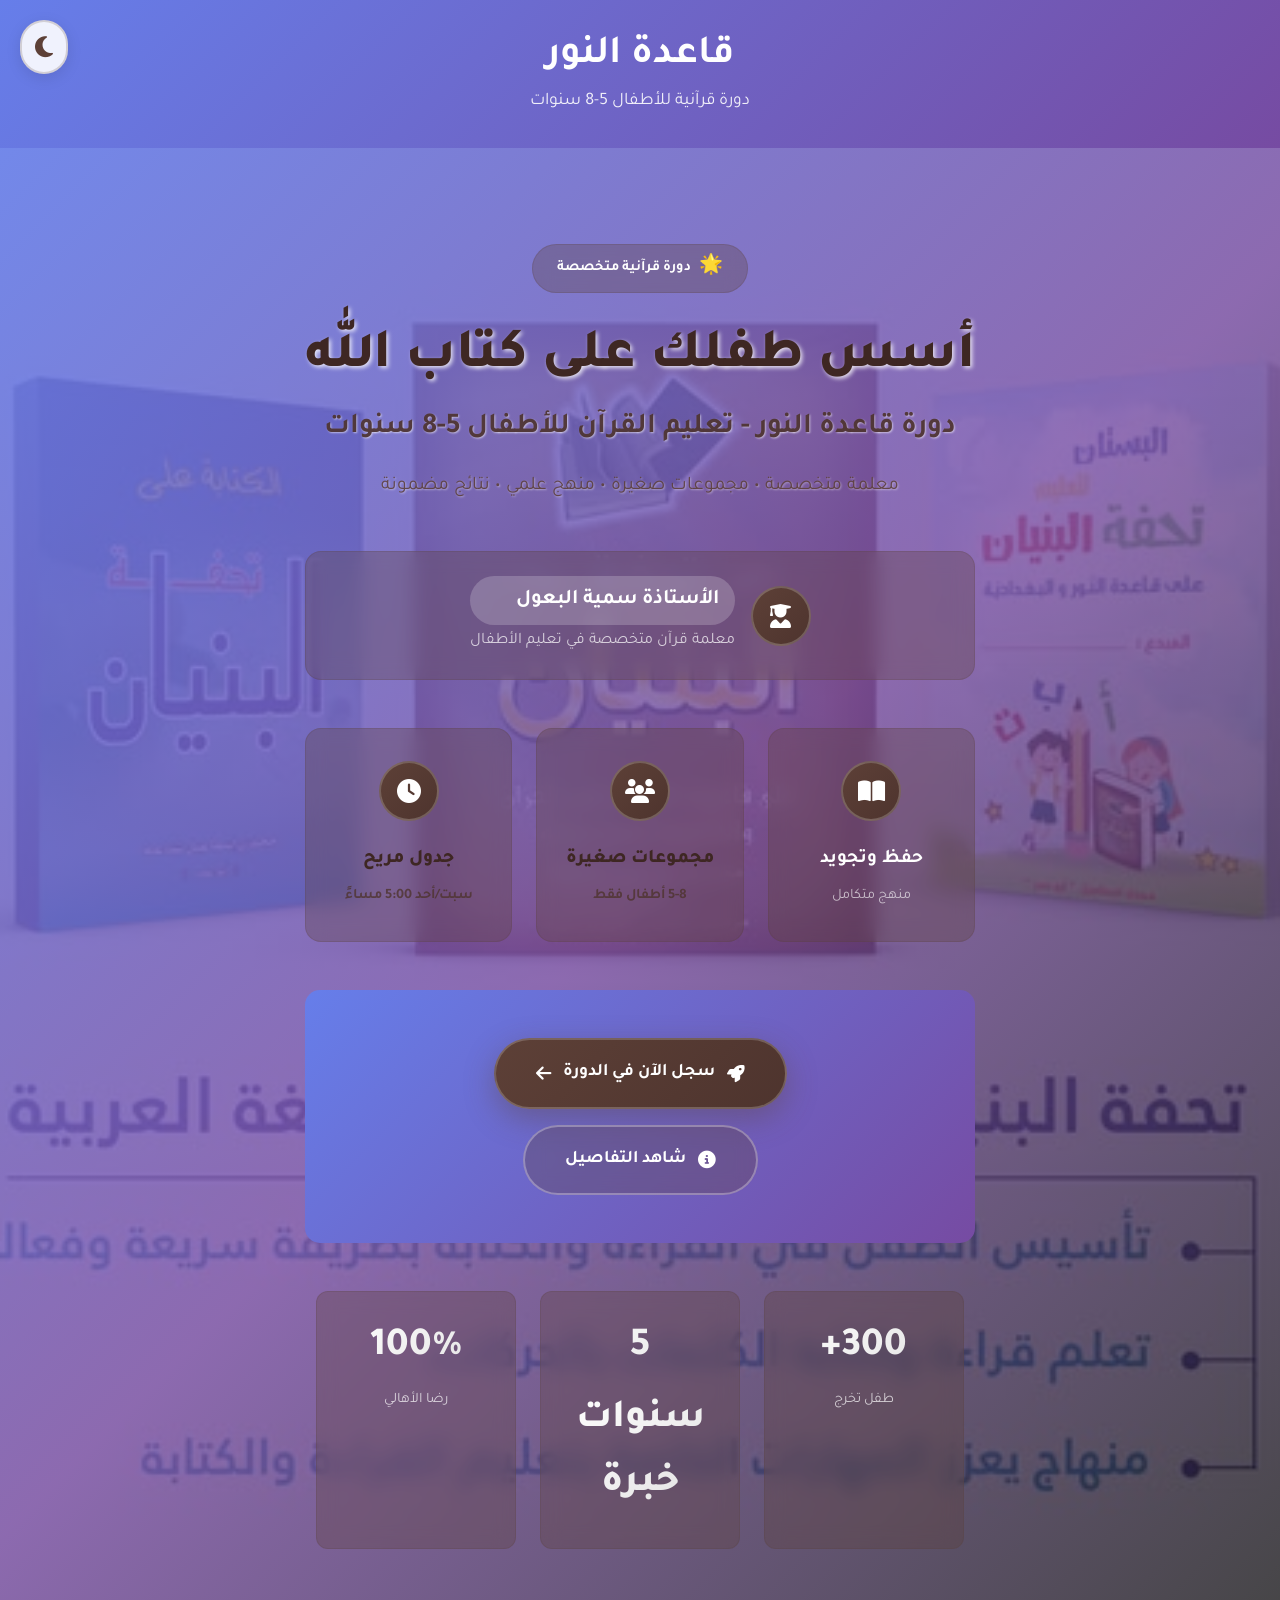
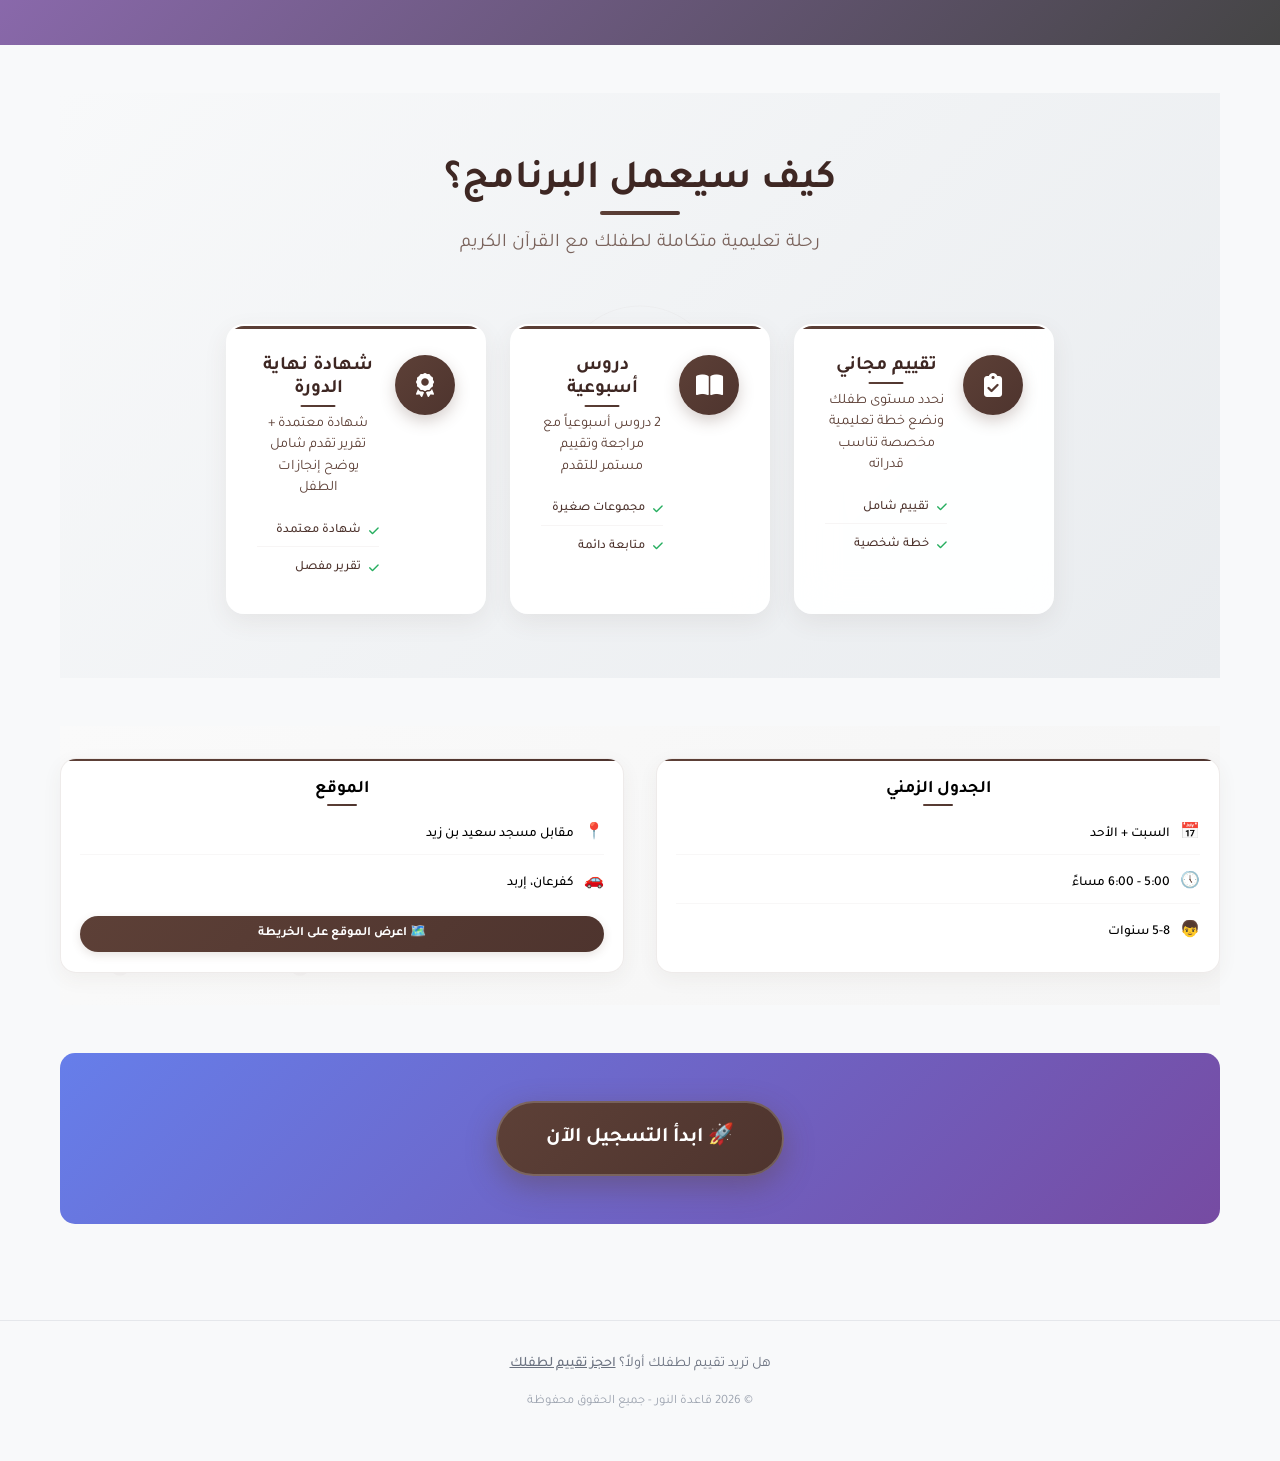
<file: index.html>
<!DOCTYPE html>
<html lang="ar" dir="rtl">
<head>
    <meta charset="UTF-8">
    <meta name="viewport" content="width=device-width, initial-scale=1.0">
    <title>قاعدة النور - تسجيل في الدورة</title>
    <link href="https://fonts.googleapis.com/css2?family=Tajawal:wght@300;400;500;700;800&display=swap" rel="stylesheet">
    <link rel="stylesheet" href="https://cdnjs.cloudflare.com/ajax/libs/font-awesome/6.4.0/css/all.min.css">
    <link rel="stylesheet" href="style.css">
    
    <style>
        /* Professional Hero Styles */
        .hero {
            position: relative;
            min-height: 100vh;
            display: flex;
            align-items: center;
            overflow: hidden;
        }
        
        .hero-background {
            position: absolute;
            top: 0;
            left: 0;
            width: 100%;
            height: 100%;
            z-index: 1;
        }
        
        .hero-image {
            width: 100%;
            height: 100%;
            object-fit: cover;
            object-position: center;
        }
        
        .hero-overlay {
            position: absolute;
            top: 0;
            left: 0;
            width: 100%;
            height: 100%;
            background: linear-gradient(135deg, 
                rgba(102, 126, 234, 0.9) 0%, 
                rgba(118, 75, 162, 0.8) 50%,
                rgba(0, 0, 0, 0.7) 100%
            );
        }
        
        .hero-content {
            position: relative;
            z-index: 2;
            color: #5D4037;
            text-align: center;
            max-width: 800px;
            margin: 0 auto;
            padding: 2rem;
        }
        
        .hero-badge {
            display: inline-flex;
            align-items: center;
            gap: 0.5rem;
            background: rgba(93, 64, 55, 0.3);
            backdrop-filter: blur(10px);
            padding: 0.5rem 1.5rem;
            border-radius: 50px;
            font-size: 0.9rem;
            font-weight: 600;
            margin-bottom: 2rem;
            border: 1px solid rgba(93, 64, 55, 0.2);
            color: white;
        }
        
        .hero-badge .badge-icon {
            font-size: 1.2rem;
        }
        
        .hero h1 {
            font-size: 3.5rem;
            font-weight: 800;
            margin-bottom: 1rem;
            line-height: 1.2;
            text-shadow: 2px 2px 4px rgba(255, 255, 255, 0.8);
            color: #3E2723;
        }
        
        .hero h2 {
            font-size: 1.8rem;
            font-weight: 600;
            margin-bottom: 1.5rem;
            opacity: 0.9;
            line-height: 1.4;
            color: #4E342E;
            text-shadow: 1px 1px 2px rgba(255, 255, 255, 0.6);
        }
        
        .hero-description {
            font-size: 1.2rem;
            margin-bottom: 3rem;
            opacity: 0.85;
            line-height: 1.6;
            color: #5D4037;
            text-shadow: 1px 1px 2px rgba(255, 255, 255, 0.5);
        }
        
        .teacher-info {
            display: flex;
            align-items: center;
            justify-content: center;
            gap: 1rem;
            margin-bottom: 3rem;
            background: rgba(93, 64, 55, 0.3);
            backdrop-filter: blur(10px);
            padding: 1.5rem;
            border-radius: 16px;
            border: 1px solid rgba(93, 64, 55, 0.2);
            color: white;
        }
        
        .teacher-avatar {
            width: 60px;
            height: 60px;
            background: linear-gradient(135deg, #5D4037 0%, #4E342E 100%);
            border-radius: 50%;
            display: flex;
            align-items: center;
            justify-content: center;
            font-size: 1.5rem;
            color: white;
            border: 2px solid rgba(255, 255, 255, 0.2);
        }
        
        .teacher-details {
            text-align: right;
        }
        
        .teacher-name {
            display: block;
            font-size: 1.3rem;
            font-weight: 700;
            margin-bottom: 0.25rem;
            color: white;
        }
        
        .teacher-title {
            font-size: 1rem;
            opacity: 0.9;
            color: rgba(255, 255, 255, 0.8);
        }
        
        .key-features {
            display: flex;
            justify-content: center;
            gap: 1.5rem;
            margin-bottom: 3rem;
            flex-wrap: wrap;
        }
        
        .feature {
            display: flex;
            flex-direction: column;
            align-items: center;
            text-align: center;
            background: rgba(93, 64, 55, 0.3);
            backdrop-filter: blur(10px);
            padding: 2rem 1.5rem;
            border-radius: 16px;
            border: 1px solid rgba(93, 64, 55, 0.2);
            transition: all 0.3s ease;
            color: white;
            flex: 1;
            min-width: 200px;
            max-width: 250px;
        }
        
        .feature:hover {
            transform: translateY(-5px);
            background: rgba(93, 64, 55, 0.4);
        }
        
        .feature-icon {
            width: 60px;
            height: 60px;
            background: linear-gradient(135deg, #5D4037 0%, #4E342E 100%);
            border-radius: 50%;
            display: flex;
            align-items: center;
            justify-content: center;
            font-size: 1.5rem;
            color: white;
            margin-bottom: 1rem;
            border: 2px solid rgba(255, 255, 255, 0.2);
        }
        
        .feature-title {
            display: block;
            font-size: 1.2rem;
            font-weight: 700;
            margin-bottom: 0.5rem;
            color: white;
        }
        
        .feature-desc {
            font-size: 0.9rem;
            opacity: 0.8;
            color: rgba(255, 255, 255, 0.8);
        }
        
        /* Special styling for location and time cards in light mode */
        body:not(.dark-mode) .feature:nth-child(2) .feature-title,
        body:not(.dark-mode) .feature:nth-child(3) .feature-title {
            color: #3E2723;
            font-weight: 800;
        }
        
        body:not(.dark-mode) .feature:nth-child(2) .feature-desc,
        body:not(.dark-mode) .feature:nth-child(3) .feature-desc {
            color: #4E342E;
            font-weight: 600;
        }
        
        .cta-section {
            margin-bottom: 3rem;
        }
        
        .cta-button {
            display: inline-flex;
            align-items: center;
            gap: 0.75rem;
            padding: 1.2rem 2.5rem;
            border-radius: 50px;
            text-decoration: none;
            font-weight: 700;
            font-size: 1.1rem;
            transition: all 0.3s ease;
            border: 2px solid transparent;
        }
        
        .cta-button.primary {
            background: linear-gradient(135deg, #5D4037 0%, #4E342E 100%);
            color: white;
            box-shadow: 0 10px 30px rgba(93, 64, 55, 0.4);
            border: 2px solid rgba(255, 255, 255, 0.2);
        }
        
        .cta-button.primary:hover {
            transform: translateY(-3px);
            box-shadow: 0 15px 40px rgba(93, 64, 55, 0.5);
            background: linear-gradient(135deg, #4E342E 0%, #3E2723 100%);
        }
        
        .cta-button.secondary {
            background: rgba(93, 64, 55, 0.3);
            color: white;
            border-color: rgba(255, 255, 255, 0.3);
            backdrop-filter: blur(10px);
        }
        
        .cta-button.secondary:hover {
            background: rgba(93, 64, 55, 0.4);
            transform: translateY(-2px);
        }
        
        .secondary-cta {
            margin-top: 1rem;
        }
        
        .hero-stats {
            display: flex;
            justify-content: center;
            gap: 1.5rem;
            margin-top: 3rem;
            flex-wrap: wrap;
        }
        
        .stat {
            text-align: center;
            background: rgba(93, 64, 55, 0.3);
            backdrop-filter: blur(10px);
            padding: 1.5rem;
            border-radius: 12px;
            border: 1px solid rgba(93, 64, 55, 0.2);
            color: white;
            flex: 1;
            min-width: 150px;
            max-width: 200px;
        }
        
        .stat-number {
            display: block;
            font-size: 2.5rem;
            font-weight: 800;
            margin-bottom: 0.5rem;
            background: linear-gradient(135deg, #ffffff 0%, #e0e0e0 100%);
            -webkit-background-clip: text;
            -webkit-text-fill-color: transparent;
            background-clip: text;
        }
        
        .stat-label {
            font-size: 0.9rem;
            opacity: 0.9;
            color: rgba(255, 255, 255, 0.8);
        }
        
        /* Theme Toggle Button */
        .theme-toggle {
            position: fixed;
            top: 20px;
            left: 20px;
            z-index: 1000;
            background: rgba(255, 255, 255, 0.9);
            backdrop-filter: blur(10px);
            border: 2px solid rgba(93, 64, 55, 0.2);
            border-radius: 50px;
            padding: 0.8rem;
            cursor: pointer;
            transition: all 0.3s ease;
            box-shadow: 0 4px 15px rgba(0, 0, 0, 0.1);
        }
        
        .theme-toggle:hover {
            transform: scale(1.1);
            box-shadow: 0 6px 20px rgba(0, 0, 0, 0.15);
        }
        
        .theme-toggle i {
            font-size: 1.5rem;
            color: #5D4037;
            transition: all 0.3s ease;
        }
        
        /* Dark Mode Styles */
        body.dark-mode {
            background: #1a1a1a;
            color: #e0e0e0;
        }
        
        body.dark-mode .hero {
            background: linear-gradient(135deg, 
                rgba(26, 26, 26, 0.95) 0%, 
                rgba(45, 45, 45, 0.9) 50%,
                rgba(0, 0, 0, 0.95) 100%
            );
        }
        
        body.dark-mode .hero-content {
            color: #e0e0e0;
        }
        
        body.dark-mode .hero-badge {
            background: rgba(224, 224, 224, 0.15);
            border-color: rgba(224, 224, 224, 0.2);
            color: #e0e0e0;
        }
        
        body.dark-mode .hero h1 {
            color: #ffffff;
            text-shadow: 2px 2px 4px rgba(0, 0, 0, 0.8);
        }
        
        body.dark-mode .hero h2 {
            color: #e0e0e0;
            text-shadow: 1px 1px 2px rgba(0, 0, 0, 0.6);
        }
        
        body.dark-mode .hero-description {
            color: #bdbdbd;
            text-shadow: 1px 1px 2px rgba(0, 0, 0, 0.5);
        }
        
        body.dark-mode .teacher-info {
            background: rgba(224, 224, 224, 0.1);
            border-color: rgba(224, 224, 224, 0.15);
            color: #e0e0e0;
        }
        
        body.dark-mode .teacher-name {
            color: #ffffff;
        }
        
        body.dark-mode .teacher-title {
            color: #bdbdbd;
        }
        
        body.dark-mode .feature {
            background: rgba(224, 224, 224, 0.1);
            border-color: rgba(224, 224, 224, 0.15);
            color: #e0e0e0;
        }
        
        body.dark-mode .feature:hover {
            background: rgba(224, 224, 224, 0.15);
        }
        
        body.dark-mode .feature-title {
            color: #ffffff;
        }
        
        body.dark-mode .feature-desc {
            color: #bdbdbd;
        }
        
        body.dark-mode .stat {
            background: rgba(224, 224, 224, 0.1);
            border-color: rgba(224, 224, 224, 0.15);
            color: #e0e0e0;
        }
        
        body.dark-mode .stat-label {
            color: #bdbdbd;
        }
        
        body.dark-mode .cta-button.secondary {
            background: rgba(224, 224, 224, 0.15);
            color: #e0e0e0;
            border-color: rgba(224, 224, 224, 0.3);
        }
        
        body.dark-mode .cta-button.secondary:hover {
            background: rgba(224, 224, 224, 0.2);
        }
        
        body.dark-mode .theme-toggle {
            background: rgba(45, 45, 45, 0.9);
            border-color: rgba(224, 224, 224, 0.2);
        }
        
        body.dark-mode .theme-toggle i {
            color: #ffd54f;
        }
        
        /* Professional How It Works Section */
        .how-it-works {
            padding: 4rem 0;
            background: linear-gradient(135deg, #f8f9fa 0%, #e9ecef 100%);
            position: relative;
            overflow: hidden;
        }
        
        .how-it-works::before {
            content: '';
            position: absolute;
            top: 0;
            left: 0;
            right: 0;
            bottom: 0;
            background: url('data:image/svg+xml,<svg xmlns="http://www.w3.org/2000/svg" viewBox="0 0 100 100"><circle cx="50" cy="50" r="40" fill="none" stroke="%235D4037" stroke-width="0.5" opacity="0.1"/><circle cx="50" cy="50" r="30" fill="none" stroke="%235D4037" stroke-width="0.5" opacity="0.1"/><circle cx="50" cy="50" r="20" fill="none" stroke="%235D4037" stroke-width="0.5" opacity="0.1"/></svg>') no-repeat center;
            background-size: 200px;
            opacity: 0.3;
        }
        
        .section-header {
            text-align: center;
            margin-bottom: 4rem;
            position: relative;
            z-index: 2;
        }
        
        .section-header h2 {
            font-size: 2.5rem;
            font-weight: 700;
            color: #3E2723;
            margin-bottom: 1rem;
            position: relative;
        }
        
        .section-header h2::after {
            content: '';
            position: absolute;
            bottom: -10px;
            left: 50%;
            transform: translateX(-50%);
            width: 80px;
            height: 4px;
            background: linear-gradient(135deg, #5D4037 0%, #4E342E 100%);
            border-radius: 2px;
        }
        
        .section-header p {
            font-size: 1.2rem;
            color: #5D4037;
            opacity: 0.8;
            margin-top: 1.5rem;
        }
        
        .steps {
            display: flex;
            justify-content: center;
            gap: 1.5rem;
            position: relative;
            z-index: 2;
            flex-wrap: wrap;
        }
        
        .step {
            background: rgba(255, 255, 255, 0.95);
            backdrop-filter: blur(20px);
            border-radius: 18px;
            padding: 1.8rem;
            box-shadow: 0 8px 25px rgba(93, 64, 55, 0.08);
            transition: all 0.4s ease;
            position: relative;
            overflow: hidden;
            border: 2px solid transparent;
            flex: 0 0 260px;
        }
        
        .step::before {
            content: '';
            position: absolute;
            top: 0;
            left: 0;
            right: 0;
            height: 3px;
            background: linear-gradient(135deg, #5D4037 0%, #4E342E 100%);
        }
        
        .step:hover {
            transform: translateY(-8px);
            box-shadow: 0 15px 35px rgba(93, 64, 55, 0.15);
            border-color: rgba(93, 64, 55, 0.2);
        }
        
        .step-number {
            width: 60px;
            height: 60px;
            background: linear-gradient(135deg, #5D4037 0%, #4E342E 100%);
            border-radius: 50%;
            display: flex;
            align-items: center;
            justify-content: center;
            margin: 0 auto 1.5rem;
            font-size: 1.5rem;
            color: white;
            position: relative;
            box-shadow: 0 6px 15px rgba(93, 64, 55, 0.25);
        }
        
        .step-number i {
            animation: pulse 2s ease-in-out infinite;
        }
        
        @keyframes pulse {
            0%, 100% { transform: scale(1); }
            50% { transform: scale(1.1); }
        }
        
        .step-content h3 {
            font-size: 1.2rem;
            font-weight: 700;
            color: #3E2723;
            margin-bottom: 0.8rem;
            text-align: center;
            position: relative;
        }
        
        .step-content h3::after {
            content: '';
            position: absolute;
            bottom: -6px;
            left: 50%;
            transform: translateX(-50%);
            width: 35px;
            height: 2px;
            background: linear-gradient(135deg, #5D4037 0%, #4E342E 100%);
            border-radius: 1px;
        }
        
        .step-content p {
            font-size: 0.9rem;
            color: #5D4037;
            line-height: 1.5;
            margin-bottom: 1rem;
            text-align: center;
        }
        
        .step-features {
            display: flex;
            flex-direction: column;
            gap: 0.4rem;
        }
        
        .step-feature {
            display: flex;
            align-items: center;
            gap: 0.5rem;
            font-size: 0.8rem;
            color: #4E342E;
            font-weight: 500;
            padding: 0.3rem 0;
            border-bottom: 1px solid rgba(93, 64, 55, 0.05);
            transition: all 0.3s ease;
        }
        
        .step-feature:last-child {
            border-bottom: none;
        }
        
        .step-feature:hover {
            padding-right: 0.3rem;
            background: rgba(93, 64, 55, 0.02);
            border-radius: 6px;
        }
        
        .step-feature i {
            color: #27ae60;
            font-size: 0.7rem;
        }
        
        /* Dark mode for how-it-works */
        body.dark-mode .how-it-works {
            background: linear-gradient(135deg, #2d2d2d 0%, #1a1a1a 100%);
        }
        
        body.dark-mode .section-header h2 {
            color: #ffffff;
        }
        
        body.dark-mode .section-header p {
            color: #bdbdbd;
        }
        
        body.dark-mode .step {
            background: rgba(45, 45, 45, 0.9);
            border-color: rgba(224, 224, 224, 0.1);
        }
        
        body.dark-mode .step:hover {
            border-color: rgba(224, 224, 224, 0.2);
        }
        
        body.dark-mode .step-content h3 {
            color: #ffffff;
        }
        
        body.dark-mode .step-content p {
            color: #e0e0e0;
        }
        
        body.dark-mode .step-feature {
            color: #bdbdbd;
            border-bottom-color: rgba(224, 224, 224, 0.05);
        }
        
        body.dark-mode .step-feature:hover {
            background: rgba(224, 224, 224, 0.02);
        }
        
        /* Schedule and Location Section Styling */
        .schedule-location {
            padding: 2rem 0;
            background: linear-gradient(135deg, #fafafa 0%, #f5f5f5 100%);
            position: relative;
        }
        
        .schedule-location::before {
            content: '';
            position: absolute;
            top: 0;
            left: 0;
            right: 0;
            bottom: 0;
            background: url('data:image/svg+xml,<svg xmlns="http://www.w3.org/2000/svg" viewBox="0 0 100 100"><circle cx="20" cy="20" r="3" fill="%235D4037" opacity="0.05"/><circle cx="80" cy="20" r="3" fill="%235D4037" opacity="0.05"/><circle cx="20" cy="80" r="3" fill="%235D4037" opacity="0.05"/><circle cx="80" cy="80" r="3" fill="%235D4037" opacity="0.05"/></svg>') no-repeat;
            background-size: 300px;
            opacity: 0.5;
        }
        
        .schedule-location .container {
            display: flex;
            justify-content: center;
            gap: 1rem;
            position: relative;
            z-index: 2;
            flex-wrap: wrap;
        }
        
        .schedule, .location {
            background: rgba(255, 255, 255, 0.95);
            backdrop-filter: blur(20px);
            padding: 1.2rem;
            border-radius: 16px;
            border: 1px solid rgba(93, 64, 55, 0.1);
            transition: all 0.4s ease;
            box-shadow: 0 6px 20px rgba(93, 64, 55, 0.06);
            flex: 0 0 220px;
            position: relative;
            overflow: hidden;
        }
        
        .schedule::before, .location::before {
            content: '';
            position: absolute;
            top: 0;
            left: 0;
            right: 0;
            height: 2px;
            background: linear-gradient(135deg, #5D4037 0%, #4E342E 100%);
        }
        
        .schedule:hover, .location:hover {
            transform: translateY(-6px);
            box-shadow: 0 12px 25px rgba(93, 64, 55, 0.12);
            border-color: rgba(93, 64, 55, 0.15);
        }
        
        .schedule h3, .location h3 {
            font-size: 1.1rem;
            font-weight: 700;
            color: #000000;
            margin-bottom: 1rem;
            text-align: center;
            position: relative;
        }
        
        .schedule h3::after, .location h3::after {
            content: '';
            position: absolute;
            bottom: -6px;
            left: 50%;
            transform: translateX(-50%);
            width: 30px;
            height: 2px;
            background: linear-gradient(135deg, #5D4037 0%, #4E342E 100%);
            border-radius: 1px;
        }
        
        .time-info div, .location-info div {
            display: flex;
            align-items: center;
            gap: 0.6rem;
            margin-bottom: 0.6rem;
            font-size: 0.85rem;
            color: #000000;
            font-weight: 500;
            padding: 0.4rem 0;
            border-bottom: 1px solid rgba(93, 64, 55, 0.04);
            transition: all 0.3s ease;
        }
        
        .time-info div:last-child, .location-info div:last-child {
            border-bottom: none;
            margin-bottom: 0;
        }
        
        .time-info div:hover, .location-info div:hover {
            padding-right: 0.4rem;
            background: rgba(93, 64, 55, 0.02);
            border-radius: 6px;
        }
        
        .icon {
            font-size: 1rem;
            width: 20px;
            text-align: center;
        }
        
        .map-link {
            display: inline-flex;
            align-items: center;
            justify-content: center;
            gap: 0.4rem;
            padding: 0.5rem 1rem;
            background: linear-gradient(135deg, #5D4037 0%, #4E342E 100%);
            color: white;
            text-decoration: none;
            border-radius: 20px;
            font-weight: 600;
            font-size: 0.8rem;
            transition: all 0.3s ease;
            margin-top: 0.8rem;
            width: 100%;
            box-shadow: 0 3px 10px rgba(93, 64, 55, 0.15);
        }
        
        .map-link:hover {
            transform: translateY(-2px);
            box-shadow: 0 6px 15px rgba(93, 64, 55, 0.25);
            background: linear-gradient(135deg, #4E342E 0%, #3E2723 100%);
        }
        
        /* Dark mode for schedule-location */
        body.dark-mode .schedule-location {
            background: linear-gradient(135deg, #2d2d2d 0%, #1a1a1a 100%);
        }
        
        body.dark-mode .schedule, 
        body.dark-mode .location {
            background: rgba(45, 45, 45, 0.9);
            border-color: rgba(224, 224, 224, 0.1);
        }
        
        body.dark-mode .schedule h3, 
        body.dark-mode .location h3 {
            color: #ffffff;
        }
        
        body.dark-mode .time-info div, 
        body.dark-mode .location-info div {
            color: #e0e0e0;
            border-bottom-color: rgba(224, 224, 224, 0.05);
        }
        
        body.dark-mode .time-info div:hover, 
        body.dark-mode .location-info div:hover {
            background: rgba(224, 224, 224, 0.02);
        }
        
        body.dark-mode .map-link {
            background: linear-gradient(135deg, #6D4C41 0%, #5D4037 100%);
        }
        
        body.dark-mode .map-link:hover {
            background: linear-gradient(135deg, #5D4037 0%, #4E342E 100%);
        }
        
        /* Responsive Design */
        @media (max-width: 768px) {
            .hero h1 {
                font-size: 2.5rem;
            }
            
            .hero h2 {
                font-size: 1.4rem;
            }
            
            .hero-description {
                font-size: 1rem;
            }
            
            .teacher-info {
                flex-direction: column;
                text-align: center;
            }
            
            .teacher-details {
                text-align: center;
            }
            
            .key-features {
                grid-template-columns: 1fr;
                gap: 1rem;
            }
            
            .hero-stats {
                grid-template-columns: 1fr;
                gap: 1rem;
            }
            
            .cta-button {
                padding: 1rem 2rem;
                font-size: 1rem;
            }
        }
    </style>
</head>
<body>
    <!-- Theme Toggle Button -->
    <button class="theme-toggle" onclick="toggleTheme()" aria-label="Toggle dark/light mode">
        <i class="fas fa-moon" id="theme-icon"></i>
    </button>
    
    <!-- Header بسيط -->
    <header class="page-header">
        <div class="container">
            <h1>قاعدة النور</h1>
            <p class="subtitle">دورة قرآنية للأطفال 5-8 سنوات</p>
        </div>
    </header>

    <!-- Hero احترافي مع صورة الكتاب -->
    <section class="hero">
        <div class="hero-background">
            <img src="book.jpg" alt="كتاب قرآن" class="hero-image">
            <div class="hero-overlay"></div>
        </div>
        <div class="container">
            <div class="hero-content">
                <div class="hero-badge">
                    <span class="badge-icon">🌟</span>
                    <span>دورة قرآنية متخصصة</span>
                </div>
                <h1>أسس طفلك على كتاب الله</h1>
                <h2>دورة قاعدة النور - تعليم القرآن للأطفال 5-8 سنوات</h2>
                
                <p class="hero-description">
                    معلمة متخصصة • مجموعات صغيرة • منهج علمي • نتائج مضمونة
                </p>

                <!-- المعلمة -->
                <div class="teacher-info">
                    <div class="teacher-avatar">
                        <i class="fas fa-user-graduate"></i>
                    </div>
                    <div class="teacher-details">
                        <span class="teacher-name">الأستاذة سمية البعول</span>
                        <span class="teacher-title">معلمة قرآن متخصصة في تعليم الأطفال</span>
                    </div>
                </div>

                <!-- المميزات الرئيسية -->
                <div class="key-features">
                    <div class="feature">
                        <div class="feature-icon">
                            <i class="fas fa-book-open"></i>
                        </div>
                        <div class="feature-content">
                            <span class="feature-title">حفظ وتجويد</span>
                            <span class="feature-desc">منهج متكامل</span>
                        </div>
                    </div>
                    <div class="feature">
                        <div class="feature-icon">
                            <i class="fas fa-users"></i>
                        </div>
                        <div class="feature-content">
                            <span class="feature-title">مجموعات صغيرة</span>
                            <span class="feature-desc">5-8 أطفال فقط</span>
                        </div>
                    </div>
                    <div class="feature">
                        <div class="feature-icon">
                            <i class="fas fa-clock"></i>
                        </div>
                        <div class="feature-content">
                            <span class="feature-title">جدول مريح</span>
                            <span class="feature-desc">سبت/أحد 5:00 مساءً</span>
                        </div>
                    </div>
                </div>

                <!-- CTA الرئيسي -->
                <div class="cta-section">
                    <a href="form.html" class="cta-button primary" onclick="trackEvent('cta_click', {action: 'register_now'})">
                        <i class="fas fa-rocket"></i>
                        <span>سجل الآن في الدورة</span>
                        <i class="fas fa-arrow-left"></i>
                    </a>
                    <div class="secondary-cta">
                        <a href="#details" class="cta-button secondary" onclick="trackEvent('cta_click', {action: 'view_details'})">
                            <i class="fas fa-info-circle"></i>
                            <span>شاهد التفاصيل</span>
                        </a>
                    </div>
                </div>
                
                <!-- إحصائيات سريعة -->
                <div class="hero-stats">
                    <div class="stat">
                        <span class="stat-number">300+</span>
                        <span class="stat-label">طفل تخرج</span>
                    </div>
                    <div class="stat">
                        <span class="stat-number">5</span>
                        <span class="stat-number">سنوات خبرة</span>
                    </div>
                    <div class="stat">
                        <span class="stat-number">100%</span>
                        <span class="stat-label">رضا الأهالي</span>
                    </div>
                </div>
            </div>
        </div>
    </section>

    <!-- تفاصيل مختصرة -->
    <main class="main-content" id="details">
        <div class="container">
            <!-- كيف يعمل -->
            <section class="how-it-works">
                <div class="section-header">
                    <h2>كيف سيعمل البرنامج؟</h2>
                    <p>رحلة تعليمية متكاملة لطفلك مع القرآن الكريم</p>
                </div>
                <div class="steps">
                    <div class="step">
                        <div class="step-number">
                            <i class="fas fa-clipboard-check"></i>
                        </div>
                        <div class="step-content">
                            <h3>تقييم مجاني</h3>
                            <p>نحدد مستوى طفلك ونضع خطة تعليمية مخصصة تناسب قدراته</p>
                            <div class="step-features">
                                <span class="step-feature"><i class="fas fa-check"></i> تقييم شامل</span>
                                <span class="step-feature"><i class="fas fa-check"></i> خطة شخصية</span>
                            </div>
                        </div>
                    </div>
                    
                    <div class="step">
                        <div class="step-number">
                            <i class="fas fa-book-open"></i>
                        </div>
                        <div class="step-content">
                            <h3>دروس أسبوعية</h3>
                            <p>2 دروس أسبوعياً مع مراجعة وتقييم مستمر للتقدم</p>
                            <div class="step-features">
                                <span class="step-feature"><i class="fas fa-check"></i> مجموعات صغيرة</span>
                                <span class="step-feature"><i class="fas fa-check"></i> متابعة دائمة</span>
                            </div>
                        </div>
                    </div>
                    
                    <div class="step">
                        <div class="step-number">
                            <i class="fas fa-award"></i>
                        </div>
                        <div class="step-content">
                            <h3>شهادة نهاية الدورة</h3>
                            <p>شهادة معتمدة + تقرير تقدم شامل يوضح إنجازات الطفل</p>
                            <div class="step-features">
                                <span class="step-feature"><i class="fas fa-check"></i> شهادة معتمدة</span>
                                <span class="step-feature"><i class="fas fa-check"></i> تقرير مفصل</span>
                            </div>
                        </div>
                    </div>
                </div>
            </section>

            <!-- جدول ومكان -->
            <section class="schedule-location">
                <div class="schedule">
                    <h3>الجدول الزمني</h3>
                    <div class="time-info">
                        <div><span class="icon">📅</span> السبت + الأحد</div>
                        <div><span class="icon">🕔</span> 5:00 - 6:00 مساءً</div>
                        <div><span class="icon">👦</span> 5-8 سنوات</div>
                    </div>
                </div>
                <div class="location">
                    <h3>الموقع</h3>
                    <div class="location-info">
                        <div><span class="icon">📍</span> مقابل مسجد سعيد بن زيد</div>
                        <div><span class="icon">🚗</span> كفرعان، إربد</div>
                    </div>
                    <a href="https://maps.google.com/?q=كفرعان،إربد" target="_blank" class="map-link">
                        🗺️ اعرض الموقع على الخريطة
                    </a>
                </div>
            </section>

            <!-- CTA نهائي -->
            <section class="cta-section">
                <div class="container">
                    <a href="form.html" class="cta-button primary" style="font-size: 1.3rem; padding: 1.2rem 3rem;">
                        🚀 ابدأ التسجيل الآن
                    </a>
                </div>
            </section>
        </div>
    </main>

    <!-- Footer مع التقييم الفرعي -->
    <footer style="background: #f8f9fa; padding: 2rem 0; text-align: center; border-top: 1px solid #e5e7eb;">
        <div class="container">
            <p style="color: #6b7280; font-size: 0.9rem; margin-bottom: 1rem;">
                هل تريد تقييم لطفلك أولاً؟ 
                <a href="javascript:window.open('https://wa.me/962791951134?text=مرحبا، أريد حجز تقييم مجاني لطفلي', '_blank')" 
                   style="color: #6b7280; text-decoration: underline; font-weight: 500;" 
                   onclick="trackEvent('secondary_cta', {action: 'book_assessment'})">
                   احجز تقييم لطفلك
                </a>
            </p>
            <p style="color: #9ca3af; font-size: 0.8rem;">© 2026 قاعدة النور - جميع الحقوق محفوظة</p>
        </div>
    </footer>

    <script src="script.js"></script>
    
    <!-- Theme Toggle JavaScript -->
    <script>
        // Theme Toggle Functionality
        function toggleTheme() {
            const body = document.body;
            const themeIcon = document.getElementById('theme-icon');
            
            body.classList.toggle('dark-mode');
            
            if (body.classList.contains('dark-mode')) {
                themeIcon.classList.remove('fa-moon');
                themeIcon.classList.add('fa-sun');
                localStorage.setItem('theme', 'dark');
            } else {
                themeIcon.classList.remove('fa-sun');
                themeIcon.classList.add('fa-moon');
                localStorage.setItem('theme', 'light');
            }
        }
        
        // Load saved theme on page load
        document.addEventListener('DOMContentLoaded', function() {
            const savedTheme = localStorage.getItem('theme');
            const themeIcon = document.getElementById('theme-icon');
            
            if (savedTheme === 'dark') {
                document.body.classList.add('dark-mode');
                themeIcon.classList.remove('fa-moon');
                themeIcon.classList.add('fa-sun');
            }
        });
    </script>
</body>
</html>
</file>
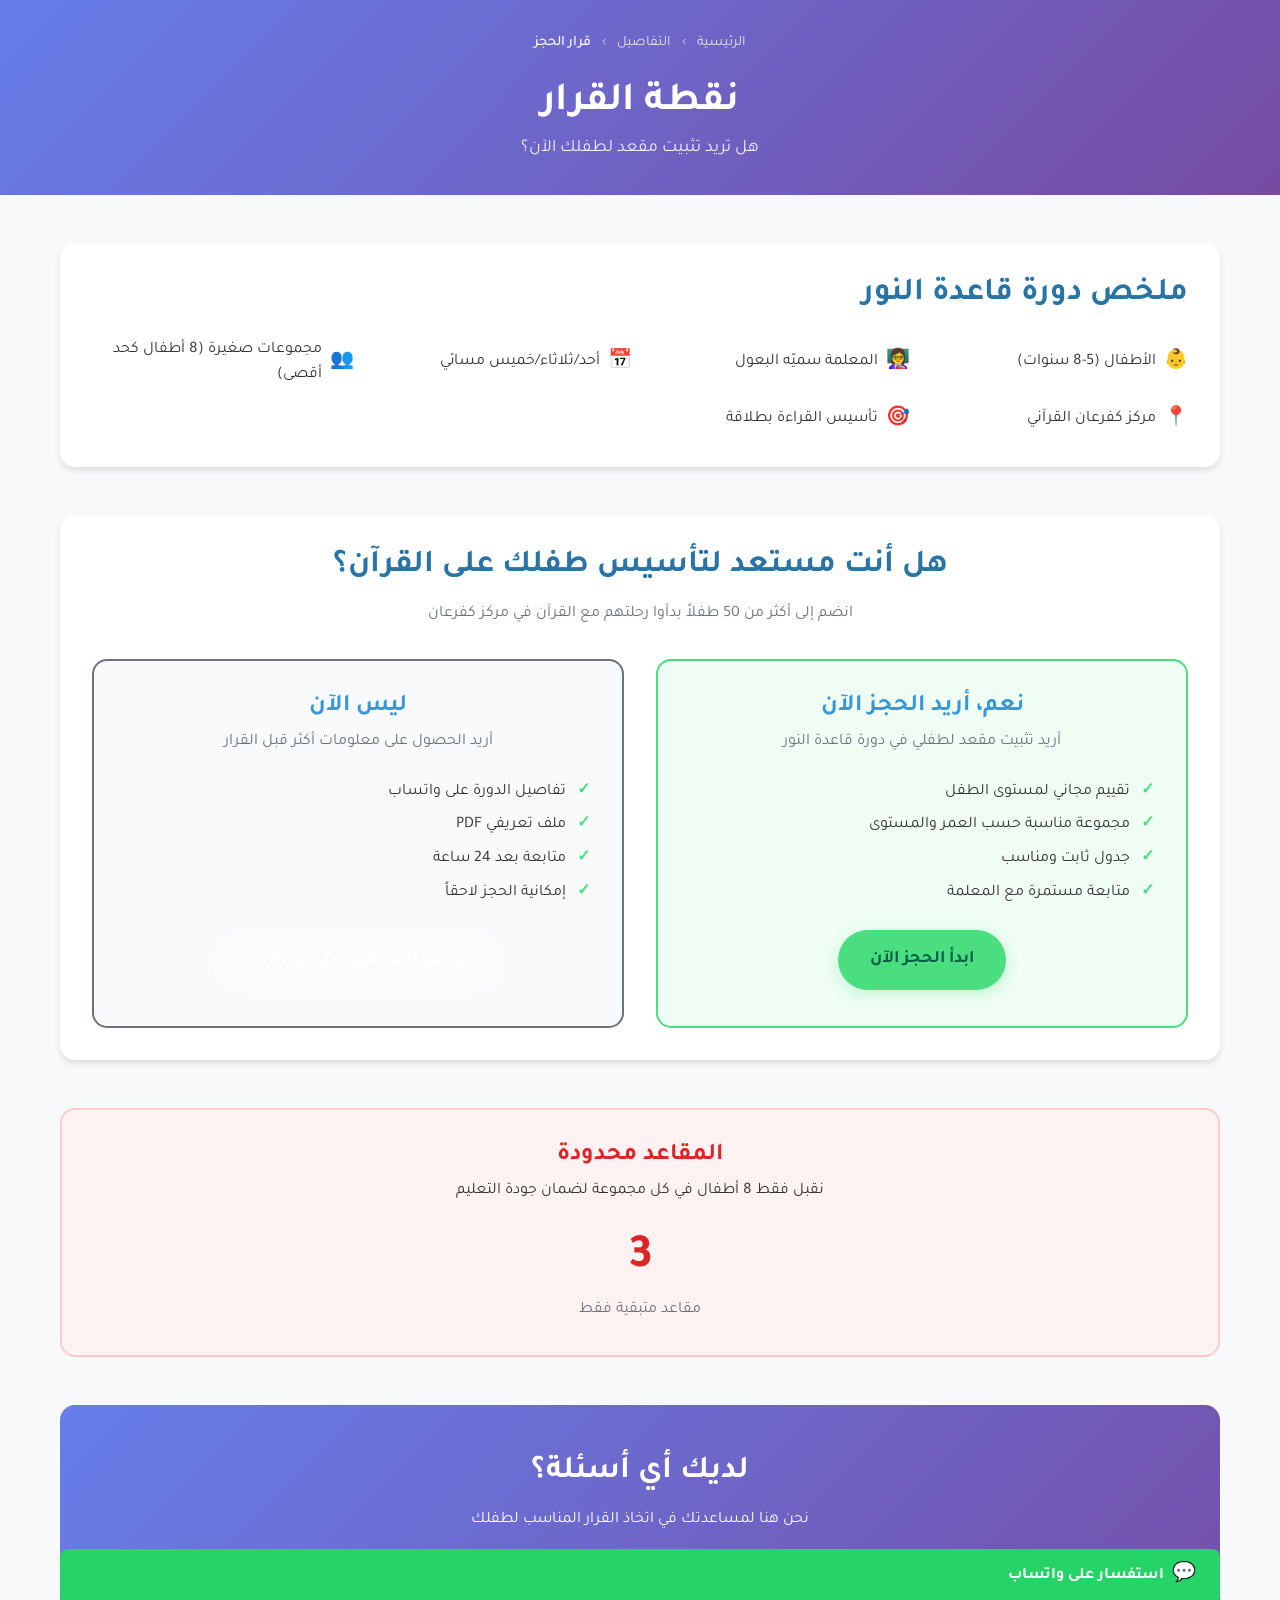
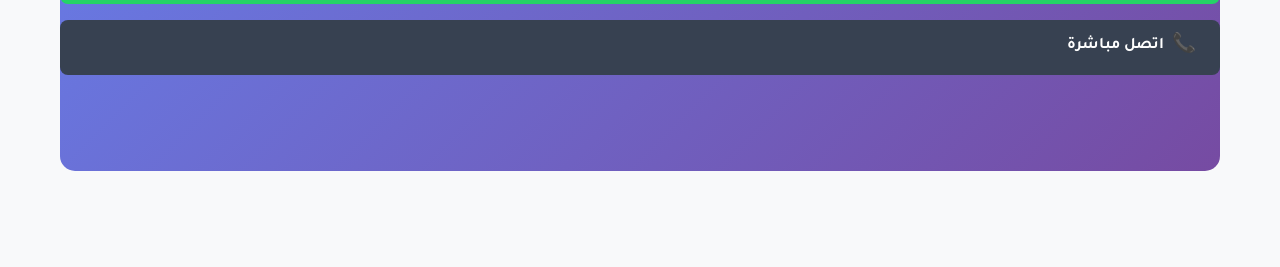
<file: bottom.html>
<!DOCTYPE html>
<html lang="ar" dir="rtl">
<head>
    <meta charset="UTF-8">
    <meta name="viewport" content="width=device-width, initial-scale=1.0">
    <title>قرار الحجز - دورة قاعدة النور</title>
    <meta name="description" content="نقطة القرار النهائية لحجز مقعد في دورة قاعدة النور لتأسيس الأطفال على القرآن">
    <link rel="stylesheet" href="style.css">
    <link href="https://fonts.googleapis.com/css2?family=Tajawal:wght@400;500;700&display=swap" rel="stylesheet">
</head>
<body>
    <header class="page-header">
        <div class="container">
            <nav class="breadcrumb">
                <a href="index.html">الرئيسية</a>
                <span class="separator">›</span>
                <a href="middleFirst.html">التفاصيل</a>
                <span class="separator">›</span>
                <span class="current">قرار الحجز</span>
            </nav>
            <h1>نقطة القرار</h1>
            <p class="subtitle">هل تريد تثبيت مقعد لطفلك الآن؟</p>
        </div>
    </header>
    
    <main class="main-content">
        <div class="container">
            <section class="decision-summary">
                <div class="summary-card">
                    <h2>ملخص دورة قاعدة النور</h2>
                    <div class="summary-items">
                        <div class="summary-item">
                            <span class="icon">👶</span>
                            <span>الأطفال (5-8 سنوات)</span>
                        </div>
                        <div class="summary-item">
                            <span class="icon">👩‍🏫</span>
                            <span>المعلمة سميّه البعول</span>
                        </div>
                        <div class="summary-item">
                            <span class="icon">📅</span>
                            <span>أحد/ثلاثاء/خميس مسائي</span>
                        </div>
                        <div class="summary-item">
                            <span class="icon">👥</span>
                            <span>مجموعات صغيرة (8 أطفال كحد أقصى)</span>
                        </div>
                        <div class="summary-item">
                            <span class="icon">📍</span>
                            <span>مركز كفرعان القرآني</span>
                        </div>
                        <div class="summary-item">
                            <span class="icon">🎯</span>
                            <span>تأسيس القراءة بطلاقة</span>
                        </div>
                    </div>
                </div>
            </section>
            
            <section class="decision-question">
                <div class="question-card">
                    <h2>هل أنت مستعد لتأسيس طفلك على القرآن؟</h2>
                    <p class="question-subtitle">انضم إلى أكثر من 50 طفلاً بدأوا رحلتهم مع القرآن في مركز كفرعان</p>
                    
                    <div class="decision-options">
                        <div class="option-card primary">
                            <div class="option-header">
                                <h3>نعم، أريد الحجز الآن</h3>
                                <p>أريد تثبيت مقعد لطفلي في دورة قاعدة النور</p>
                            </div>
                            <div class="option-benefits">
                                <ul>
                                    <li>تقييم مجاني لمستوى الطفل</li>
                                    <li>مجموعة مناسبة حسب العمر والمستوى</li>
                                    <li>جدول ثابت ومناسب</li>
                                    <li>متابعة مستمرة مع المعلمة</li>
                                </ul>
                            </div>
                            <a href="form.html" class="cta-button primary" onclick="trackEvent('decision_yes')">
                                ابدأ الحجز الآن
                            </a>
                        </div>
                        
                        <div class="option-card secondary">
                            <div class="option-header">
                                <h3>ليس الآن</h3>
                                <p>أريد الحصول على معلومات أكثر قبل القرار</p>
                            </div>
                            <div class="option-benefits">
                                <ul>
                                    <li>تفاصيل الدورة على واتساب</li>
                                    <li>ملف تعريفي PDF</li>
                                    <li>متابعة بعد 24 ساعة</li>
                                    <li>إمكانية الحجز لاحقاً</li>
                                </ul>
                            </div>
                            <a href="postFunnel.html" class="cta-button secondary" onclick="trackEvent('decision_no')">
                                أرسلوا التفاصيل على واتساب
                            </a>
                        </div>
                    </div>
                </div>
            </section>
            
            <section class="urgency-section">
                <div class="urgency-card">
                    <div class="urgency-content">
                        <h3>المقاعد محدودة</h3>
                        <p>نقبل فقط 8 أطفال في كل مجموعة لضمان جودة التعليم</p>
                        <div class="spots-remaining">
                            <span class="spots-number">3</span>
                            <span class="spots-text">مقاعد متبقية فقط</span>
                        </div>
                    </div>
                </div>
            </section>
            
            <section class="final-cta">
                <div class="cta-content">
                    <h2>لديك أي أسئلة؟</h2>
                    <p>نحن هنا لمساعدتك في اتخاذ القرار المناسب لطفلك</p>
                    <div class="contact-options">
                        <a href="https://wa.me/962791951134?text=أريد الاستفسار عن دورة قاعدة النور قبل الحجز" 
                           class="contact-button whatsapp" 
                           onclick="trackEvent('whatsapp_click')">
                            <span class="icon">💬</span>
                            <span>استفسار على واتساب</span>
                        </a>
                        <a href="tel:+962791951134" 
                           class="contact-button phone" 
                           onclick="trackEvent('phone_click')">
                            <span class="icon">📞</span>
                            <span>اتصل مباشرة</span>
                        </a>
                    </div>
                </div>
            </section>
        </div>
    </main>
    
    <script>
        // Analytics tracking
        function trackEvent(eventName) {
            if (typeof gtag !== 'undefined') {
                gtag('event', eventName);
            }
            console.log('Event tracked:', eventName);
        }
        
        // Track page view
        document.addEventListener('DOMContentLoaded', function() {
            trackEvent('page_view');
            
            // Simulate spots remaining countdown
            const spotsElement = document.querySelector('.spots-number');
            let spots = 3;
            
            // Optional: Add urgency with countdown
            setInterval(() => {
                if (spots > 1 && Math.random() > 0.7) {
                    spots--;
                    spotsElement.textContent = spots;
                }
            }, 30000); // Update every 30 seconds
        });
    </script>
</body>
</html>
</file>
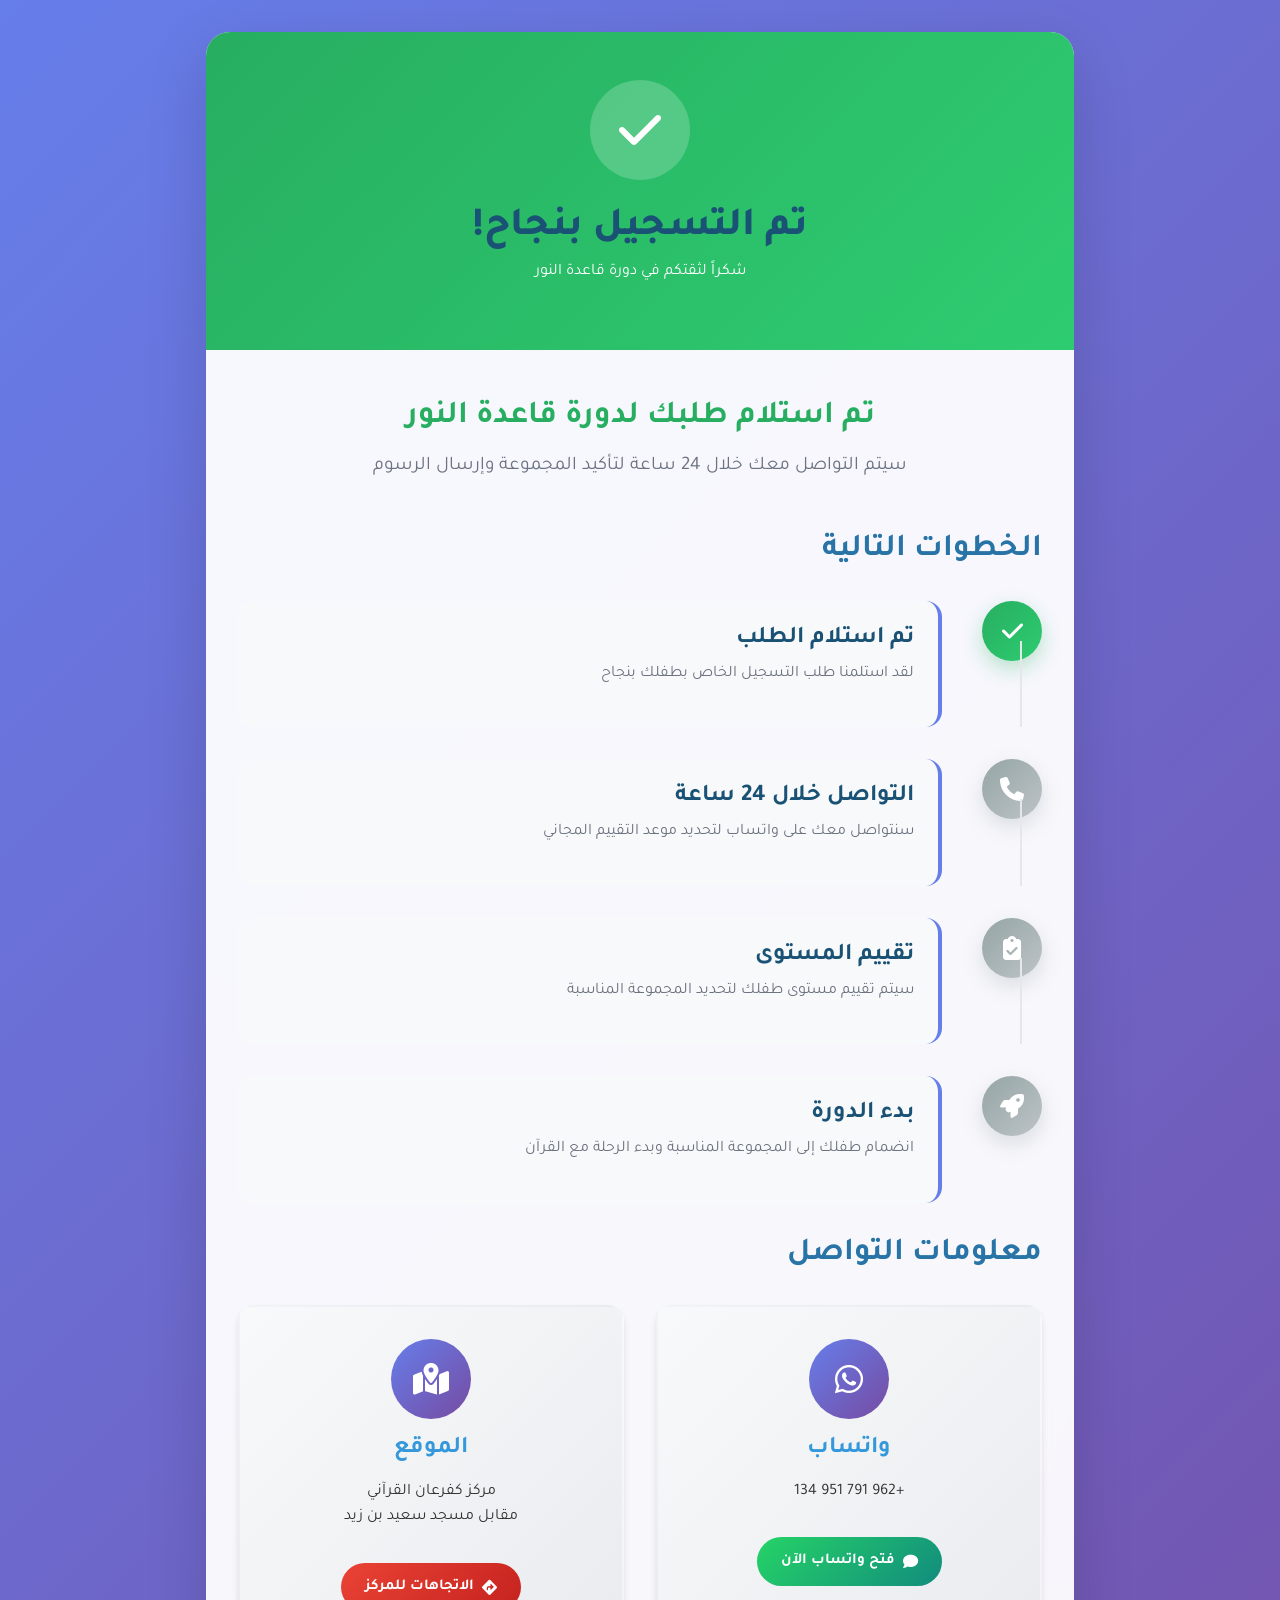
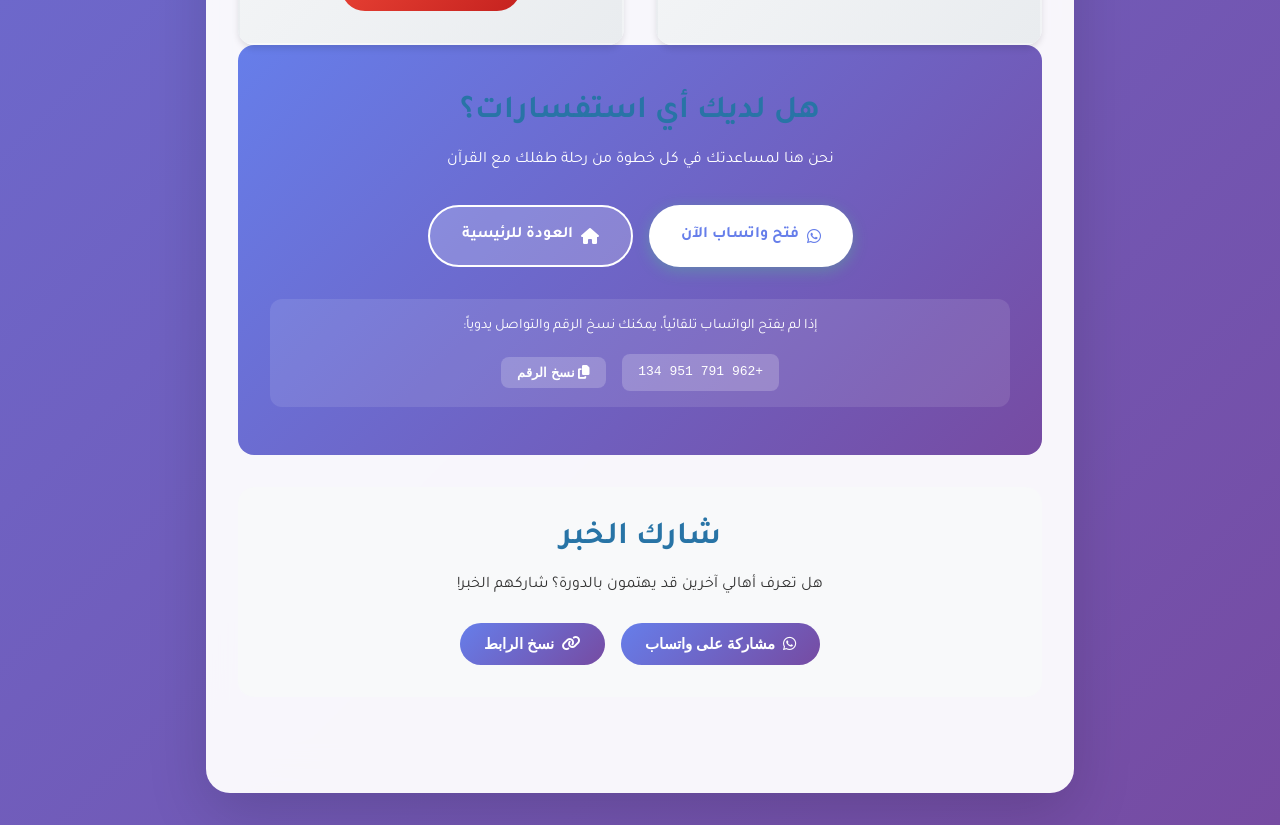
<file: confirmation.html>
<!DOCTYPE html>
<html lang="ar" dir="rtl">
<head>
    <meta charset="UTF-8">
    <meta name="viewport" content="width=device-width, initial-scale=1.0">
    <title>تأكيد التسجيل - دورة قاعدة النور</title>
    <meta name="description" content="تم استلام طلبك بنجاح في دورة قاعدة النور">
    <link rel="stylesheet" href="style.css">
    <link href="https://fonts.googleapis.com/css2?family=Tajawal:wght@300;400;500;600;700;800&display=swap" rel="stylesheet">
    <link rel="stylesheet" href="https://cdnjs.cloudflare.com/ajax/libs/font-awesome/6.4.0/css/all.min.css">
    <script src="script.js"></script>
    
    <style>
        .confirmation-page {
            background: linear-gradient(135deg, #667eea 0%, #764ba2 100%);
            min-height: 100vh;
            position: relative;
            overflow-x: hidden;
            overflow-y: auto;
        }
        
        .confirmation-container {
            max-width: 900px;
            margin: 0 auto;
            padding: 2rem 1rem;
            position: relative;
            z-index: 1;
            min-height: 100vh;
            display: flex;
            align-items: center;
            justify-content: center;
        }
        
        .confirmation-card {
            background: rgba(255, 255, 255, 0.95);
            backdrop-filter: blur(20px);
            border-radius: 24px;
            box-shadow: 0 20px 60px rgba(0, 0, 0, 0.15);
            overflow: hidden;
            animation: slideUp 0.8s ease-out;
            width: 100%;
        }
        
        @keyframes slideUp {
            from { opacity: 0; transform: translateY(30px); }
            to { opacity: 1; transform: translateY(0); }
        }
        
        .success-header {
            background: linear-gradient(135deg, #27ae60 0%, #2ecc71 100%);
            color: white;
            padding: 3rem 2rem;
            text-align: center;
            position: relative;
            overflow: hidden;
        }
        
        .success-icon {
            width: 100px;
            height: 100px;
            background: rgba(255, 255, 255, 0.2);
            border-radius: 50%;
            display: flex;
            align-items: center;
            justify-content: center;
            margin: 0 auto 1.5rem;
            font-size: 3rem;
            animation: pulse 2s ease-in-out infinite;
        }
        
        @keyframes pulse {
            0%, 100% { transform: scale(1); }
            50% { transform: scale(1.05); }
        }
        
        .success-header h1 {
            font-size: 2.5rem;
            font-weight: 800;
            margin-bottom: 0.5rem;
        }
        
        .confirmation-body {
            padding: 3rem 2rem;
        }
        
        .success-message {
            text-align: center;
            margin-bottom: 3rem;
        }
        
        .success-message h2 {
            color: #27ae60;
            font-size: 2rem;
            font-weight: 700;
            margin-bottom: 1rem;
        }
        
        .timeline-item {
            display: flex;
            align-items: flex-start;
            margin-bottom: 2rem;
            animation: slideInRight 0.6s ease-out forwards;
            opacity: 0;
        }
        
        .timeline-item:nth-child(1) { animation-delay: 0.2s; }
        .timeline-item:nth-child(2) { animation-delay: 0.4s; }
        .timeline-item:nth-child(3) { animation-delay: 0.6s; }
        .timeline-item:nth-child(4) { animation-delay: 0.8s; }
        
        @keyframes slideInRight {
            from { opacity: 0; transform: translateX(30px); }
            to { opacity: 1; transform: translateX(0); }
        }
        
        .timeline-marker {
            width: 60px;
            height: 60px;
            border-radius: 50%;
            display: flex;
            align-items: center;
            justify-content: center;
            font-size: 1.5rem;
            margin-left: 1.5rem;
            flex-shrink: 0;
        }
        
        .timeline-marker.completed {
            background: linear-gradient(135deg, #27ae60 0%, #2ecc71 100%);
            color: white;
            box-shadow: 0 8px 20px rgba(39, 174, 96, 0.3);
        }
        
        .timeline-marker.pending {
            background: linear-gradient(135deg, #95a5a6 0%, #bdc3c7 100%);
            color: white;
            box-shadow: 0 8px 20px rgba(149, 165, 166, 0.3);
        }
        
        .timeline-content {
            flex: 1;
            background: #f8f9fa;
            padding: 1.5rem;
            border-radius: 16px;
            border-right: 4px solid #667eea;
            transition: all 0.3s ease;
        }
        
        .timeline-content:hover {
            transform: translateY(-2px);
            box-shadow: 0 8px 20px rgba(0, 0, 0, 0.1);
        }
        
        .contact-cards {
            display: grid;
            grid-template-columns: repeat(auto-fit, minmax(250px, 1fr));
            gap: 2rem;
        }
        
        .contact-card {
            background: linear-gradient(135deg, #f8f9fa 0%, #e9ecef 100%);
            padding: 2rem;
            border-radius: 16px;
            text-align: center;
            transition: all 0.3s ease;
            border: 2px solid transparent;
        }
        
        .contact-card:hover {
            transform: translateY(-5px);
            border-color: #667eea;
            box-shadow: 0 15px 30px rgba(102, 126, 234, 0.2);
        }
        
        .contact-icon {
            width: 80px;
            height: 80px;
            background: linear-gradient(135deg, #667eea 0%, #764ba2 100%);
            border-radius: 50%;
            display: flex;
            align-items: center;
            justify-content: center;
            margin: 0 auto 1rem;
            font-size: 2rem;
            color: white;
        }
        
        .contact-button {
            display: inline-flex;
            align-items: center;
            gap: 0.5rem;
            padding: 0.75rem 1.5rem;
            border-radius: 50px;
            text-decoration: none;
            font-weight: 600;
            transition: all 0.3s ease;
            font-size: 0.95rem;
        }
        
        .contact-button.whatsapp {
            background: linear-gradient(135deg, #25d366 0%, #128c7e 100%);
            color: white;
        }
        
        .contact-button.maps {
            background: linear-gradient(135deg, #ea4335 0%, #c5221f 100%);
            color: white;
        }
        
        .final-cta {
            background: linear-gradient(135deg, #667eea 0%, #764ba2 100%);
            color: white;
            padding: 3rem 2rem;
            border-radius: 16px;
            text-align: center;
            margin-bottom: 2rem;
        }
        
        .cta-buttons {
            display: flex;
            gap: 1rem;
            justify-content: center;
            flex-wrap: wrap;
        }
        
        .cta-button {
            display: inline-flex;
            align-items: center;
            gap: 0.5rem;
            padding: 1rem 2rem;
            border-radius: 50px;
            text-decoration: none;
            font-weight: 600;
            transition: all 0.3s ease;
            font-size: 1rem;
        }
        
        .cta-button.primary {
            background: white;
            color: #667eea;
        }
        
        .cta-button.secondary {
            background: rgba(255, 255, 255, 0.2);
            color: white;
            border: 2px solid white;
        }
        
        .share-section {
            text-align: center;
            padding: 2rem;
            background: #f8f9fa;
            border-radius: 16px;
        }
        
        .share-button {
            display: inline-flex;
            align-items: center;
            gap: 0.5rem;
            padding: 0.75rem 1.5rem;
            border: none;
            border-radius: 50px;
            background: linear-gradient(135deg, #667eea 0%, #764ba2 100%);
            color: white;
            font-weight: 600;
            cursor: pointer;
            transition: all 0.3s ease;
            font-size: 0.95rem;
        }
        
        @media (max-width: 768px) {
            .confirmation-container {
                padding: 1rem;
                min-height: auto;
                align-items: flex-start;
                padding-top: 2rem;
                padding-bottom: 2rem;
            }
            
            .timeline-item {
                flex-direction: column;
                text-align: center;
            }
            
            .timeline-marker {
                margin: 0 auto 1rem;
            }
            
            .cta-buttons {
                flex-direction: column;
                align-items: center;
            }
        }
    </style>
</head>
<body class="confirmation-page">
    <div class="confirmation-container">
        <div class="confirmation-card">
            <header class="success-header">
                <div class="success-icon">
                    <i class="fas fa-check"></i>
                </div>
                <h1>تم التسجيل بنجاح!</h1>
                <p class="subtitle">شكراً لثقتكم في دورة قاعدة النور</p>
            </header>
            
            <main class="confirmation-body">
                <section class="success-message">
                    <h2>تم استلام طلبك لدورة قاعدة النور</h2>
                    <p class="success-description">
                        سيتم التواصل معك خلال 24 ساعة لتأكيد المجموعة وإرسال الرسوم
                    </p>
                </section>
                
                <section class="timeline-section">
                    <h2>الخطوات التالية</h2>
                    <div class="steps-timeline">
                        <div class="timeline-item">
                            <div class="timeline-marker completed">
                                <i class="fas fa-check"></i>
                            </div>
                            <div class="timeline-content">
                                <h3>تم استلام الطلب</h3>
                                <p>لقد استلمنا طلب التسجيل الخاص بطفلك بنجاح</p>
                            </div>
                        </div>
                        
                        <div class="timeline-item">
                            <div class="timeline-marker pending">
                                <i class="fas fa-phone"></i>
                            </div>
                            <div class="timeline-content">
                                <h3>التواصل خلال 24 ساعة</h3>
                                <p>سنتواصل معك على واتساب لتحديد موعد التقييم المجاني</p>
                            </div>
                        </div>
                        
                        <div class="timeline-item">
                            <div class="timeline-marker pending">
                                <i class="fas fa-clipboard-check"></i>
                            </div>
                            <div class="timeline-content">
                                <h3>تقييم المستوى</h3>
                                <p>سيتم تقييم مستوى طفلك لتحديد المجموعة المناسبة</p>
                            </div>
                        </div>
                        
                        <div class="timeline-item">
                            <div class="timeline-marker pending">
                                <i class="fas fa-rocket"></i>
                            </div>
                            <div class="timeline-content">
                                <h3>بدء الدورة</h3>
                                <p>انضمام طفلك إلى المجموعة المناسبة وبدء الرحلة مع القرآن</p>
                            </div>
                        </div>
                    </div>
                </section>
                
                <section class="contact-section">
                    <h2>معلومات التواصل</h2>
                    <div class="contact-cards">
                        <div class="contact-card">
                            <div class="contact-icon">
                                <i class="fab fa-whatsapp"></i>
                            </div>
                            <h3>واتساب</h3>
                            <p>+962 791 951 134</p>
                            <a href="https://wa.me/962791951134?text=لقد قمت بالتسجيل في دورة قاعدة النور وأريد الاستفسار عن التفاصيل" 
                               class="contact-button whatsapp" 
                               onclick="trackEvent('whatsapp_click')">
                                <i class="fas fa-comment"></i>
                                فتح واتساب الآن
                            </a>
                        </div>
                        
                        <div class="contact-card">
                            <div class="contact-icon">
                                <i class="fas fa-map-marked-alt"></i>
                            </div>
                            <h3>الموقع</h3>
                            <p>مركز كفرعان القرآني<br>مقابل مسجد سعيد بن زيد</p>
                            <a href="https://maps.google.com/?q=مركز+كفرعان+القرآني" 
                               target="_blank" 
                               class="contact-button maps" 
                               onclick="trackEvent('maps_click')">
                                <i class="fas fa-directions"></i>
                                الاتجاهات للمركز
                            </a>
                        </div>
                    </div>
                </section>
                
                <section class="final-cta">
                    <h2>هل لديك أي استفسارات؟</h2>
                    <p>نحن هنا لمساعدتك في كل خطوة من رحلة طفلك مع القرآن</p>
                    <div class="cta-buttons">
                        <a href="https://wa.me/962791951134?text=لقد قمت بالتسجيل في دورة قاعدة النور وأريد الاستفسار عن التفاصيل" 
                           class="cta-button primary" 
                           onclick="trackEvent('whatsapp_click')">
                            <i class="fab fa-whatsapp"></i>
                            <span>فتح واتساب الآن</span>
                        </a>
                        <a href="index.html" class="cta-button secondary">
                            <i class="fas fa-home"></i>
                            <span>العودة للرئيسية</span>
                        </a>
                    </div>
                    
                    <!-- Manual WhatsApp fallback -->
                    <div style="margin-top: 2rem; padding: 1rem; background: rgba(255,255,255,0.1); border-radius: 12px;">
                        <p style="margin-bottom: 1rem; font-size: 0.9rem;">إذا لم يفتح الواتساب تلقائياً، يمكنك نسخ الرقم والتواصل يدوياً:</p>
                        <div style="display: flex; align-items: center; justify-content: center; gap: 1rem; flex-wrap: wrap;">
                            <span style="background: rgba(255,255,255,0.2); padding: 0.5rem 1rem; border-radius: 8px; font-family: monospace;">+962 791 951 134</span>
                            <button onclick="copyPhoneNumber()" style="background: rgba(255,255,255,0.2); border: none; color: white; padding: 0.5rem 1rem; border-radius: 8px; cursor: pointer; font-weight: 600;">
                                <i class="fas fa-copy"></i> نسخ الرقم
                            </button>
                        </div>
                    </div>
                </section>
                
                <section class="share-section">
                    <h2>شارك الخبر</h2>
                    <p>هل تعرف أهالي آخرين قد يهتمون بالدورة؟ شاركهم الخبر!</p>
                    <div class="share-buttons">
                        <button class="share-button" onclick="shareOnWhatsApp()">
                            <i class="fab fa-whatsapp"></i>
                            <span>مشاركة على واتساب</span>
                        </button>
                        <button class="share-button" onclick="copyLink()">
                            <i class="fas fa-link"></i>
                            <span>نسخ الرابط</span>
                        </button>
                    </div>
                </section>
            </main>
        </div>
    </div>
    
    <script>
        document.addEventListener('DOMContentLoaded', function() {
            trackEvent('page_view', {
                page_title: document.title,
                page_location: window.location.href
            });
            trackEvent('conversion');
        });
        
        function shareOnWhatsApp() {
            const url = window.location.origin;
            const message = `أوصي بشدة بدورة قاعدة النور في مركز كفرعان القرآني لتأسيس الأطفال على القرآن. سجلت طفلي الآن! 📚✨ ${url}`;
            window.open(`https://wa.me/?text=${encodeURIComponent(message)}`, '_blank');
            trackEvent('share_whatsapp');
        }
        
        function copyLink() {
            const url = window.location.origin;
            navigator.clipboard.writeText(url).then(() => {
                alert('تم نسخ الرابط بنجاح!');
                trackEvent('copy_link');
            }).catch(() => {
                const textArea = document.createElement('textarea');
                textArea.value = url;
                document.body.appendChild(textArea);
                textArea.select();
                document.execCommand('copy');
                document.body.removeChild(textArea);
                alert('تم نسخ الرابط بنجاح!');
                trackEvent('copy_link');
            });
        }
        
        function copyPhoneNumber() {
            const phoneNumber = '+962 791 951 134';
            navigator.clipboard.writeText(phoneNumber).then(() => {
                showNotification('تم نسخ رقم الواتساب بنجاح!', 'success');
                trackEvent('copy_phone_number');
            }).catch(() => {
                const textArea = document.createElement('textarea');
                textArea.value = phoneNumber;
                document.body.appendChild(textArea);
                textArea.select();
                document.execCommand('copy');
                document.body.removeChild(textArea);
                showNotification('تم نسخ رقم الواتساب بنجاح!', 'success');
                trackEvent('copy_phone_number');
            });
        }
        
        function showNotification(message, type = 'info') {
            const notification = document.createElement('div');
            notification.innerHTML = `<i class="fas fa-${type === 'success' ? 'check-circle' : 'info-circle'}"></i> ${message}`;
            notification.style.cssText = `
                position: fixed;
                top: 20px;
                left: 50%;
                transform: translateX(-50%);
                background: ${type === 'success' ? 'linear-gradient(135deg, #27ae60 0%, #2ecc71 100%)' : 'linear-gradient(135deg, #667eea 0%, #764ba2 100%)'};
                color: white;
                padding: 1rem 2rem;
                border-radius: 50px;
                box-shadow: 0 10px 30px rgba(0, 0, 0, 0.2);
                z-index: 1000;
                display: flex;
                align-items: center;
                gap: 0.5rem;
                font-weight: 600;
                animation: slideDown 0.3s ease-out;
            `;
            
            document.body.appendChild(notification);
            
            setTimeout(() => {
                notification.style.animation = 'slideUp 0.3s ease-out';
                setTimeout(() => {
                    notification.remove();
                }, 300);
            }, 3000);
        }
    </script>
</body>
</html>
</file>
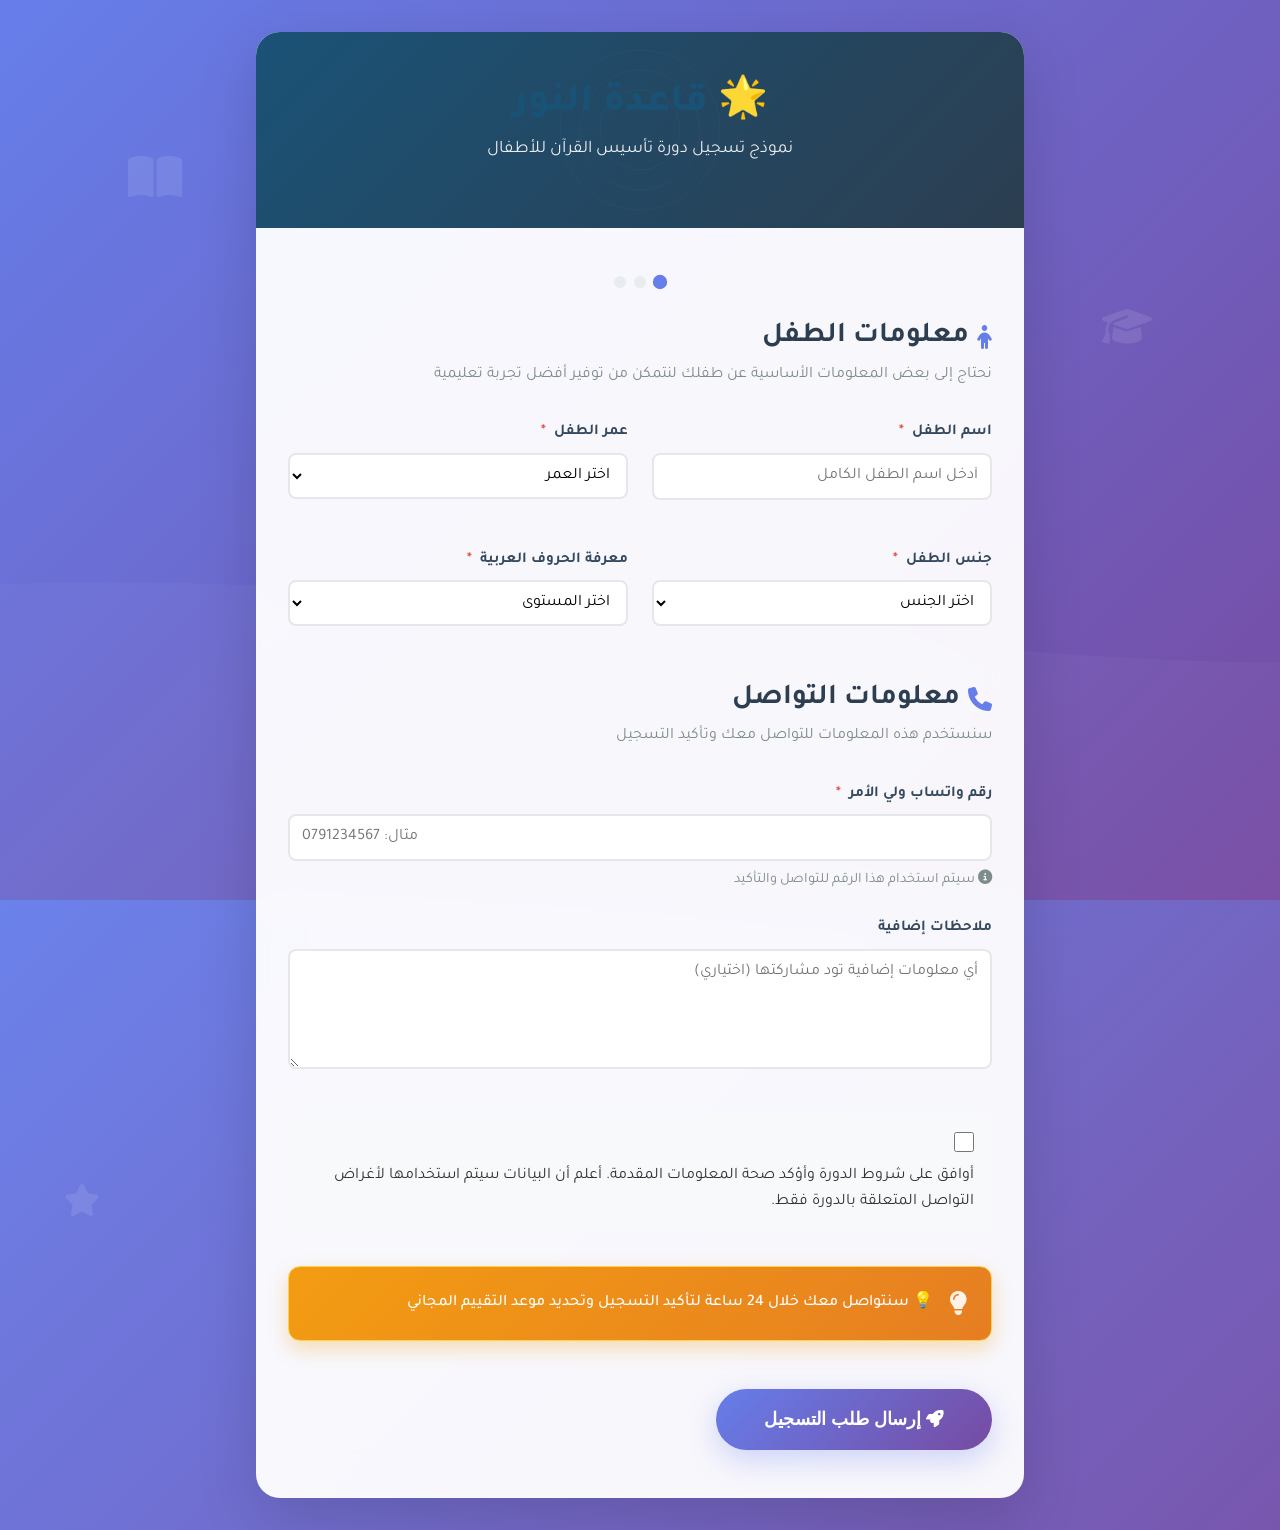
<file: form.html>
<!DOCTYPE html>
<html lang="ar" dir="rtl">
<head>
    <meta charset="UTF-8">
    <meta name="viewport" content="width=device-width, initial-scale=1.0">
    <title>نموذج التسجيل - دورة قاعدة النور</title>
    <meta name="description" content="سجل طفلك في دورة قاعدة النور لتأسيس القراءة بطلاقة">
    <link rel="stylesheet" href="style.css">
    <link href="https://fonts.googleapis.com/css2?family=Tajawal:wght@300;400;500;600;700;800&display=swap" rel="stylesheet">
    <link rel="stylesheet" href="https://cdnjs.cloudflare.com/ajax/libs/font-awesome/6.4.0/css/all.min.css">
    <script src="script.js"></script>
    <script src="enhanced-form-handler.js"></script>
    
    <style>
        /* Professional Form Styles */
        .professional-form {
            background: linear-gradient(135deg, #667eea 0%, #764ba2 100%);
            min-height: 100vh;
            position: relative;
            overflow-x: hidden;
            overflow-y: auto;
        }
        
        .professional-form::before {
            content: '';
            position: absolute;
            top: 0;
            left: 0;
            right: 0;
            bottom: 0;
            background: url('data:image/svg+xml,<svg xmlns="http://www.w3.org/2000/svg" viewBox="0 0 1440 320"><path fill="%23ffffff" fill-opacity="0.1" d="M0,96L48,112C96,128,192,160,288,160C384,160,480,128,576,122.7C672,117,768,139,864,138.7C960,139,1056,117,1152,106.7C1248,96,1344,96,1392,96L1440,96L1440,320L1392,320C1344,320,1248,320,1152,320C1056,320,960,320,864,320C768,320,672,320,576,320C480,320,384,320,288,320C192,320,96,320,48,320L0,320Z"></path></svg>') no-repeat bottom;
            background-size: cover;
            opacity: 0.3;
        }
        
        .form-container {
            max-width: 800px;
            margin: 0 auto;
            padding: 2rem 1rem;
            position: relative;
            z-index: 1;
            min-height: 100vh;
            display: flex;
            align-items: center;
            justify-content: center;
        }
        
        .form-card {
            background: rgba(255, 255, 255, 0.95);
            backdrop-filter: blur(20px);
            border-radius: 24px;
            box-shadow: 0 20px 60px rgba(0, 0, 0, 0.15);
            overflow: hidden;
            animation: slideUp 0.6s ease-out;
        }
        
        @keyframes slideUp {
            from {
                opacity: 0;
                transform: translateY(30px);
            }
            to {
                opacity: 1;
                transform: translateY(0);
            }
        }
        
        .form-header {
            background: linear-gradient(135deg, #1a5276 0%, #2c3e50 100%);
            color: white;
            padding: 3rem 2rem;
            text-align: center;
            position: relative;
        }
        
        .form-header::before {
            content: '';
            position: absolute;
            top: 0;
            left: 0;
            right: 0;
            bottom: 0;
            background: url('data:image/svg+xml,<svg xmlns="http://www.w3.org/2000/svg" viewBox="0 0 100 100"><circle cx="50" cy="50" r="40" fill="none" stroke="white" stroke-width="0.5" opacity="0.3"/><circle cx="50" cy="50" r="30" fill="none" stroke="white" stroke-width="0.5" opacity="0.3"/><circle cx="50" cy="50" r="20" fill="none" stroke="white" stroke-width="0.5" opacity="0.3"/></svg>') no-repeat center;
            background-size: 200px;
            opacity: 0.1;
        }
        
        .form-header h1 {
            font-size: 2.5rem;
            font-weight: 800;
            margin-bottom: 0.5rem;
            position: relative;
            z-index: 1;
        }
        
        .form-header .subtitle {
            font-size: 1.1rem;
            opacity: 0.9;
            font-weight: 400;
            position: relative;
            z-index: 1;
        }
        
        .form-body {
            padding: 3rem 2rem;
        }
        
        .form-section {
            margin-bottom: 2rem;
        }
        
        .form-section h2 {
            color: #2c3e50;
            font-size: 1.8rem;
            font-weight: 700;
            margin-bottom: 0.5rem;
            display: flex;
            align-items: center;
            gap: 0.5rem;
        }
        
        .form-section h2 i {
            color: #667eea;
            font-size: 1.5rem;
        }
        
        .form-section p {
            color: #7f8c8d;
            font-size: 1rem;
            margin-bottom: 2rem;
        }
        
        .form-row {
            display: grid;
            grid-template-columns: repeat(auto-fit, minmax(250px, 1fr));
            gap: 1.5rem;
            margin-bottom: 1.5rem;
        }
        
        .form-group {
            position: relative;
        }
        
        .form-group label {
            display: block;
            color: #34495e;
            font-weight: 600;
            margin-bottom: 0.5rem;
            font-size: 0.95rem;
        }
        
        .form-group label .required {
            color: #e74c3c;
            margin-right: 0.25rem;
        }
        
        .form-control {
            width: 100%;
            padding: 1rem 1.25rem;
            border: 2px solid #e9ecef;
            border-radius: 12px;
            font-size: 1rem;
            font-family: 'Tajawal', sans-serif;
            transition: all 0.3s ease;
            background: white;
        }
        
        .form-control:focus {
            outline: none;
            border-color: #667eea;
            box-shadow: 0 0 0 3px rgba(102, 126, 234, 0.1);
            transform: translateY(-2px);
        }
        
        .form-control:hover {
            border-color: #bdc3c7;
        }
        
        .form-group textarea.form-control {
            resize: vertical;
            min-height: 120px;
        }
        
        .checkbox-group {
            display: flex;
            align-items: flex-start;
            gap: 0.75rem;
            padding: 1rem;
            background: #f8f9fa;
            border-radius: 12px;
            border: 2px solid transparent;
            transition: all 0.3s ease;
            cursor: pointer;
        }
        
        .checkbox-group:hover {
            border-color: #667eea;
            background: #f0f3ff;
        }
        
        .checkbox-group input[type="checkbox"] {
            width: 20px;
            height: 20px;
            margin-top: 2px;
            cursor: pointer;
        }
        
        .checkbox-group label {
            margin: 0;
            cursor: pointer;
            flex: 1;
        }
        
        .form-note {
            background: linear-gradient(135deg, #f39c12 0%, #e67e22 100%);
            color: white;
            padding: 1.5rem;
            border-radius: 12px;
            margin: 2rem 0;
            display: flex;
            align-items: center;
            gap: 1rem;
            box-shadow: 0 8px 20px rgba(243, 156, 18, 0.3);
        }
        
        .form-note i {
            font-size: 1.5rem;
            opacity: 0.9;
        }
        
        .form-note p {
            margin: 0;
            font-weight: 500;
        }
        
        .form-actions {
            margin-top: 3rem;
            text-align: center;
        }
        
        .btn-submit {
            background: linear-gradient(135deg, #667eea 0%, #764ba2 100%);
            color: white;
            border: none;
            padding: 1.25rem 3rem;
            font-size: 1.1rem;
            font-weight: 600;
            border-radius: 50px;
            cursor: pointer;
            transition: all 0.3s ease;
            box-shadow: 0 10px 30px rgba(102, 126, 234, 0.3);
            position: relative;
            overflow: hidden;
        }
        
        .btn-submit::before {
            content: '';
            position: absolute;
            top: 0;
            left: -100%;
            width: 100%;
            height: 100%;
            background: linear-gradient(90deg, transparent, rgba(255, 255, 255, 0.2), transparent);
            transition: left 0.5s ease;
        }
        
        .btn-submit:hover::before {
            left: 100%;
        }
        
        .btn-submit:hover {
            transform: translateY(-3px);
            box-shadow: 0 15px 40px rgba(102, 126, 234, 0.4);
        }
        
        .btn-submit:active {
            transform: translateY(-1px);
        }
        
        .btn-submit.loading {
            opacity: 0.7;
            cursor: not-allowed;
        }
        
        .btn-submit.loading .btn-text {
            opacity: 0;
        }
        
        .btn-submit .spinner {
            position: absolute;
            top: 50%;
            left: 50%;
            transform: translate(-50%, -50%);
            width: 20px;
            height: 20px;
            border: 2px solid rgba(255, 255, 255, 0.3);
            border-top: 2px solid white;
            border-radius: 50%;
            animation: spin 1s linear infinite;
            opacity: 0;
        }
        
        .btn-submit.loading .spinner {
            opacity: 1;
        }
        
        @keyframes spin {
            0% { transform: translate(-50%, -50%) rotate(0deg); }
            100% { transform: translate(-50%, -50%) rotate(360deg); }
        }
        
        .progress-indicator {
            display: flex;
            justify-content: center;
            margin-bottom: 2rem;
            gap: 0.5rem;
        }
        
        .progress-dot {
            width: 12px;
            height: 12px;
            border-radius: 50%;
            background: #e9ecef;
            transition: all 0.3s ease;
        }
        
        .progress-dot.active {
            background: #667eea;
            transform: scale(1.2);
        }
        
        .progress-dot.completed {
            background: #27ae60;
        }
        
        /* Responsive Design */
        @media (max-width: 768px) {
            .professional-form {
                overflow-y: auto;
                overflow-x: hidden;
            }
            
            .form-container {
                padding: 1rem;
                min-height: auto;
                align-items: flex-start;
                padding-top: 2rem;
                padding-bottom: 2rem;
            }
            
            .form-header {
                padding: 2rem 1.5rem;
            }
            
            .form-header h1 {
                font-size: 2rem;
            }
            
            .form-body {
                padding: 2rem 1.5rem;
            }
            
            .form-row {
                grid-template-columns: 1fr;
                gap: 1rem;
            }
            
            .btn-submit {
                width: 100%;
                padding: 1rem 2rem;
            }
        }
        
        /* Ensure scrolling works on all devices */
        html, body {
            height: 100%;
            overflow-x: hidden;
        }
        
        .professional-form {
            height: auto;
            min-height: 100vh;
        }
        
        /* Floating elements animation */
        .floating-element {
            position: absolute;
            opacity: 0.1;
            animation: float 6s ease-in-out infinite;
        }
        
        .floating-element:nth-child(1) {
            top: 10%;
            left: 10%;
            animation-delay: 0s;
        }
        
        .floating-element:nth-child(2) {
            top: 20%;
            right: 10%;
            animation-delay: 2s;
        }
        
        .floating-element:nth-child(3) {
            bottom: 20%;
            left: 5%;
            animation-delay: 4s;
        }
        
        @keyframes float {
            0%, 100% { transform: translateY(0px) rotate(0deg); }
            50% { transform: translateY(-20px) rotate(180deg); }
        }
    </style>
</head>
<body class="professional-form">
    <!-- Floating decorative elements -->
    <div class="floating-element">
        <i class="fas fa-book-open" style="font-size: 3rem; color: white;"></i>
    </div>
    <div class="floating-element">
        <i class="fas fa-graduation-cap" style="font-size: 2.5rem; color: white;"></i>
    </div>
    <div class="floating-element">
        <i class="fas fa-star" style="font-size: 2rem; color: white;"></i>
    </div>
    
    <div class="form-container">
        <div class="form-card">
            <header class="form-header">
                <h1>🌟 قاعدة النور</h1>
                <p class="subtitle">نموذج تسجيل دورة تأسيس القرآن للأطفال</p>
            </header>
            
            <main class="form-body">
                <div class="progress-indicator">
                    <div class="progress-dot active"></div>
                    <div class="progress-dot"></div>
                    <div class="progress-dot"></div>
                </div>
                
                <form id="registrationForm" class="professional-form-inner">
                    <div class="form-section">
                        <h2><i class="fas fa-child"></i> معلومات الطفل</h2>
                        <p>نحتاج إلى بعض المعلومات الأساسية عن طفلك لنتمكن من توفير أفضل تجربة تعليمية</p>
                        
                        <div class="form-row">
                            <div class="form-group">
                                <label for="childName">
                                    اسم الطفل <span class="required">*</span>
                                </label>
                                <input type="text" id="childName" name="اسم_الطفل" class="form-control" required placeholder="أدخل اسم الطفل الكامل">
                            </div>
                            
                            <div class="form-group">
                                <label for="childAge">
                                    عمر الطفل <span class="required">*</span>
                                </label>
                                <select id="childAge" name="العمر" class="form-control" required>
                                    <option value="">اختر العمر</option>
                                    <option value="5">5 سنوات</option>
                                    <option value="6">6 سنوات</option>
                                    <option value="7">7 سنوات</option>
                                    <option value="8">8 سنوات</option>
                                </select>
                            </div>
                        </div>
                        
                        <div class="form-row">
                            <div class="form-group">
                                <label for="childGender">
                                    جنس الطفل <span class="required">*</span>
                                </label>
                                <select id="childGender" name="الجنس" class="form-control" required>
                                    <option value="">اختر الجنس</option>
                                    <option value="ذكر">👦 ذكر</option>
                                    <option value="أنثى">👧 أنثى</option>
                                </select>
                            </div>
                            
                            <div class="form-group">
                                <label for="knowsLetters">
                                    معرفة الحروف العربية <span class="required">*</span>
                                </label>
                                <select id="knowsLetters" name="يعرف_الحروف" class="form-control" required>
                                    <option value="">اختر المستوى</option>
                                    <option value="نعم">✅ نعم، يعرف الحروف</option>
                                    <option value="لا">❌ لا، لا يعرف الحروف</option>
                                    <option value="بعضها">📚 يعرف بعض الحروف</option>
                                </select>
                            </div>
                        </div>
                    </div>
                    
                    <div class="form-section">
                        <h2><i class="fas fa-phone"></i> معلومات التواصل</h2>
                        <p>سنستخدم هذه المعلومات للتواصل معك وتأكيد التسجيل</p>
                        
                        <div class="form-group">
                            <label for="parentPhone">
                                رقم واتساب ولي الأمر <span class="required">*</span>
                            </label>
                            <input type="tel" id="parentPhone" name="رقم_الواتساب" class="form-control" pattern="[0-9]{10,12}" required placeholder="مثال: 0791234567">
                            <small style="color: #7f8c8d; font-size: 0.9rem; margin-top: 0.5rem; display: block;">
                                <i class="fas fa-info-circle"></i> سيتم استخدام هذا الرقم للتواصل والتأكيد
                            </small>
                        </div>
                        
                        <div class="form-group">
                            <label for="notes">
                                ملاحظات إضافية
                            </label>
                            <textarea id="notes" name="ملاحظات" class="form-control" rows="4" placeholder="أي معلومات إضافية تود مشاركتها (اختياري)"></textarea>
                        </div>
                    </div>
                    
                    <div class="form-section">
                        <div class="checkbox-group">
                            <input type="checkbox" name="agreeTerms" id="agreeTerms" required>
                            <label for="agreeTerms">
                                أوافق على شروط الدورة وأؤكد صحة المعلومات المقدمة. أعلم أن البيانات سيتم استخدامها لأغراض التواصل المتعلقة بالدورة فقط.
                            </label>
                        </div>
                    </div>
                    
                    <div class="form-note">
                        <i class="fas fa-lightbulb"></i>
                        <p>💡 سنتواصل معك خلال 24 ساعة لتأكيد التسجيل وتحديد موعد التقييم المجاني</p>
                    </div>
                    
                    <div class="form-actions">
                        <button type="submit" class="btn-submit" id="submitBtn">
                            <span class="btn-text">
                                <i class="fas fa-rocket"></i> إرسال طلب التسجيل
                            </span>
                            <div class="spinner"></div>
                        </button>
                    </div>
                </form>
            </main>
        </div>
    </div>
    
    <script>
        // Enhanced form interactions
        document.addEventListener('DOMContentLoaded', function() {
            const form = document.getElementById('registrationForm');
            const submitBtn = document.getElementById('submitBtn');
            const progressDots = document.querySelectorAll('.progress-dot');
            let currentStep = 0;
            
            // Track page view
            trackEvent('page_view', {
                page_title: document.title,
                page_location: window.location.href
            });
            trackEvent('form_start');
            
            // Animate progress dots
            function updateProgress(step) {
                progressDots.forEach((dot, index) => {
                    dot.classList.remove('active', 'completed');
                    if (index < step) {
                        dot.classList.add('completed');
                    } else if (index === step) {
                        dot.classList.add('active');
                    }
                });
            }
            
            // Form field animations
            const formControls = document.querySelectorAll('.form-control');
            formControls.forEach((control, index) => {
                control.style.animationDelay = `${index * 0.1}s`;
                control.style.animation = 'slideUp 0.6s ease-out forwards';
                control.style.opacity = '0';
                
                setTimeout(() => {
                    control.style.opacity = '1';
                }, index * 100);
            });
            
            // Real-time validation
            formControls.forEach(control => {
                control.addEventListener('blur', function() {
                    validateField(this);
                });
                
                control.addEventListener('input', function() {
                    if (this.classList.contains('error')) {
                        validateField(this);
                    }
                });
            });
            
            function validateField(field) {
                const value = field.value.trim();
                let isValid = true;
                let errorMessage = '';
                
                if (field.hasAttribute('required') && !value) {
                    isValid = false;
                    errorMessage = 'هذا الحقل مطلوب';
                } else if (field.type === 'tel' && value) {
                    const phoneRegex = /^[0-9]{10,12}$/;
                    if (!phoneRegex.test(value.replace(/\D/g, ''))) {
                        isValid = false;
                        errorMessage = 'يرجى إدخال رقم هاتف صحيح';
                    }
                }
                
                // Update field appearance
                if (isValid) {
                    field.classList.remove('error');
                    field.classList.add('success');
                    field.style.borderColor = '#27ae60';
                } else {
                    field.classList.add('error');
                    field.classList.remove('success');
                    field.style.borderColor = '#e74c3c';
                }
                
                return isValid;
            }
            
            // Form submission
            form.addEventListener('submit', async function(e) {
                e.preventDefault();
                
                // Validate all fields
                let isFormValid = true;
                formControls.forEach(control => {
                    if (!validateField(control)) {
                        isFormValid = false;
                    }
                });
                
                if (!isFormValid) {
                    // Shake animation for invalid form
                    form.style.animation = 'shake 0.5s';
                    setTimeout(() => {
                        form.style.animation = '';
                    }, 500);
                    return;
                }
                
                // Show loading state
                submitBtn.classList.add('loading');
                submitBtn.disabled = true;
                
                // Collect form data
                const formData = new FormData(form);
                const data = {};
                formData.forEach((value, key) => {
                    data[key] = value;
                });
                
                try {
                    // Submit form
                    const result = await submitForm(data);
                    
                    if (result.success) {
                        // Success animation
                        updateProgress(3);
                        
                        // Redirect to confirmation page
                        setTimeout(() => {
                            window.location.href = 'confirmation.html';
                        }, 1000);
                    } else {
                        throw new Error(result.error || 'فشل إرسال النموذج');
                    }
                } catch (error) {
                    console.error('Submission error:', error);
                    
                    // Show error message
                    const errorDiv = document.createElement('div');
                    errorDiv.className = 'error-message';
                    errorDiv.innerHTML = `
                        <i class="fas fa-exclamation-circle"></i>
                        <p>حدث خطأ أثناء إرسال النموذج. يرجى المحاولة مرة أخرى.</p>
                    `;
                    errorDiv.style.cssText = `
                        background: linear-gradient(135deg, #e74c3c 0%, #c0392b 100%);
                        color: white;
                        padding: 1rem 1.5rem;
                        border-radius: 12px;
                        margin: 1rem 0;
                        display: flex;
                        align-items: center;
                        gap: 1rem;
                        animation: slideUp 0.3s ease-out;
                    `;
                    
                    form.insertBefore(errorDiv, form.firstChild);
                    
                    // Remove error message after 5 seconds
                    setTimeout(() => {
                        errorDiv.remove();
                    }, 5000);
                } finally {
                    // Reset loading state
                    submitBtn.classList.remove('loading');
                    submitBtn.disabled = false;
                }
            });
            
            // Add shake animation
            const style = document.createElement('style');
            style.textContent = `
                @keyframes shake {
                    0%, 100% { transform: translateX(0); }
                    10%, 30%, 50%, 70%, 90% { transform: translateX(-5px); }
                    20%, 40%, 60%, 80% { transform: translateX(5px); }
                }
                
                .form-control.success {
                    border-color: #27ae60 !important;
                    box-shadow: 0 0 0 3px rgba(39, 174, 96, 0.1) !important;
                }
                
                .form-control.error {
                    border-color: #e74c3c !important;
                    box-shadow: 0 0 0 3px rgba(231, 76, 60, 0.1) !important;
                }
            `;
            document.head.appendChild(style);
            
            // Update progress based on form completion
            function updateFormProgress() {
                const filledFields = Array.from(formControls).filter(control => control.value.trim() !== '');
                const progress = Math.floor((filledFields.length / formControls.length) * 3);
                updateProgress(progress);
            }
            
            formControls.forEach(control => {
                control.addEventListener('input', updateFormProgress);
            });
        });
    </script>
</body>
</html>
</file>
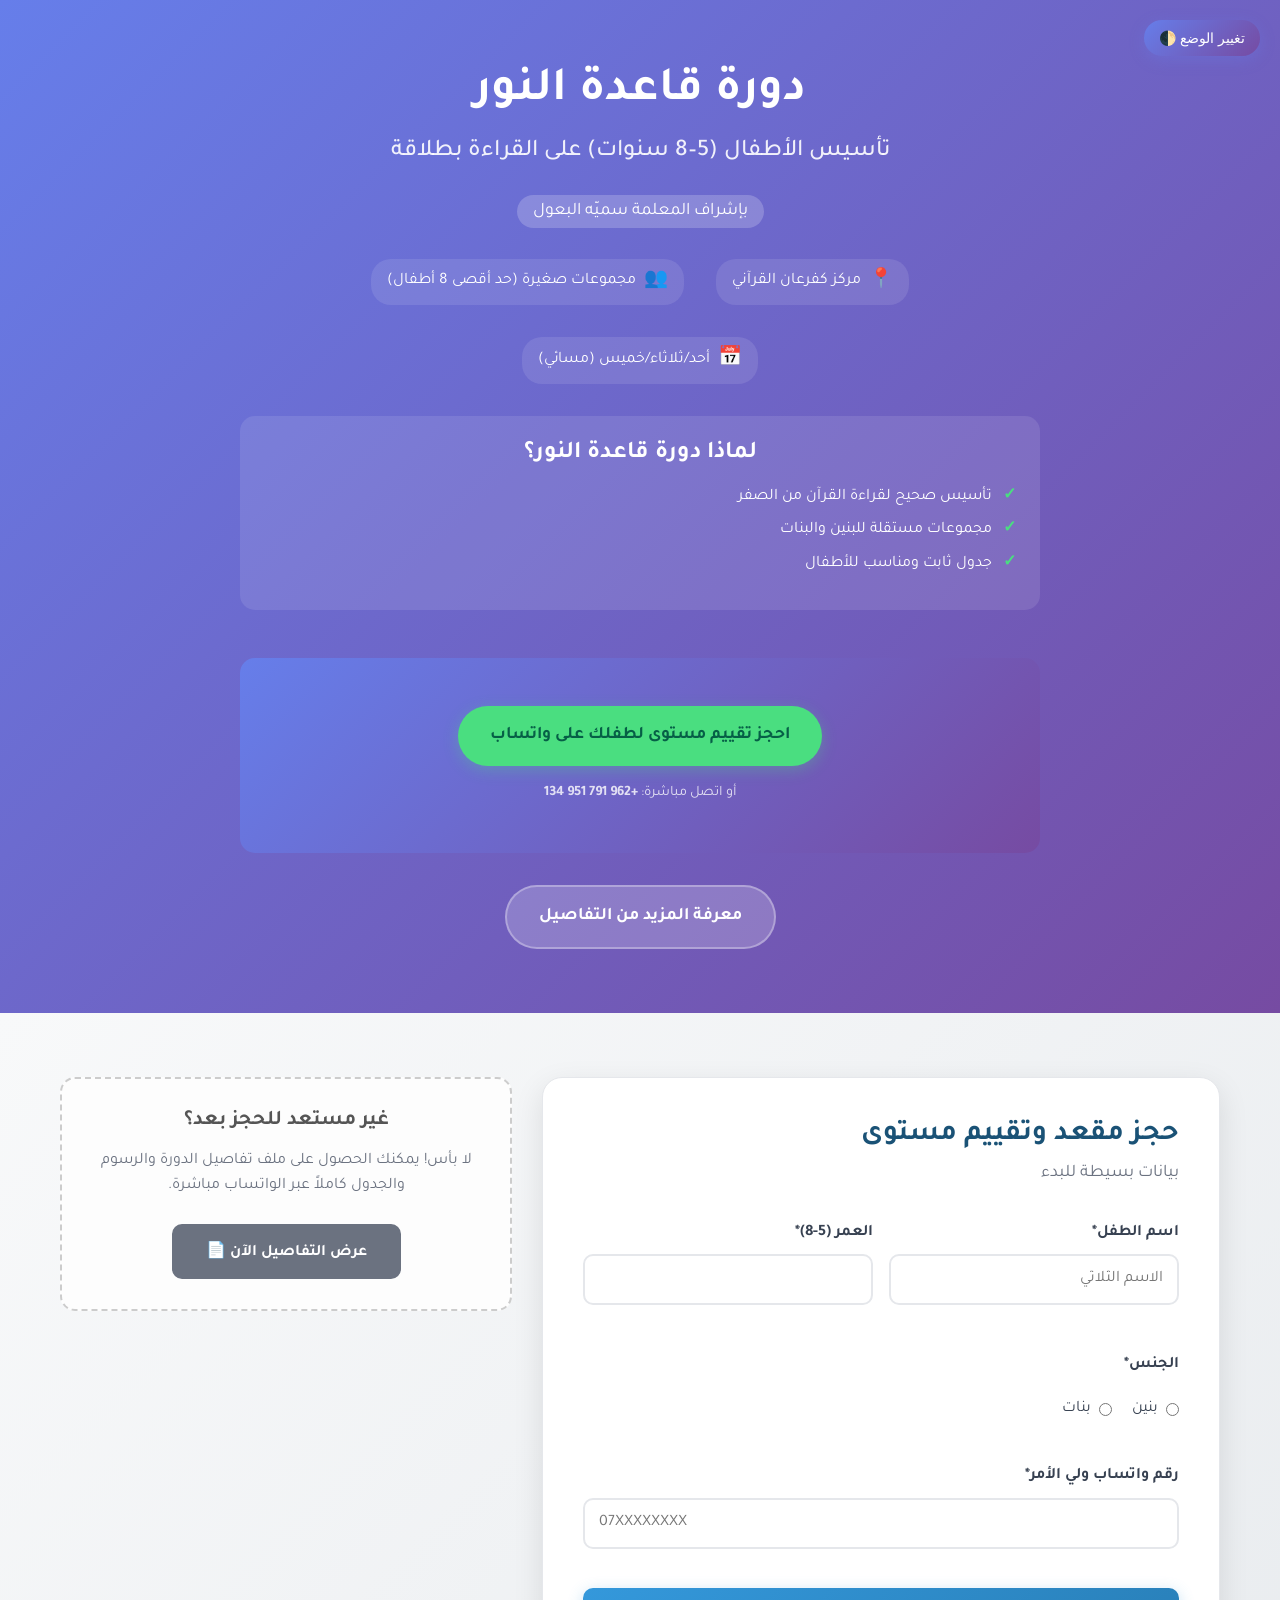
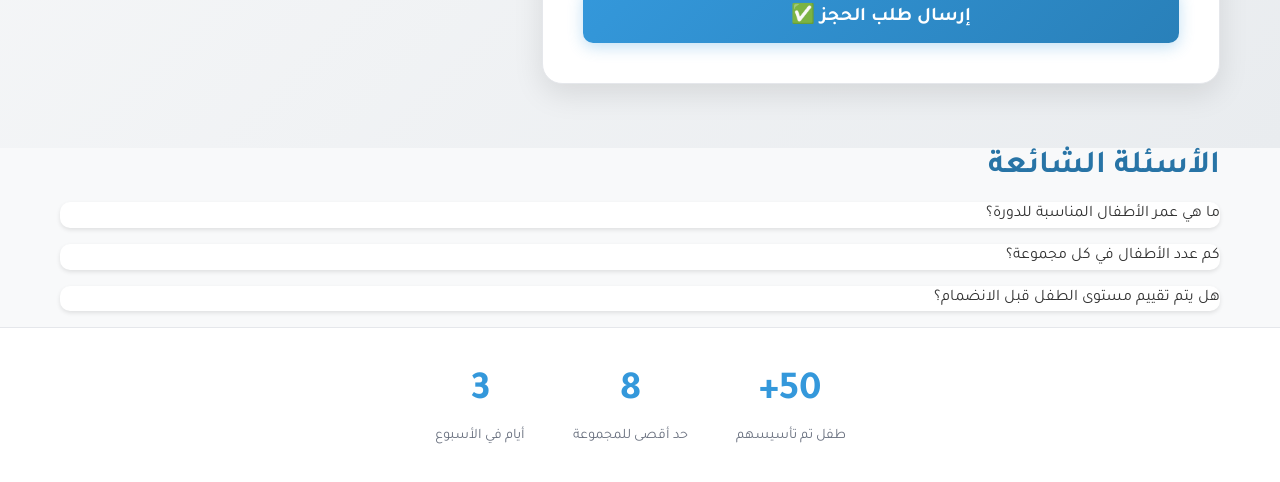
<file: homework-index.html>
<!DOCTYPE html>
<html lang="ar" dir="rtl">
<head>
    <meta charset="UTF-8">
    <meta name="viewport" content="width=device-width, initial-scale=1.0">
    <title>JavaScript Homework - قاعدة النور</title>
    <link rel="stylesheet" href="style.css">
    <link rel="stylesheet" href="registration-styles.css">
    <link href="https://fonts.googleapis.com/css2?family=Tajawal:wght@400;500;700&display=swap" rel="stylesheet">
</head>
<body>
    <header class="hero">
        <div class="container">
            <div class="hero-content">
                <h1>دورة قاعدة النور</h1>
                <h2>تأسيس الأطفال (5–8 سنوات) على القراءة بطلاقة</h2>
                
                <div class="teacher-info">
                    <span class="teacher-name">بإشراف المعلمة سميّه البعول</span>
                </div>
                
                <div class="key-features">
                    <div class="feature">
                        <span class="icon">📍</span>
                        <span>مركز كفرعان القرآني</span>
                    </div>
                    <div class="feature">
                        <span class="icon">👥</span>
                        <span>مجموعات صغيرة (حد أقصى 8 أطفال)</span>
                    </div>
                    <div class="feature">
                        <span class="icon">📅</span>
                        <span>أحد/ثلاثاء/خميس (مسائي)</span>
                    </div>
                </div>
                
                <div class="benefits">
                    <h3>لماذا دورة قاعدة النور؟</h3>
                    <ul>
                        <li>تأسيس صحيح لقراءة القرآن من الصفر</li>
                        <li>مجموعات مستقلة للبنين والبنات</li>
                        <li>جدول ثابت ومناسب للأطفال</li>
                    </ul>
                </div>
                
                <div class="cta-section">
                    <a href="https://wa.me/962791951134?text=أريد حجز تقييم مستوى لطفلي في دورة قاعدة النور" 
                       class="cta-button primary">
                        احجز تقييم مستوى لطفلك على واتساب
                    </a>
                    <div class="phone-contact">
                        <span>أو اتصل مباشرة:</span>
                        <a href="tel:+962791951134">+962 791 951 134</a>
                    </div>
                </div>
                
                <div class="secondary-cta">
                    <a href="middleFirst.html" class="cta-button secondary">
                        معرفة المزيد من التفاصيل
                    </a>
                </div>
            </div>
        </div>
        
        <!-- Dark Mode Toggle Button -->
        <button id="mode-toggle" class="mode-toggle-btn">تغيير الوضع 🌓</button>
    </header>
    
    <section id="register-form" class="registration-section">
        <div class="container">
            <div class="decision-grid">
                
                <div class="form-container shadow">
                    <h2>حجز مقعد وتقييم مستوى</h2>
                    <p class="form-intro">بيانات بسيطة للبدء</p>
                    
                    <form id="registration-form" action="https://formspree.io/f/mnjnnbjn" method="POST">
                        <div class="input-row">
                            <div class="input-group">
                                <label>اسم الطفل*</label>
                                <input type="text" name="اسم_الطفل" required placeholder="الاسم الثلاثي">
                            </div>
                            <div class="input-group">
                                <label>العمر (5-8)*</label>
                                <input type="number" name="العمر" min="5" max="8" required>
                            </div>
                        </div>

                        <div class="input-group">
                            <label>الجنس*</label>
                            <div class="radio-group-simple">
                                <label><input type="radio" name="الجنس" value="بنين" required> بنين</label>
                                <label><input type="radio" name="الجنس" value="بنات"> بنات</label>
                            </div>
                        </div>

                        <div class="input-group">
                            <label>رقم واتساب ولي الأمر*</label>
                            <input type="tel" name="رقم_الواتساب" required placeholder="07XXXXXXXX">
                        </div>

                        <input type="hidden" name="_next" value="https://localhost:8000/confirmation.html">
                        <input type="hidden" name="_subject" value="تسجيل جديد في دورة قاعدة النور">
                        <input type="text" name="_gotcha" style="display:none">

                        <button type="submit" id="submit-btn" class="btn btn-primary btn-full">إرسال طلب الحجز ✅</button>
                    </form>

                    <div id="response-msg" class="success-box" style="display:none;">
                        <div class="icon">📩</div>
                        <h3>تم استلام طلبك بنجاح!</h3>
                        <p>شكراً لثقتك بمركز كفرعان. سنتواصل معك قريباً لتحديد موعد التقييم.</p>
                        <a href="https://wa.me/962791134" class="btn btn-outline">تواصل معنا الآن عبر واتساب</a>
                    </div>
                </div>

                <div class="not-now-container">
                    <div class="not-now-card">
                        <h3>غير مستعد للحجز بعد؟</h3>
                        <p>لا بأس! يمكنك الحصول على ملف تفاصيل الدورة والرسوم والجدول كاملاً عبر الواتساب مباشرة.</p>
                        <button class="btn btn-secondary" onclick="showQuickInfo()">عرض التفاصيل الآن 📄</button>
                        
                        <div id="quick-info-box" class="quick-info" style="display:none;">
                            <ul class="info-list">
                                <li>📍 الموقع: كفرعان - مقابل مسجد سعيد بن زيد</li>
                                <li>⏰ الموعد: أحد/ثلاثاء/خميس (مسائي)</li>
                                <li>💰 الرسوم: يتم تحديدها بعد تقييم المستوى</li>
                            </ul>
                            <a href="https://wa.me/962791951134?text=أريد%20معلومات%20إضافية%20عن%20دورة%20قاعدة%20النور" class="whatsapp-link">تحدث مع الإدارة عبر واتساب</a>
                        </div>
                    </div>
                </div>

            </div>
        </div>
    </section>
    
    <!-- FAQ Section for Requirement 2 -->
    <section class="faq-section">
        <div class="container">
            <h2>الأسئلة الشائعة</h2>
            <div class="faq-item">
                <div class="accordion-header">ما هي عمر الأطفال المناسبة للدورة؟</div>
                <div class="accordion-content" style="display: none;">
                    <p>الدورة مصممة خصيصاً للأطفال من عمر 5 إلى 8 سنوات، وهي الفترة المثالية لتأسيس القراءة الصحيحة.</p>
                </div>
            </div>
            <div class="faq-item">
                <div class="accordion-header">كم عدد الأطفال في كل مجموعة؟</div>
                <div class="accordion-content" style="display: none;">
                    <p>لا يتجاوز عدد الأطفال في كل مجموعة 8 أطفال فقط لضمان التركيز الفردي والمتابعة الجيدة من قبل المعلمة.</p>
                </div>
            </div>
            <div class="faq-item">
                <div class="accordion-header">هل يتم تقييم مستوى الطفل قبل الانضمام؟</div>
                <div class="accordion-content" style="display: none;">
                    <p>نعم، يتم إجراء تقييم مجاني للمستوى لتحديد نقطة البداية المناسبة لكل طفل.</p>
                </div>
            </div>
        </div>
    </section>
    
    <section class="trust-indicators">
        <div class="container">
            <div class="stats">
                <div class="stat">
                    <span class="number">50+</span>
                    <span class="label">طفل تم تأسيسهم</span>
                </div>
                <div class="stat">
                    <span class="number">8</span>
                    <span class="label">حد أقصى للمجموعة</span>
                </div>
                <div class="stat">
                    <span class="number">3</span>
                    <span class="label">أيام في الأسبوع</span>
                </div>
            </div>
        </div>
    </section>
    
    <script src="homework-script.js"></script>
</body>
</html>
</file>
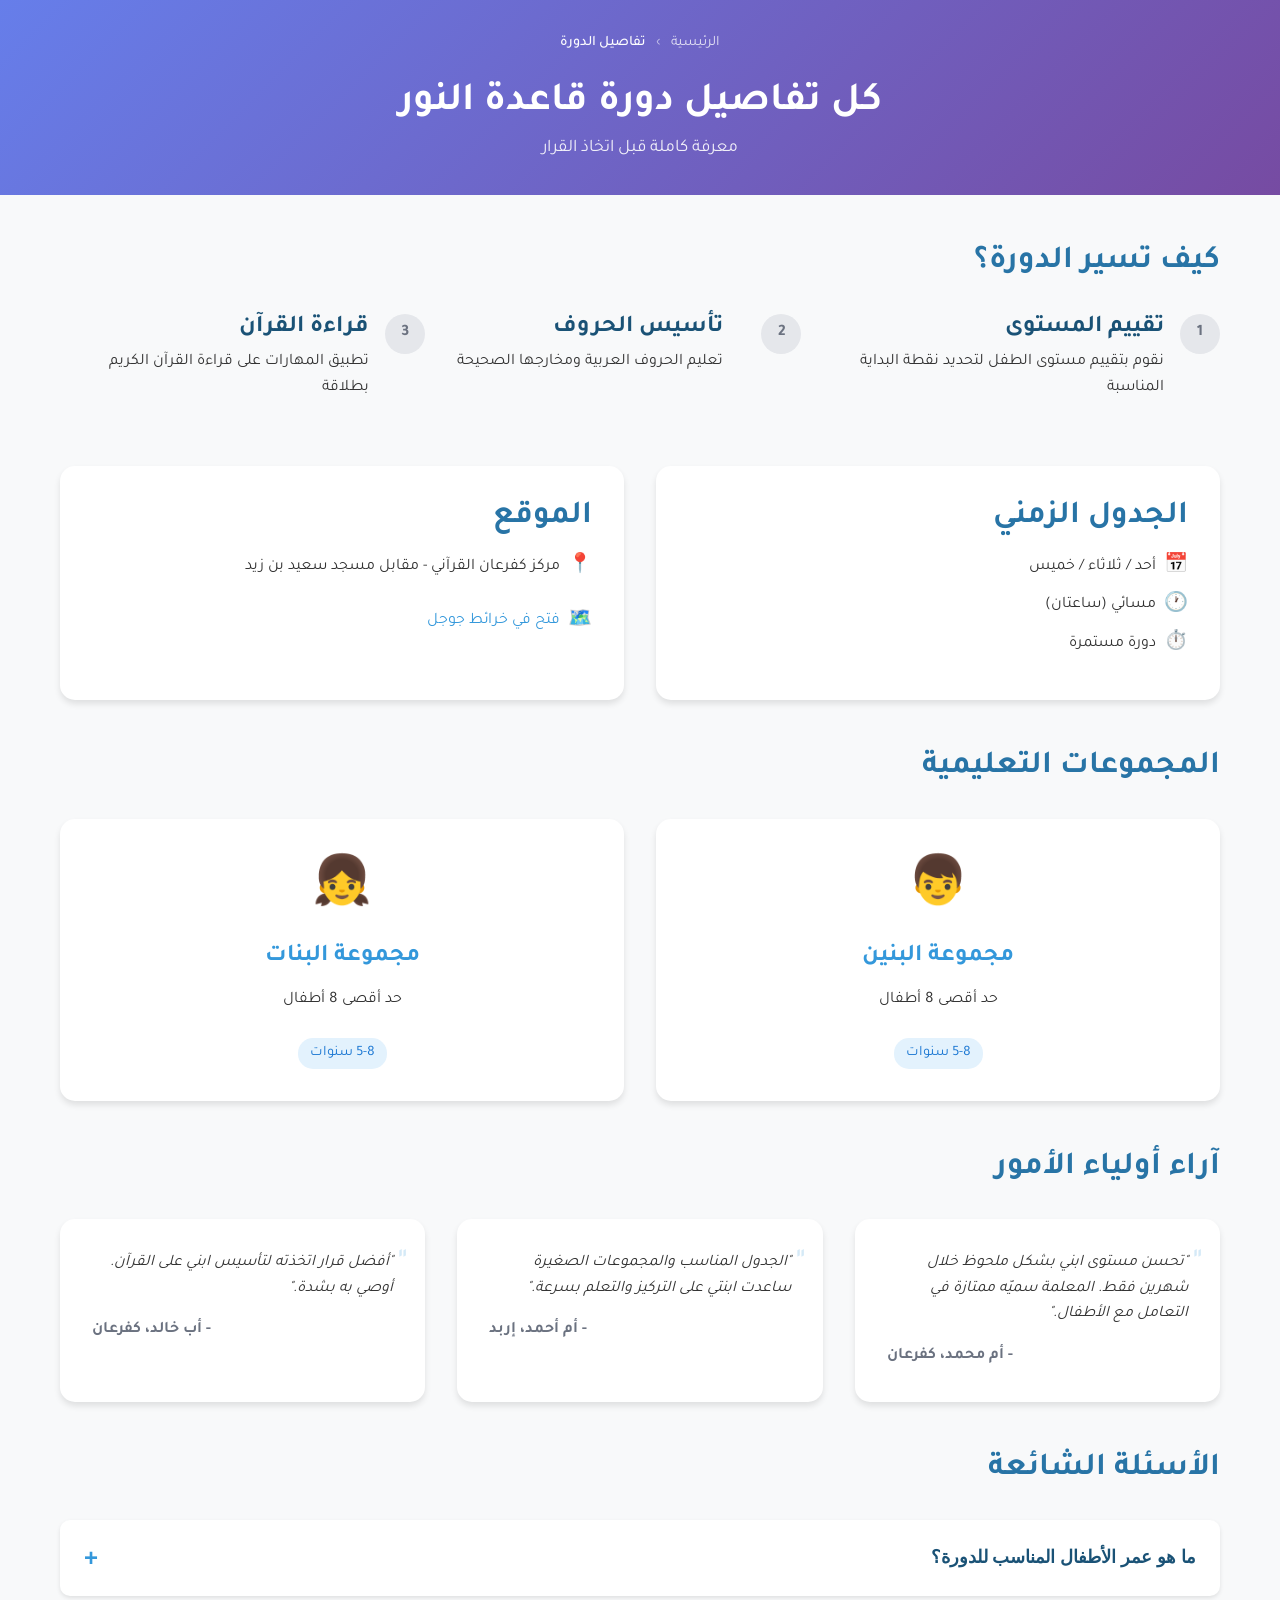
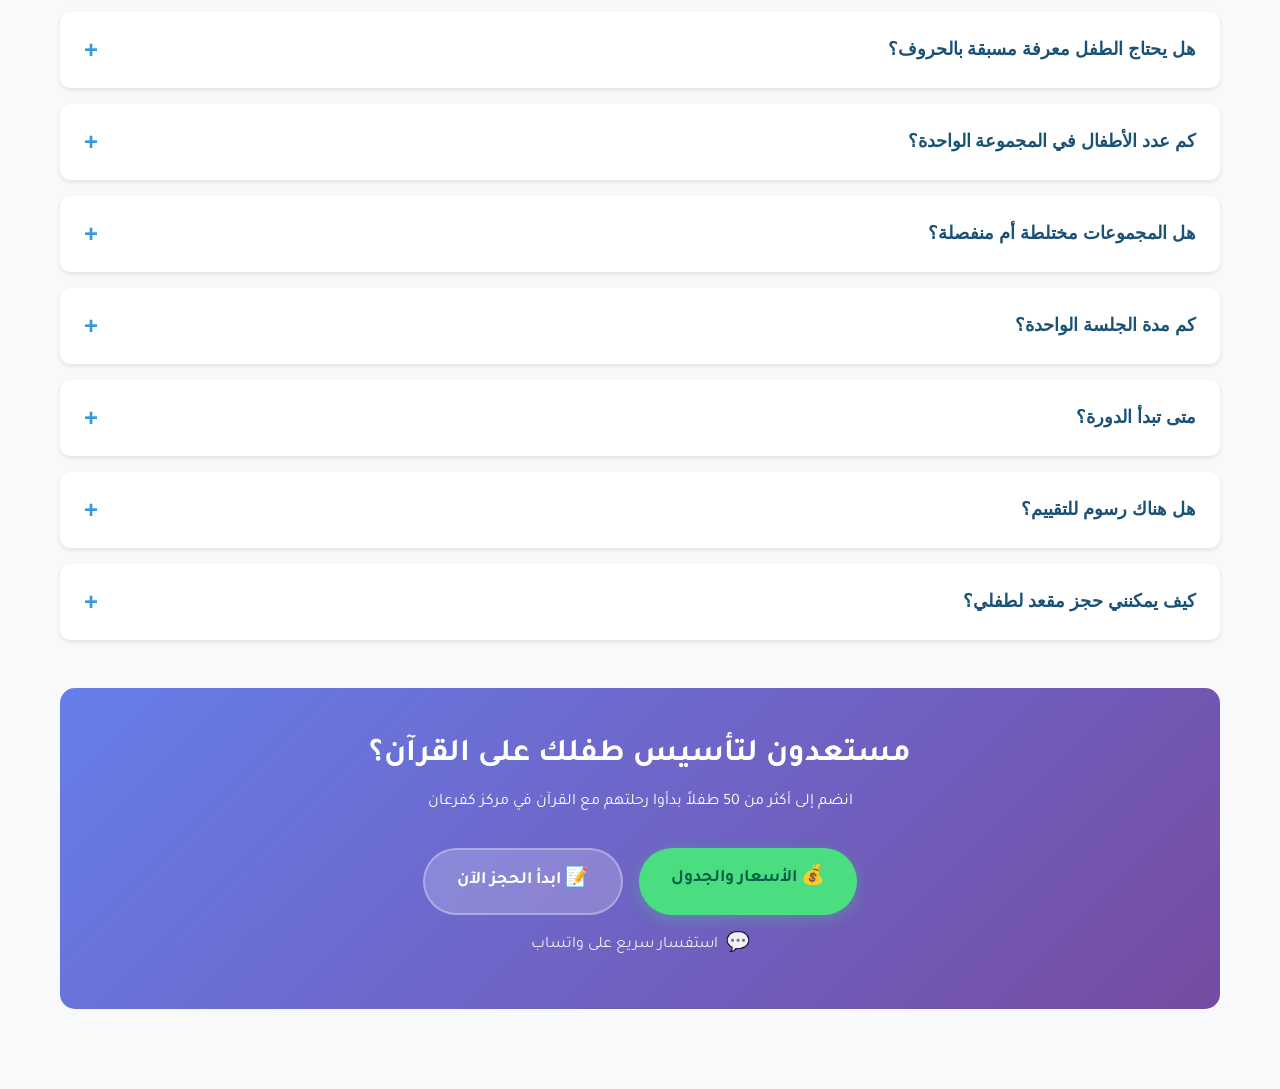
<file: middleFirst.html>
<!DOCTYPE html>
<html lang="ar" dir="rtl">
<head>
    <meta charset="UTF-8">
    <meta name="viewport" content="width=device-width, initial-scale=1.0">
    <title>تفاصيل دورة قاعدة النور - مركز كفرعان القرآني</title>
    <meta name="description" content="كل ما تحتاج معرفته عن دورة تأسيس الأطفال على قراءة القرآن في كفرعان">
    <link rel="stylesheet" href="style.css">
    <link href="https://fonts.googleapis.com/css2?family=Tajawal:wght@400;500;700&display=swap" rel="stylesheet">
</head>
<body>
    <header class="page-header">
        <div class="container">
            <nav class="breadcrumb">
                <a href="index.html">الرئيسية</a>
                <span class="separator">›</span>
                <span class="current">تفاصيل الدورة</span>
            </nav>
            <h1>كل تفاصيل دورة قاعدة النور</h1>
            <p class="subtitle">معرفة كاملة قبل اتخاذ القرار</p>
        </div>
    </header>
    
    <main class="main-content">
        <div class="container">
            <section class="how-it-works">
                <h2>كيف تسير الدورة؟</h2>
                <div class="steps">
                    <div class="step">
                        <div class="step-number">1</div>
                        <div class="step-content">
                            <h3>تقييم المستوى</h3>
                            <p>نقوم بتقييم مستوى الطفل لتحديد نقطة البداية المناسبة</p>
                        </div>
                    </div>
                    <div class="step">
                        <div class="step-number">2</div>
                        <div class="step-content">
                            <h3>تأسيس الحروف</h3>
                            <p>تعليم الحروف العربية ومخارجها الصحيحة</p>
                        </div>
                    </div>
                    <div class="step">
                        <div class="step-number">3</div>
                        <div class="step-content">
                            <h3>قراءة القرآن</h3>
                            <p>تطبيق المهارات على قراءة القرآن الكريم بطلاقة</p>
                        </div>
                    </div>
                </div>
            </section>
            
            <section class="schedule-location">
                <div class="schedule">
                    <h2>الجدول الزمني</h2>
                    <div class="time-info">
                        <div class="days">
                            <span class="icon">📅</span>
                            <span>أحد / ثلاثاء / خميس</span>
                        </div>
                        <div class="time">
                            <span class="icon">🕐</span>
                            <span>مسائي (ساعتان)</span>
                        </div>
                        <div class="duration">
                            <span class="icon">⏱️</span>
                            <span>دورة مستمرة</span>
                        </div>
                    </div>
                </div>
                
                <div class="location">
                    <h2>الموقع</h2>
                    <div class="location-info">
                        <div class="address">
                            <span class="icon">📍</span>
                            <span>مركز كفرعان القرآني - مقابل مسجد سعيد بن زيد</span>
                        </div>
                        <a href="https://maps.google.com/?q=مركز+كفرعان+القرآني" target="_blank" class="map-link">
                            <span class="icon">🗺️</span>
                            <span>فتح في خرائط جوجل</span>
                        </a>
                    </div>
                </div>
            </section>
            
            <section class="groups-info">
                <h2>المجموعات التعليمية</h2>
                <div class="groups-grid">
                    <div class="group-card">
                        <div class="group-icon">👦</div>
                        <h3>مجموعة البنين</h3>
                        <p>حد أقصى 8 أطفال</p>
                        <span class="age-range">5-8 سنوات</span>
                    </div>
                    <div class="group-card">
                        <div class="group-icon">👧</div>
                        <h3>مجموعة البنات</h3>
                        <p>حد أقصى 8 أطفال</p>
                        <span class="age-range">5-8 سنوات</span>
                    </div>
                </div>
            </section>
            
            <section class="testimonials">
                <h2>آراء أولياء الأمور</h2>
                <div class="testimonials-grid">
                    <div class="testimonial">
                        <div class="quote">"تحسن مستوى ابني بشكل ملحوظ خلال شهرين فقط. المعلمة سميّه ممتازة في التعامل مع الأطفال."</div>
                        <div class="author">- أم محمد، كفرعان</div>
                    </div>
                    <div class="testimonial">
                        <div class="quote">"الجدول المناسب والمجموعات الصغيرة ساعدت ابنتي على التركيز والتعلم بسرعة."</div>
                        <div class="author">- أم أحمد، إربد</div>
                    </div>
                    <div class="testimonial">
                        <div class="quote">"أفضل قرار اتخذته لتأسيس ابني على القرآن. أوصي به بشدة."</div>
                        <div class="author">- أب خالد، كفرعان</div>
                    </div>
                </div>
            </section>
            
            <section class="faq">
                <h2>الأسئلة الشائعة</h2>
                <div class="faq-items">
                    <div class="faq-item">
                        <button class="faq-question" onclick="toggleFAQ(this)">
                            <span>ما هو عمر الأطفال المناسب للدورة؟</span>
                            <span class="faq-toggle">+</span>
                        </button>
                        <div class="faq-answer">
                            <p>الدورة مخصصة للأطفال من عمر 5 إلى 8 سنوات. هذه المرحلة العمرية مثالية لتأسيس القراءة الصحيحة.</p>
                        </div>
                    </div>
                    
                    <div class="faq-item">
                        <button class="faq-question" onclick="toggleFAQ(this)">
                            <span>هل يحتاج الطفل معرفة مسبقة بالحروف؟</span>
                            <span class="faq-toggle">+</span>
                        </button>
                        <div class="faq-answer">
                            <p>لا، الدورة تبدأ من الصفر وتعلم الحروف ومخارجها الصحيحة لمن لا يعرفونها.</p>
                        </div>
                    </div>
                    
                    <div class="faq-item">
                        <button class="faq-question" onclick="toggleFAQ(this)">
                            <span>كم عدد الأطفال في المجموعة الواحدة؟</span>
                            <span class="faq-toggle">+</span>
                        </button>
                        <div class="faq-answer">
                            <p>الحد الأقصى هو 8 أطفال في المجموعة الواحدة لضمان تركيز واهتمام كافٍ لكل طفل.</p>
                        </div>
                    </div>
                    
                    <div class="faq-item">
                        <button class="faq-question" onclick="toggleFAQ(this)">
                            <span>هل المجموعات مختلطة أم منفصلة؟</span>
                            <span class="faq-toggle">+</span>
                        </button>
                        <div class="faq-answer">
                            <p>هناك مجموعات مستقلة للبنين ومجموعات مستقلة للبنات، كل مجموعة بحد أقصى 8 أطفال.</p>
                        </div>
                    </div>
                    
                    <div class="faq-item">
                        <button class="faq-question" onclick="toggleFAQ(this)">
                            <span>كم مدة الجلسة الواحدة؟</span>
                            <span class="faq-toggle">+</span>
                        </button>
                        <div class="faq-answer">
                            <p>كل جلسة مدتها ساعتان، مع استراحة قصيرة مناسبة للأطفال.</p>
                        </div>
                    </div>
                    
                    <div class="faq-item">
                        <button class="faq-question" onclick="toggleFAQ(this)">
                            <span>متى تبدأ الدورة؟</span>
                            <span class="faq-toggle">+</span>
                        </button>
                        <div class="faq-answer">
                            <p>الدورة مستمرة ويمكن الانضمام في أي وقت بعد تقييم مستوى الطفل وتحديد المجموعة المناسبة.</p>
                        </div>
                    </div>
                    
                    <div class="faq-item">
                        <button class="faq-question" onclick="toggleFAQ(this)">
                            <span>هل هناك رسوم للتقييم؟</span>
                            <span class="faq-toggle">+</span>
                        </button>
                        <div class="faq-answer">
                            <p>لا، التقييم الأولي مجاني. الرسوم الشهرية للدورة تُحدد بعد التقييم حسب المستوى.</p>
                        </div>
                    </div>
                    
                    <div class="faq-item">
                        <button class="faq-question" onclick="toggleFAQ(this)">
                            <span>كيف يمكنني حجز مقعد لطفلي؟</span>
                            <span class="faq-toggle">+</span>
                        </button>
                        <div class="faq-answer">
                            <p>يمكنك حجز مقعد عبر الضغط على زر "ابدأ الحجز الآن" أو التواصل مباشرة على واتساب رقم +962 791 951 134.</p>
                        </div>
                    </div>
                </div>
            </section>
            
            <section class="cta-section">
                <div class="cta-content">
                    <h2>مستعدون لتأسيس طفلك على القرآن؟</h2>
                    <p>انضم إلى أكثر من 50 طفلاً بدأوا رحلتهم مع القرآن في مركز كفرعان</p>
                    <div class="cta-buttons">
                        <a href="middleSecond.html" class="cta-button primary" onclick="trackEvent('cta_click')">
                            <span class="icon">💰</span>
                            <span>الأسعار والجدول</span>
                        </a>
                        <a href="bottom.html" class="cta-button secondary" onclick="trackEvent('cta_click')">
                            <span class="icon">📝</span>
                            <span>ابدأ الحجز الآن</span>
                        </a>
                    </div>
                    <div class="alternative-cta">
                        <a href="https://wa.me/962791951134?text=أريد الاستفسار عن دورة قاعدة النور" 
                           class="whatsapp-link" 
                           onclick="trackEvent('whatsapp_click')">
                            <span class="icon">💬</span>
                            <span>استفسار سريع على واتساب</span>
                        </a>
                    </div>
                </div>
            </section>
        </div>
    </main>
    
    <script>
        function toggleFAQ(button) {
            const faqItem = button.parentElement;
            const answer = faqItem.querySelector('.faq-answer');
            const toggle = button.querySelector('.faq-toggle');
            
            // Close other FAQ items
            document.querySelectorAll('.faq-item').forEach(item => {
                if (item !== faqItem) {
                    item.classList.remove('active');
                    item.querySelector('.faq-answer').style.maxHeight = '0';
                    item.querySelector('.faq-toggle').textContent = '+';
                }
            });
            
            // Toggle current FAQ item
            faqItem.classList.toggle('active');
            if (faqItem.classList.contains('active')) {
                answer.style.maxHeight = answer.scrollHeight + 'px';
                toggle.textContent = '−';
            } else {
                answer.style.maxHeight = '0';
                toggle.textContent = '+';
            }
        }
        
        // Analytics tracking
        function trackEvent(eventName) {
            if (typeof gtag !== 'undefined') {
                gtag('event', eventName);
            }
            console.log('Event tracked:', eventName);
        }
        
        // Track page view
        document.addEventListener('DOMContentLoaded', function() {
            trackEvent('page_view');
        });
    </script>
</body>
</html>
</file>
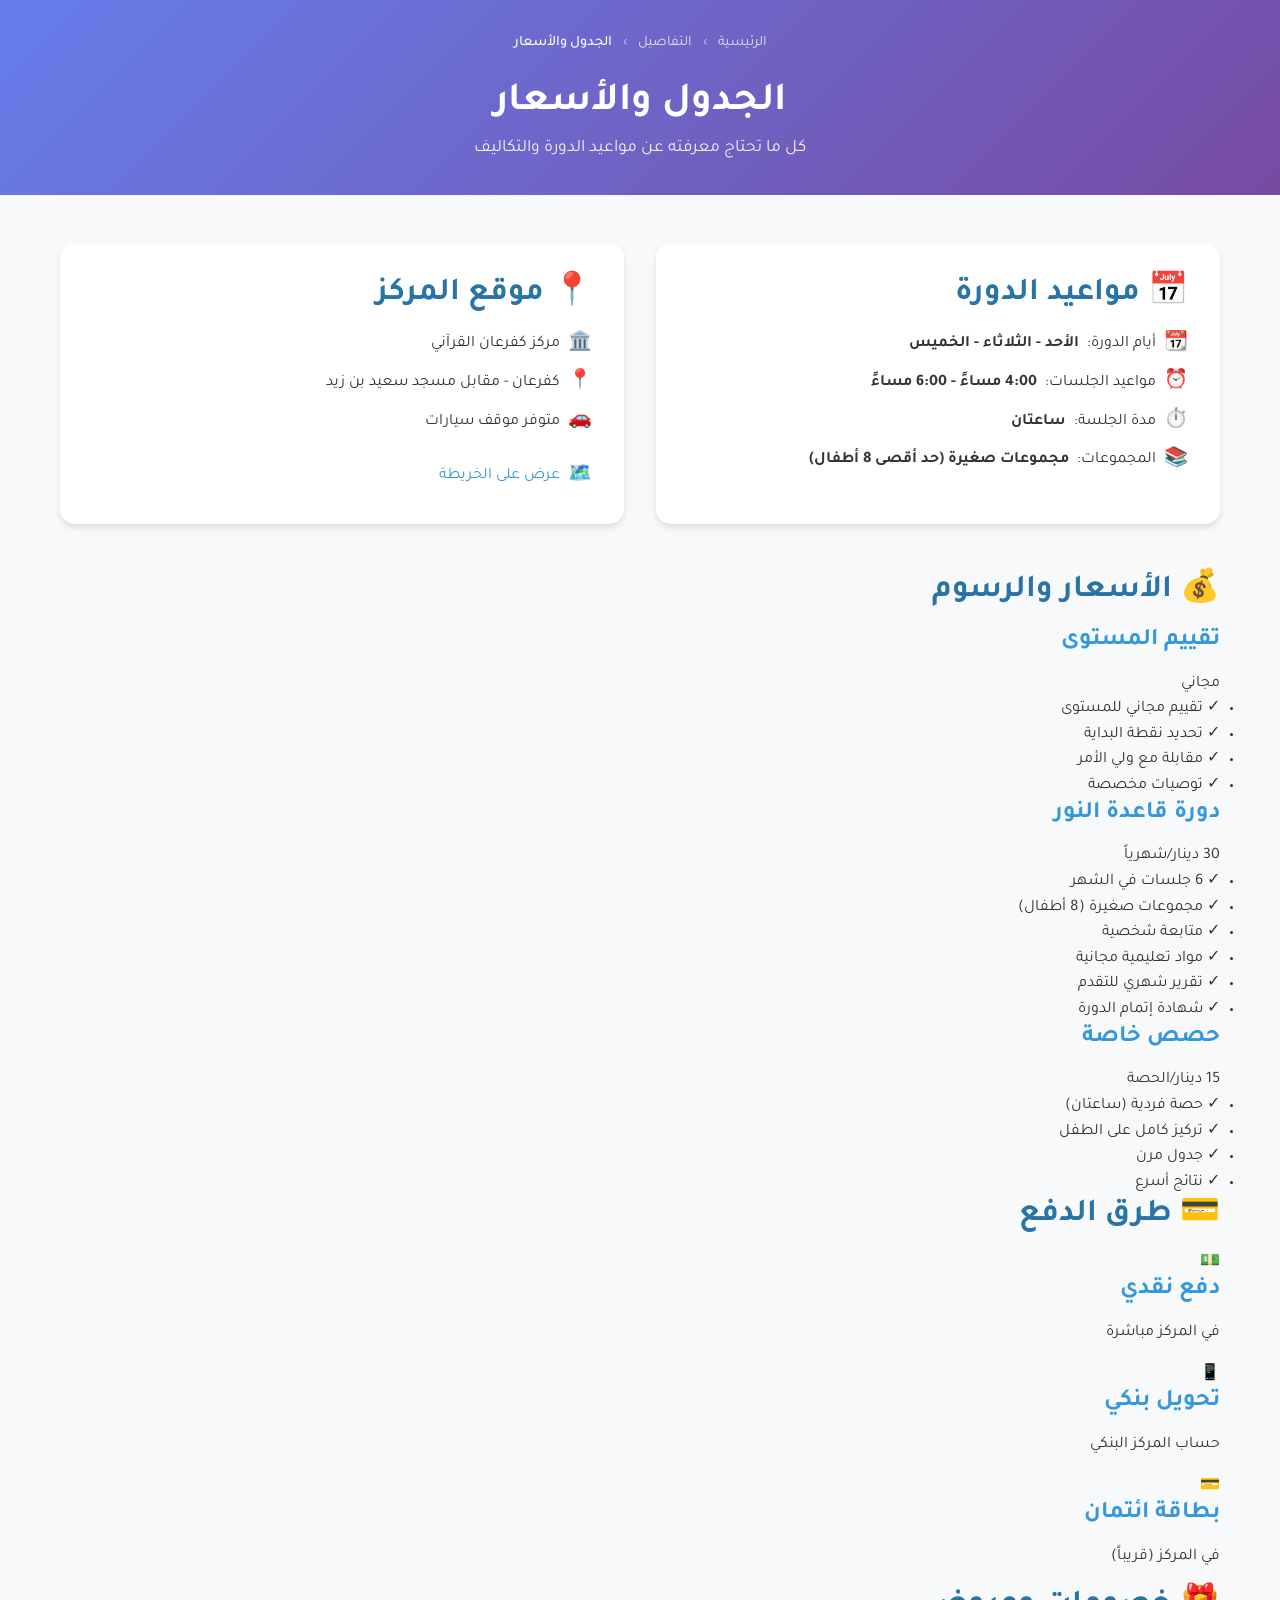
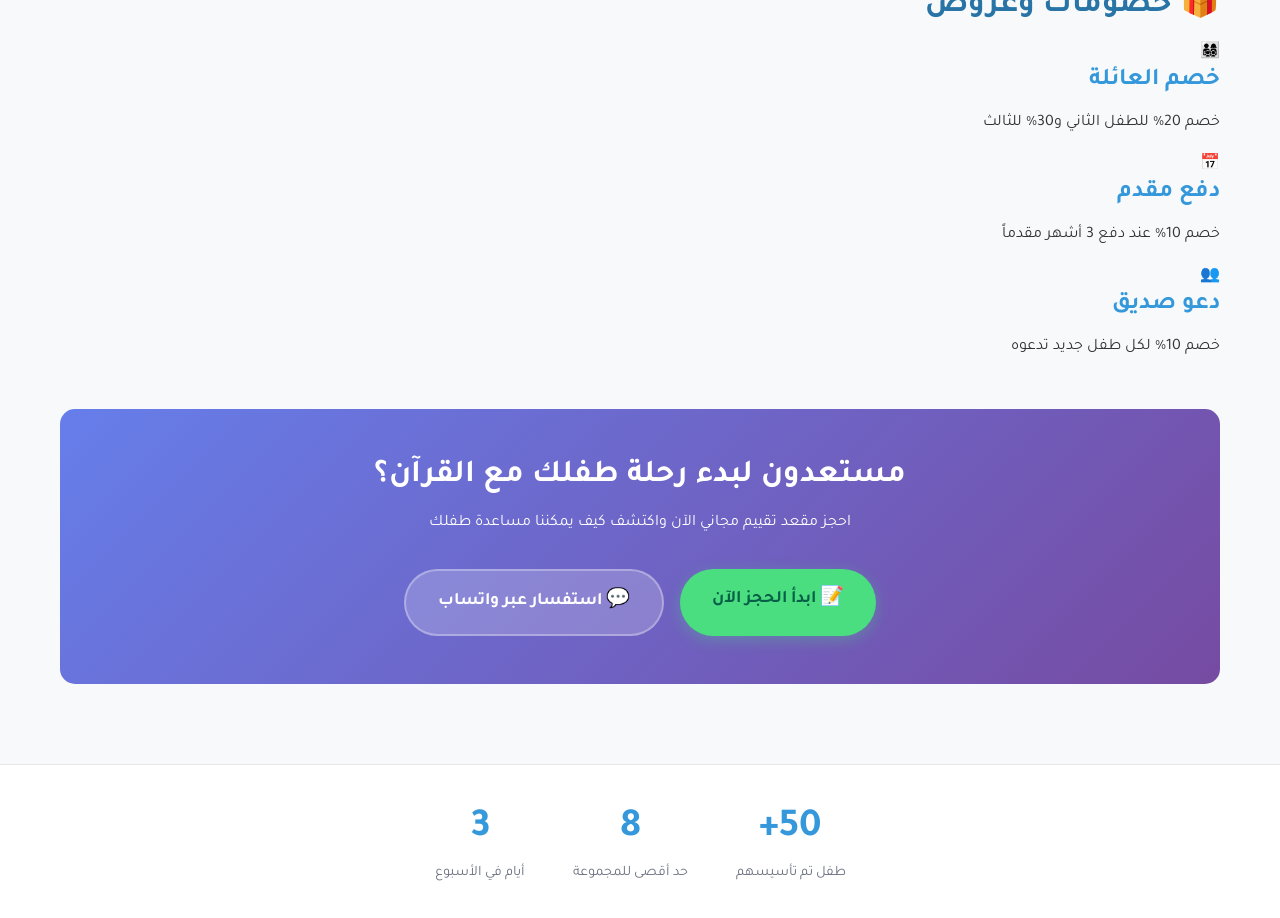
<file: middleSecond.html>
<!DOCTYPE html>
<html lang="ar" dir="rtl">
<head>
    <meta charset="UTF-8">
    <meta name="viewport" content="width=device-width, initial-scale=1.0">
    <title>الجدول والأسعار - قاعدة النور</title>
    <meta name="description" content="جدول دورة قاعدة النور والأسعار ومواعيد الجلسات في مركز كفرعان القرآني">
    <link rel="stylesheet" href="style.css">
    <link href="https://fonts.googleapis.com/css2?family=Tajawal:wght@400;500;700&display=swap" rel="stylesheet">
</head>
<body>
    <header class="page-header">
        <div class="container">
            <nav class="breadcrumb">
                <a href="index.html">الرئيسية</a>
                <span class="separator">›</span>
                <a href="middleFirst.html">التفاصيل</a>
                <span class="separator">›</span>
                <span class="current">الجدول والأسعار</span>
            </nav>
            <h1>الجدول والأسعار</h1>
            <p class="subtitle">كل ما تحتاج معرفته عن مواعيد الدورة والتكاليف</p>
        </div>
    </header>
    
    <main class="main-content">
        <div class="container">
            <section class="schedule-location">
                <div class="schedule">
                    <h2>📅 مواعيد الدورة</h2>
                    <div class="time-info">
                        <div>
                            <span class="icon">📆</span>
                            <span>أيام الدورة:</span>
                            <strong>الأحد - الثلاثاء - الخميس</strong>
                        </div>
                        <div>
                            <span class="icon">⏰</span>
                            <span>مواعيد الجلسات:</span>
                            <strong>4:00 مساءً - 6:00 مساءً</strong>
                        </div>
                        <div>
                            <span class="icon">⏱️</span>
                            <span>مدة الجلسة:</span>
                            <strong>ساعتان</strong>
                        </div>
                        <div>
                            <span class="icon">📚</span>
                            <span>المجموعات:</span>
                            <strong>مجموعات صغيرة (حد أقصى 8 أطفال)</strong>
                        </div>
                    </div>
                </div>
                
                <div class="location">
                    <h2>📍 موقع المركز</h2>
                    <div class="location-info">
                        <div>
                            <span class="icon">🏛️</span>
                            <span>مركز كفرعان القرآني</span>
                        </div>
                        <div>
                            <span class="icon">📍</span>
                            <span>كفرعان - مقابل مسجد سعيد بن زيد</span>
                        </div>
                        <div>
                            <span class="icon">🚗</span>
                            <span>متوفر موقف سيارات</span>
                        </div>
                    </div>
                    <a href="https://maps.google.com/?q=مركز+كفرعان+القرآني" class="map-link" target="_blank">
                        <span class="icon">🗺️</span>
                        <span>عرض على الخريطة</span>
                    </a>
                </div>
            </section>
            
            <section class="pricing">
                <h2>💰 الأسعار والرسوم</h2>
                <div class="pricing-grid">
                    <div class="pricing-card">
                        <div class="pricing-header">
                            <h3>تقييم المستوى</h3>
                            <div class="price">
                                <span class="currency">مجاني</span>
                            </div>
                        </div>
                        <ul class="pricing-features">
                            <li>✓ تقييم مجاني للمستوى</li>
                            <li>✓ تحديد نقطة البداية</li>
                            <li>✓ مقابلة مع ولي الأمر</li>
                            <li>✓ توصيات مخصصة</li>
                        </ul>
                    </div>
                    
                    <div class="pricing-card featured">
                        <div class="pricing-header">
                            <h3>دورة قاعدة النور</h3>
                            <div class="price">
                                <span class="currency">30</span>
                                <span class="period">دينار/شهرياً</span>
                            </div>
                        </div>
                        <ul class="pricing-features">
                            <li>✓ 6 جلسات في الشهر</li>
                            <li>✓ مجموعات صغيرة (8 أطفال)</li>
                            <li>✓ متابعة شخصية</li>
                            <li>✓ مواد تعليمية مجانية</li>
                            <li>✓ تقرير شهري للتقدم</li>
                            <li>✓ شهادة إتمام الدورة</li>
                        </ul>
                    </div>
                    
                    <div class="pricing-card">
                        <div class="pricing-header">
                            <h3>حصص خاصة</h3>
                            <div class="price">
                                <span class="currency">15</span>
                                <span class="period">دينار/الحصة</span>
                            </div>
                        </div>
                        <ul class="pricing-features">
                            <li>✓ حصة فردية (ساعتان)</li>
                            <li>✓ تركيز كامل على الطفل</li>
                            <li>✓ جدول مرن</li>
                            <li>✓ نتائج أسرع</li>
                        </ul>
                    </div>
                </div>
            </section>
            
            <section class="payment-info">
                <h2>💳 طرق الدفع</h2>
                <div class="payment-methods">
                    <div class="payment-method">
                        <div class="method-icon">💵</div>
                        <h3>دفع نقدي</h3>
                        <p>في المركز مباشرة</p>
                    </div>
                    <div class="payment-method">
                        <div class="method-icon">📱</div>
                        <h3>تحويل بنكي</h3>
                        <p>حساب المركز البنكي</p>
                    </div>
                    <div class="payment-method">
                        <div class="method-icon">💳</div>
                        <h3>بطاقة ائتمان</h3>
                        <p>في المركز (قريباً)</p>
                    </div>
                </div>
            </section>
            
            <section class="discounts">
                <h2>🎁 خصومات وعروض</h2>
                <div class="discount-grid">
                    <div class="discount-card">
                        <div class="discount-icon">👨‍👩‍👧‍👦</div>
                        <h3>خصم العائلة</h3>
                        <p>خصم 20% للطفل الثاني و30% للثالث</p>
                    </div>
                    <div class="discount-card">
                        <div class="discount-icon">📅</div>
                        <h3>دفع مقدم</h3>
                        <p>خصم 10% عند دفع 3 أشهر مقدماً</p>
                    </div>
                    <div class="discount-card">
                        <div class="discount-icon">👥</div>
                        <h3>دعو صديق</h3>
                        <p>خصم 10% لكل طفل جديد تدعوه</p>
                    </div>
                </div>
            </section>
            
            <section class="cta-section">
                <div class="cta-content">
                    <h2>مستعدون لبدء رحلة طفلك مع القرآن؟</h2>
                    <p>احجز مقعد تقييم مجاني الآن واكتشف كيف يمكننا مساعدة طفلك</p>
                    <div class="cta-buttons">
                        <a href="bottom.html" class="cta-button primary" onclick="trackEvent('cta_click')">
                            <span class="icon">📝</span>
                            <span>ابدأ الحجز الآن</span>
                        </a>
                        <a href="https://wa.me/962791951134?text=أريد الاستفسار عن الأسعار" class="cta-button secondary">
                            <span class="icon">💬</span>
                            <span>استفسار عبر واتساب</span>
                        </a>
                    </div>
                </div>
            </section>
        </div>
    </main>
    
    <section class="trust-indicators">
        <div class="container">
            <div class="stats">
                <div class="stat">
                    <span class="number">50+</span>
                    <span class="label">طفل تم تأسيسهم</span>
                </div>
                <div class="stat">
                    <span class="number">8</span>
                    <span class="label">حد أقصى للمجموعة</span>
                </div>
                <div class="stat">
                    <span class="number">3</span>
                    <span class="label">أيام في الأسبوع</span>
                </div>
            </div>
        </div>
    </section>
    
    <script>
        // Track page view
        if (typeof gtag !== 'undefined') {
            gtag('event', 'page_view', {
                page_title: 'الجدول والأسعار',
                page_location: window.location.href
            });
        }
        
        console.log('Schedule & Pricing page loaded');
    </script>
</body>
</html>
</file>
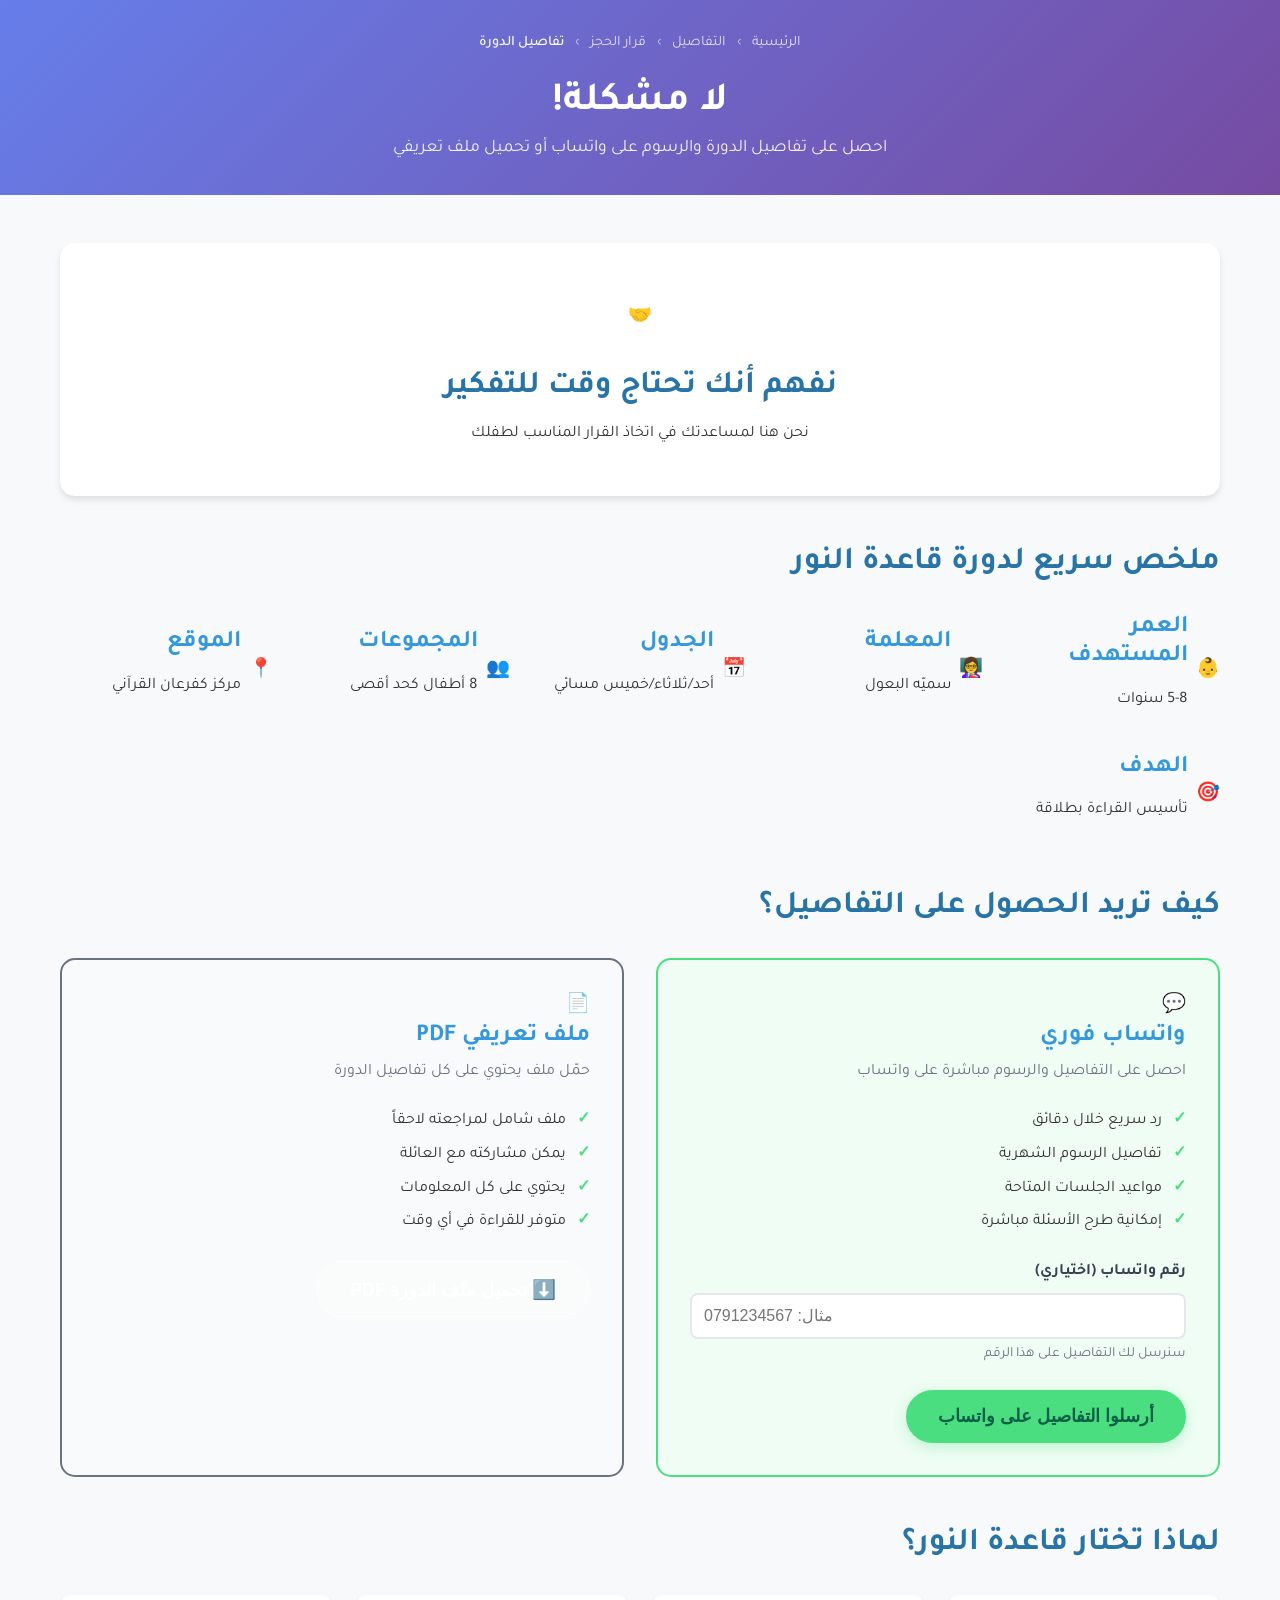
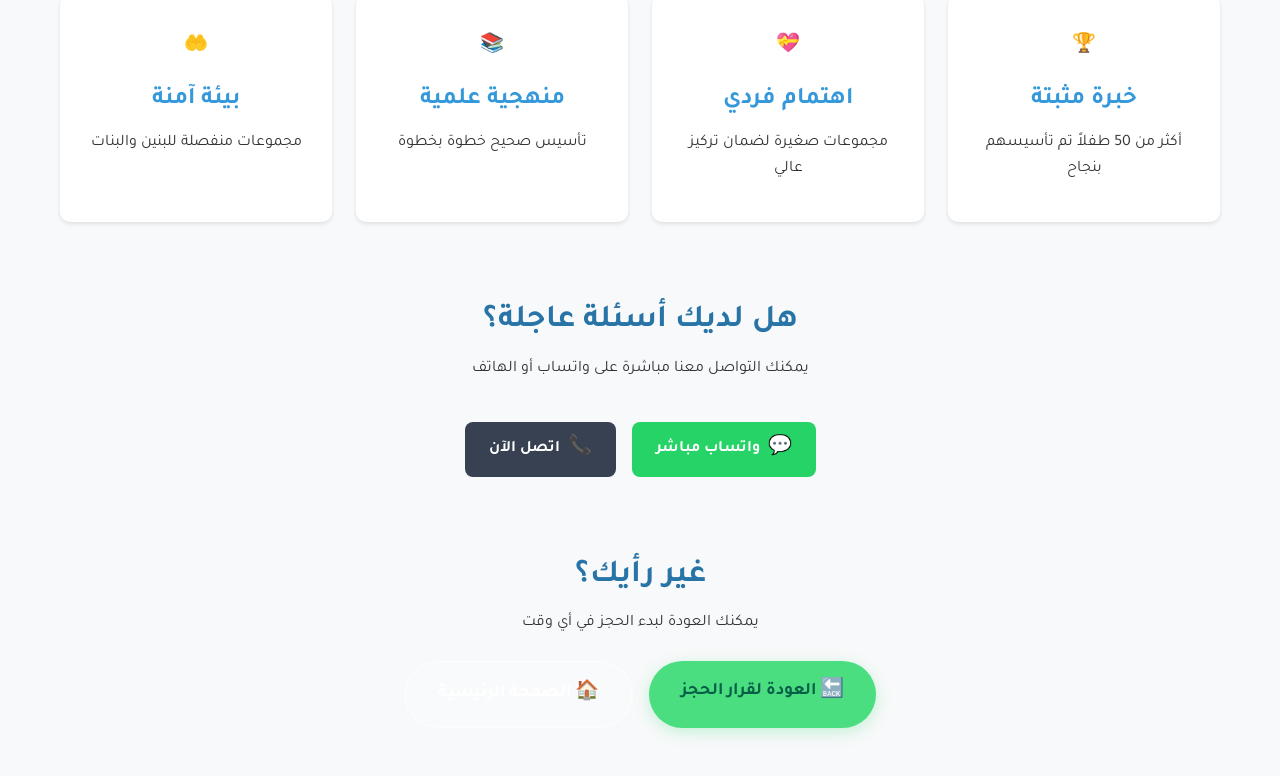
<file: postFunnel.html>
<!DOCTYPE html>
<html lang="ar" dir="rtl">
<head>
    <meta charset="UTF-8">
    <meta name="viewport" content="width=device-width, initial-scale=1.0">
    <title>تفاصيل الدورة - قاعدة النور</title>
    <meta name="description" content="احصل على تفاصيل دورة قاعدة النور لتأسيس الأطفال على القرآن">
    <link rel="stylesheet" href="style.css">
    <link href="https://fonts.googleapis.com/css2?family=Tajawal:wght@400;500;700&display=swap" rel="stylesheet">
</head>
<body>
    <header class="page-header">
        <div class="container">
            <nav class="breadcrumb">
                <a href="index.html">الرئيسية</a>
                <span class="separator">›</span>
                <a href="middleFirst.html">التفاصيل</a>
                <span class="separator">›</span>
                <a href="bottom.html">قرار الحجز</a>
                <span class="separator">›</span>
                <span class="current">تفاصيل الدورة</span>
            </nav>
            <h1>لا مشكلة!</h1>
            <p class="subtitle">احصل على تفاصيل الدورة والرسوم على واتساب أو تحميل ملف تعريفي</p>
        </div>
    </header>
    
    <main class="main-content">
        <div class="container">
            <section class="understanding-message">
                <div class="understanding-card">
                    <div class="understanding-icon">
                        <span class="icon">🤝</span>
                    </div>
                    <h2>نفهم أنك تحتاج وقت للتفكير</h2>
                    <p>نحن هنا لمساعدتك في اتخاذ القرار المناسب لطفلك</p>
                </div>
            </section>
            
            <section class="quick-summary">
                <h2>ملخص سريع لدورة قاعدة النور</h2>
                <div class="summary-grid">
                    <div class="summary-item">
                        <span class="icon">👶</span>
                        <div class="summary-content">
                            <h3>العمر المستهدف</h3>
                            <p>5-8 سنوات</p>
                        </div>
                    </div>
                    
                    <div class="summary-item">
                        <span class="icon">👩‍🏫</span>
                        <div class="summary-content">
                            <h3>المعلمة</h3>
                            <p>سميّه البعول</p>
                        </div>
                    </div>
                    
                    <div class="summary-item">
                        <span class="icon">📅</span>
                        <div class="summary-content">
                            <h3>الجدول</h3>
                            <p>أحد/ثلاثاء/خميس مسائي</p>
                        </div>
                    </div>
                    
                    <div class="summary-item">
                        <span class="icon">👥</span>
                        <div class="summary-content">
                            <h3>المجموعات</h3>
                            <p>8 أطفال كحد أقصى</p>
                        </div>
                    </div>
                    
                    <div class="summary-item">
                        <span class="icon">📍</span>
                        <div class="summary-content">
                            <h3>الموقع</h3>
                            <p>مركز كفرعان القرآني</p>
                        </div>
                    </div>
                    
                    <div class="summary-item">
                        <span class="icon">🎯</span>
                        <div class="summary-content">
                            <h3>الهدف</h3>
                            <p>تأسيس القراءة بطلاقة</p>
                        </div>
                    </div>
                </div>
            </section>
            
            <section class="contact-options">
                <h2>كيف تريد الحصول على التفاصيل؟</h2>
                <div class="options-grid">
                    <div class="option-card primary">
                        <div class="option-header">
                            <div class="option-icon">
                                <span class="icon">💬</span>
                            </div>
                            <h3>واتساب فوري</h3>
                            <p>احصل على التفاصيل والرسوم مباشرة على واتساب</p>
                        </div>
                        <div class="option-benefits">
                            <ul>
                                <li>رد سريع خلال دقائق</li>
                                <li>تفاصيل الرسوم الشهرية</li>
                                <li>مواعيد الجلسات المتاحة</li>
                                <li>إمكانية طرح الأسئلة مباشرة</li>
                            </ul>
                        </div>
                        <form id="whatsappForm" class="whatsapp-form">
                            <div class="form-group">
                                <label for="phoneNumber">رقم واتساب (اختياري)</label>
                                <input type="tel" id="phoneNumber" name="phoneNumber" placeholder="مثال: 0791234567">
                                <small>سنرسل لك التفاصيل على هذا الرقم</small>
                            </div>
                            <button type="submit" class="cta-button primary">
                                أرسلوا التفاصيل على واتساب
                            </button>
                        </form>
                    </div>
                    
                    <div class="option-card secondary">
                        <div class="option-header">
                            <div class="option-icon">
                                <span class="icon">📄</span>
                            </div>
                            <h3>ملف تعريفي PDF</h3>
                            <p>حمّل ملف يحتوي على كل تفاصيل الدورة</p>
                        </div>
                        <div class="option-benefits">
                            <ul>
                                <li>ملف شامل لمراجعته لاحقاً</li>
                                <li>يمكن مشاركته مع العائلة</li>
                                <li>يحتوي على كل المعلومات</li>
                                <li>متوفر للقراءة في أي وقت</li>
                            </ul>
                        </div>
                        <button onclick="downloadPDF()" class="cta-button secondary">
                            <span class="icon">⬇️</span>
                            <span>تحميل ملف الدورة PDF</span>
                        </button>
                    </div>
                </div>
            </section>
            
            <section class="reassurance">
                <h2>لماذا تختار قاعدة النور؟</h2>
                <div class="reassurance-grid">
                    <div class="reassurance-item">
                        <div class="reassurance-icon">
                            <span class="icon">🏆</span>
                        </div>
                        <h3>خبرة مثبتة</h3>
                        <p>أكثر من 50 طفلاً تم تأسيسهم بنجاح</p>
                    </div>
                    
                    <div class="reassurance-item">
                        <div class="reassurance-icon">
                            <span class="icon">💝</span>
                        </div>
                        <h3>اهتمام فردي</h3>
                        <p>مجموعات صغيرة لضمان تركيز عالي</p>
                    </div>
                    
                    <div class="reassurance-item">
                        <div class="reassurance-icon">
                            <span class="icon">📚</span>
                        </div>
                        <h3>منهجية علمية</h3>
                        <p>تأسيس صحيح خطوة بخطوة</p>
                    </div>
                    
                    <div class="reassurance-item">
                        <div class="reassurance-icon">
                            <span class="icon">🤲</span>
                        </div>
                        <h3>بيئة آمنة</h3>
                        <p>مجموعات منفصلة للبنين والبنات</p>
                    </div>
                </div>
            </section>
            
            <section class="final-contact">
                <div class="contact-content">
                    <h2>هل لديك أسئلة عاجلة؟</h2>
                    <p>يمكنك التواصل معنا مباشرة على واتساب أو الهاتف</p>
                    <div class="contact-buttons">
                        <a href="https://wa.me/962791951134?text=أريد الاستفسار عن دورة قاعدة النور" 
                           class="contact-button whatsapp" 
                           onclick="trackEvent('whatsapp_click')">
                            <span class="icon">💬</span>
                            <span>واتساب مباشر</span>
                        </a>
                        <a href="tel:+962791951134" 
                           class="contact-button phone" 
                           onclick="trackEvent('phone_click')">
                            <span class="icon">📞</span>
                            <span>اتصل الآن</span>
                        </a>
                    </div>
                </div>
            </section>
            
            <section class="return-options">
                <h2>غير رأيك؟</h2>
                <p>يمكنك العودة لبدء الحجز في أي وقت</p>
                <div class="return-buttons">
                    <a href="bottom.html" class="cta-button primary">
                        <span class="icon">🔙</span>
                        <span>العودة لقرار الحجز</span>
                    </a>
                    <a href="index.html" class="cta-button secondary">
                        <span class="icon">🏠</span>
                        <span>الصفحة الرئيسية</span>
                    </a>
                </div>
            </section>
        </div>
    </main>
    
    <script>
        function trackEvent(eventName) {
            if (typeof gtag !== 'undefined') {
                gtag('event', eventName);
            }
            console.log('Event tracked:', eventName);
        }
        
        // WhatsApp form submission
        document.getElementById('whatsappForm').addEventListener('submit', function(e) {
            e.preventDefault();
            
            const phoneNumber = document.getElementById('phoneNumber').value;
            let message = 'أريد الحصول على تفاصيل دورة قاعدة النور والرسوم';
            
            if (phoneNumber) {
                message += `\nرقمي: ${phoneNumber}`;
            }
            
            const whatsappUrl = `https://wa.me/962791951134?text=${encodeURIComponent(message)}`;
            window.open(whatsappUrl, '_blank');
            
            trackEvent('lead_capture');
            trackEvent('whatsapp_click');
        });
        
        // PDF download simulation
        function downloadPDF() {
            // In a real implementation, this would link to an actual PDF file
            // For now, we'll simulate it with a message
            alert('سيتم إرسال ملف PDF على واتساب خلال 5 دقائق');
            
            // Or open WhatsApp to request the PDF
            const message = 'أريد تحميل ملف PDF تعريفي لدورة قاعدة النور';
            const whatsappUrl = `https://wa.me/962791951134?text=${encodeURIComponent(message)}`;
            window.open(whatsappUrl, '_blank');
            
            trackEvent('pdf_download');
            trackEvent('whatsapp_click');
        }
        
        // Track page view
        document.addEventListener('DOMContentLoaded', function() {
            trackEvent('page_view');
            trackEvent('post_funnel_visit');
        });
    </script>
</body>
</html>
</file>
<file: style.css>
/* Reset and Base Styles */
* {
    margin: 0;
    padding: 0;
    box-sizing: border-box;
}

body {
    font-family: 'Tajawal', -apple-system, BlinkMacSystemFont, 'Segoe UI', Roboto, sans-serif;
    line-height: 1.6;
    color: #333;
    background-color: #f8f9fa;
    direction: rtl;
    transition: background-color 0.3s, color 0.3s;
}

body.dark-mode {
    background-color: #121212;
    color: #ffffff;
}

body.dark-mode p, 
body.dark-mode li {
    color: #e0e0e0;
}

body.dark-mode h1, 
body.dark-mode h2, 
body.dark-mode h3 {
    color: #fbc02d;
    font-weight: 700;
}

.container {
    max-width: 1200px;
    margin: 0 auto;
    padding: 0 20px;
}

/* Typography */
h1, h2, h3, h4, h5, h6 {
    font-weight: 700;
    line-height: 1.2;
    margin-bottom: 1rem;
}

h1 {
    font-size: 2.5rem;
    color: #1a5276;
}

h2 {
    font-size: 2rem;
    color: #2874a6;
}

h3 {
    font-size: 1.5rem;
    color: #3498db;
}

p {
    margin-bottom: 1rem;
}

/* Header Styles */
.page-header {
    background: linear-gradient(135deg, #667eea 0%, #764ba2 100%);
    color: white;
    padding: 2rem 0;
    text-align: center;
}

.page-header h1 {
    color: white;
    margin-bottom: 0.5rem;
}

.page-header .subtitle {
    font-size: 1.1rem;
    opacity: 0.9;
    margin-bottom: 0;
}

.breadcrumb {
    margin-bottom: 1.5rem;
    font-size: 0.9rem;
}

.breadcrumb a {
    color: rgba(255, 255, 255, 0.8);
    text-decoration: none;
    transition: color 0.3s;
}

.breadcrumb a:hover {
    color: white;
}

.breadcrumb .separator {
    margin: 0 0.5rem;
    opacity: 0.6;
}

.breadcrumb .current {
    color: white;
    font-weight: 500;
}

/* Hero Section */
.hero {
    background: linear-gradient(135deg, #667eea 0%, #764ba2 100%);
    color: white;
    padding: 4rem 0;
    text-align: center;
}

body.dark-mode .hero {
    background: linear-gradient(135deg, #1a1a1a 0%, #2d2d2d 100%) !important;
}

.hero-content {
    max-width: 800px;
    margin: 0 auto;
}

.hero h1 {
    font-size: 3rem;
    margin-bottom: 1rem;
    color: white;
}

.hero h2 {
    font-size: 1.5rem;
    font-weight: 500;
    margin-bottom: 2rem;
    color: rgba(255, 255, 255, 0.9);
}

.teacher-info {
    margin-bottom: 2rem;
}

.teacher-name {
    background: rgba(255, 255, 255, 0.2);
    padding: 0.5rem 1rem;
    border-radius: 25px;
    font-size: 1.1rem;
}

.key-features {
    display: flex;
    justify-content: center;
    gap: 2rem;
    margin-bottom: 2rem;
    flex-wrap: wrap;
}

.feature {
    display: flex;
    align-items: center;
    gap: 0.5rem;
    background: rgba(255, 255, 255, 0.1);
    padding: 0.5rem 1rem;
    border-radius: 20px;
}

.feature .icon {
    font-size: 1.2rem;
}

.benefits {
    background: rgba(255, 255, 255, 0.1);
    padding: 1.5rem;
    border-radius: 15px;
    margin-bottom: 2rem;
    text-align: right;
}

.benefits h3 {
    color: white;
    margin-bottom: 1rem;
    text-align: center;
}

.benefits ul {
    list-style: none;
}

.benefits li {
    margin-bottom: 0.5rem;
    position: relative;
    padding-right: 1.5rem;
}

.benefits li::before {
    content: "✓";
    position: absolute;
    right: 0;
    color: #4ade80;
    font-weight: bold;
}

.cta-section {
    margin-bottom: 2rem;
}

.cta-button {
    display: inline-block;
    padding: 1rem 2rem;
    border-radius: 50px;
    text-decoration: none;
    font-weight: 600;
    transition: all 0.3s;
    border: none;
    cursor: pointer;
    font-size: 1.1rem;
    text-align: center;
}

.cta-button.primary {
    background: #4ade80;
    color: #065f46;
    box-shadow: 0 4px 15px rgba(74, 222, 128, 0.3);
}

.cta-button.primary:hover {
    background: #22c55e;
    transform: translateY(-2px);
    box-shadow: 0 6px 20px rgba(74, 222, 128, 0.4);
}

.cta-button.secondary {
    background: rgba(255, 255, 255, 0.2);
    color: white;
    border: 2px solid rgba(255, 255, 255, 0.3);
}

.cta-button.secondary:hover {
    background: rgba(255, 255, 255, 0.3);
    transform: translateY(-2px);
}

.phone-contact {
    margin-top: 1rem;
    font-size: 0.9rem;
    opacity: 0.8;
}

.phone-contact a {
    color: white;
    text-decoration: none;
    font-weight: 600;
}

.phone-contact a:hover {
    text-decoration: underline;
}

.secondary-cta {
    margin-top: 1rem;
}

/* Trust Indicators */
.trust-indicators {
    background: white;
    padding: 2rem 0;
    border-top: 1px solid #e5e7eb;
}

.stats {
    display: flex;
    justify-content: center;
    gap: 3rem;
    flex-wrap: wrap;
}

.stat {
    text-align: center;
}

.stat .number {
    display: block;
    font-size: 2.5rem;
    font-weight: 700;
    color: #3498db;
}

.stat .label {
    font-size: 0.9rem;
    color: #6b7280;
}

/* Main Content */
.main-content {
    padding: 3rem 0;
}

/* How it Works */
.how-it-works {
    margin-bottom: 3rem;
}

.steps {
    display: grid;
    grid-template-columns: repeat(auto-fit, minmax(250px, 1fr));
    gap: 2rem;
    margin-top: 2rem;
}

.step {
    display: flex;
    align-items: flex-start;
    gap: 1rem;
    text-align: right;
}

.step-number {
    background: #3498db;
    color: white;
    width: 40px;
    height: 40px;
    border-radius: 50%;
    display: flex;
    align-items: center;
    justify-content: center;
    font-weight: 700;
    flex-shrink: 0;
}

.step-content h3 {
    color: #1a5276;
    margin-bottom: 0.5rem;
}

/* Schedule and Location */
.schedule-location {
    display: grid;
    grid-template-columns: repeat(auto-fit, minmax(300px, 1fr));
    gap: 2rem;
    margin-bottom: 3rem;
}

.schedule, .location {
    background: white;
    padding: 2rem;
    border-radius: 15px;
    box-shadow: 0 4px 6px rgba(0, 0, 0, 0.1);
}

.time-info, .location-info {
    margin-top: 1rem;
}

.time-info > div, .location-info > div {
    display: flex;
    align-items: center;
    gap: 0.5rem;
    margin-bottom: 0.5rem;
}

.map-link {
    display: inline-flex;
    align-items: center;
    gap: 0.5rem;
    color: #3498db;
    text-decoration: none;
    margin-top: 1rem;
}

.map-link:hover {
    text-decoration: underline;
}

/* Groups Info */
.groups-info {
    margin-bottom: 3rem;
}

.groups-grid {
    display: grid;
    grid-template-columns: repeat(auto-fit, minmax(200px, 1fr));
    gap: 2rem;
    margin-top: 2rem;
}

.group-card {
    background: white;
    padding: 2rem;
    border-radius: 15px;
    box-shadow: 0 4px 6px rgba(0, 0, 0, 0.1);
    text-align: center;
}

.group-icon {
    font-size: 3rem;
    margin-bottom: 1rem;
}

.age-range {
    display: inline-block;
    background: #e3f2fd;
    color: #1976d2;
    padding: 0.25rem 0.75rem;
    border-radius: 15px;
    font-size: 0.9rem;
    margin-top: 0.5rem;
}

/* Testimonials */
.testimonials {
    margin-bottom: 3rem;
}

.testimonials-grid {
    display: grid;
    grid-template-columns: repeat(auto-fit, minmax(300px, 1fr));
    gap: 2rem;
    margin-top: 2rem;
}

.testimonial {
    background: white;
    padding: 2rem;
    border-radius: 15px;
    box-shadow: 0 4px 6px rgba(0, 0, 0, 0.1);
    position: relative;
}

.testimonial::before {
    content: '"';
    position: absolute;
    top: 1rem;
    right: 1rem;
    font-size: 3rem;
    color: #3498db;
    opacity: 0.2;
}

.quote {
    font-style: italic;
    margin-bottom: 1rem;
    position: relative;
    z-index: 1;
}

.author {
    font-weight: 600;
    color: #6b7280;
    text-align: left;
}

/* FAQ */
.faq {
    margin-bottom: 3rem;
}

.faq-items {
    margin-top: 2rem;
}

.faq-item {
    background: white;
    border-radius: 10px;
    margin-bottom: 1rem;
    overflow: hidden;
    box-shadow: 0 2px 4px rgba(0, 0, 0, 0.1);
}

.faq-question {
    width: 100%;
    background: none;
    border: none;
    padding: 1.5rem;
    text-align: right;
    cursor: pointer;
    display: flex;
    justify-content: space-between;
    align-items: center;
    font-size: 1.1rem;
    font-weight: 600;
    color: #1a5276;
    transition: background-color 0.3s;
}

.faq-question:hover {
    background-color: #f8f9fa;
}

.faq-toggle {
    font-size: 1.5rem;
    color: #3498db;
    transition: transform 0.3s;
}

.faq-item.active .faq-toggle {
    transform: rotate(45deg);
}

.faq-answer {
    max-height: 0;
    overflow: hidden;
    transition: max-height 0.3s ease-out;
}

.faq-answer p {
    padding: 0 1.5rem 1.5rem;
    color: #6b7280;
}

.faq-item.active .faq-answer {
    max-height: 200px;
}

/* CTA Section */
.cta-section {
    background: linear-gradient(135deg, #667eea 0%, #764ba2 100%);
    color: white;
    padding: 3rem 0;
    text-align: center;
    border-radius: 15px;
    margin-top: 3rem;
}

.cta-content h2 {
    color: white;
    margin-bottom: 1rem;
}

.whatsapp-link {
    display: inline-flex;
    align-items: center;
    gap: 0.5rem;
    color: white;
    text-decoration: none;
    margin-top: 1rem;
    opacity: 0.9;
    transition: opacity 0.3s;
}

.whatsapp-link:hover {
    opacity: 1;
}

/* Decision Page */
.decision-summary {
    margin-bottom: 3rem;
}

.summary-card {
    background: white;
    padding: 2rem;
    border-radius: 15px;
    box-shadow: 0 4px 6px rgba(0, 0, 0, 0.1);
}

.summary-items {
    display: grid;
    grid-template-columns: repeat(auto-fit, minmax(250px, 1fr));
    gap: 1rem;
    margin-top: 1.5rem;
}

.summary-item {
    display: flex;
    align-items: center;
    gap: 0.5rem;
}

.decision-question {
    margin-bottom: 3rem;
}

.question-card {
    background: white;
    padding: 2rem;
    border-radius: 15px;
    box-shadow: 0 4px 6px rgba(0, 0, 0, 0.1);
    text-align: center;
}

.question-subtitle {
    color: #6b7280;
    margin-bottom: 2rem;
}

.decision-options {
    display: grid;
    grid-template-columns: repeat(auto-fit, minmax(300px, 1fr));
    gap: 2rem;
    margin-top: 2rem;
}

.option-card {
    padding: 2rem;
    border-radius: 15px;
    border: 2px solid #e5e7eb;
    transition: all 0.3s;
}

.option-card.primary {
    border-color: #4ade80;
    background: #f0fdf4;
}

.option-card.secondary {
    border-color: #6b7280;
    background: #f9fafb;
}

.option-card:hover {
    transform: translateY(-2px);
    box-shadow: 0 6px 12px rgba(0, 0, 0, 0.1);
}

.option-header h3 {
    margin-bottom: 0.5rem;
}

.option-header p {
    color: #6b7280;
    margin-bottom: 1.5rem;
}

.option-benefits ul {
    list-style: none;
    text-align: right;
    margin-bottom: 1.5rem;
}

.option-benefits li {
    margin-bottom: 0.5rem;
    position: relative;
    padding-right: 1.5rem;
}

.option-benefits li::before {
    content: "✓";
    position: absolute;
    right: 0;
    color: #4ade80;
    font-weight: bold;
}

/* Urgency Section */
.urgency-section {
    margin-bottom: 3rem;
}

.urgency-card {
    background: #fef2f2;
    border: 2px solid #fecaca;
    padding: 2rem;
    border-radius: 15px;
    text-align: center;
}

.urgency-content h3 {
    color: #dc2626;
    margin-bottom: 0.5rem;
}

.spots-remaining {
    margin-top: 1rem;
}

.spots-number {
    display: block;
    font-size: 3rem;
    font-weight: 700;
    color: #dc2626;
}

.spots-text {
    color: #6b7280;
}

/* Form Styles */
.multi-step-form {
    background: white;
    padding: 2rem;
    border-radius: 15px;
    box-shadow: 0 4px 6px rgba(0, 0, 0, 0.1);
    margin-top: 2rem;
}

.progress-bar {
    display: flex;
    justify-content: space-between;
    margin-bottom: 2rem;
    position: relative;
}

.progress-bar::before {
    content: '';
    position: absolute;
    top: 20px;
    right: 0;
    left: 0;
    height: 2px;
    background: #e5e7eb;
    z-index: 1;
}

.progress-step {
    position: relative;
    z-index: 2;
    text-align: center;
    flex: 1;
}

.step-number {
    width: 40px;
    height: 40px;
    border-radius: 50%;
    background: #e5e7eb;
    color: #6b7280;
    display: flex;
    align-items: center;
    justify-content: center;
    font-weight: 700;
    margin: 0 auto 0.5rem;
    transition: all 0.3s;
}

.progress-step.active .step-number {
    background: #3498db;
    color: white;
}

.progress-step.completed .step-number {
    background: #4ade80;
    color: white;
}

.step-title {
    font-size: 0.9rem;
    color: #6b7280;
}

.progress-step.active .step-title {
    color: #3498db;
    font-weight: 600;
}

.progress-step.completed .step-title {
    color: #4ade80;
}

.form-step {
    display: none;
}

.form-step.active {
    display: block;
}

.step-header {
    text-align: center;
    margin-bottom: 2rem;
}

.step-header h2 {
    color: #1a5276;
    margin-bottom: 0.5rem;
}

.step-header p {
    color: #6b7280;
}

.form-group {
    margin-bottom: 1.5rem;
}

.form-group label {
    display: block;
    margin-bottom: 0.5rem;
    font-weight: 600;
    color: #374151;
}

.form-group input,
.form-group select,
.form-group textarea {
    width: 100%;
    padding: 0.75rem;
    border: 2px solid #e5e7eb;
    border-radius: 8px;
    font-size: 1rem;
    transition: border-color 0.3s;
}

.form-group input:focus,
.form-group select:focus,
.form-group textarea:focus {
    outline: none;
    border-color: #3498db;
}

.form-group small {
    display: block;
    margin-top: 0.25rem;
    color: #6b7280;
    font-size: 0.875rem;
}

.radio-group,
.checkbox-group {
    display: flex;
    flex-direction: column;
    gap: 0.75rem;
}

.radio-option,
.checkbox-option {
    display: flex;
    align-items: center;
    gap: 0.75rem;
    cursor: pointer;
}

.radio-option input[type="radio"],
.checkbox-option input[type="checkbox"] {
    display: none;
}

.radio-custom,
.checkbox-custom {
    width: 20px;
    height: 20px;
    border: 2px solid #e5e7eb;
    border-radius: 50%;
    position: relative;
    transition: all 0.3s;
}

.checkbox-custom {
    border-radius: 4px;
}

.radio-option input[type="radio"]:checked + .radio-custom,
.checkbox-option input[type="checkbox"]:checked + .checkbox-custom {
    background: #3498db;
    border-color: #3498db;
}

.radio-option input[type="radio"]:checked + .radio-custom::after {
    content: '';
    position: absolute;
    top: 50%;
    left: 50%;
    transform: translate(-50%, -50%);
    width: 8px;
    height: 8px;
    border-radius: 50%;
    background: white;
}

.checkbox-option input[type="checkbox"]:checked + .checkbox-custom::after {
    content: '✓';
    position: absolute;
    top: 50%;
    left: 50%;
    transform: translate(-50%, -50%);
    color: white;
    font-size: 12px;
}

.schedule-confirmation {
    background: #f8f9fa;
    padding: 1rem;
    border-radius: 8px;
    margin-bottom: 1rem;
}

.schedule-item {
    display: flex;
    align-items: center;
    gap: 0.5rem;
    margin-bottom: 0.5rem;
}

.form-note {
    background: #fef3c7;
    border: 1px solid #fcd34d;
    padding: 1rem;
    border-radius: 8px;
    margin-top: 1rem;
    text-align: center;
}

.form-actions {
    display: flex;
    justify-content: space-between;
    gap: 1rem;
    margin-top: 2rem;
}

.btn-primary,
.btn-secondary {
    padding: 0.75rem 2rem;
    border-radius: 8px;
    font-weight: 600;
    cursor: pointer;
    transition: all 0.3s;
    border: none;
    font-size: 1rem;
}

.btn-primary {
    background: #3498db;
    color: white;
}

.btn-primary:hover {
    background: #2980b9;
    transform: translateY(-1px);
}

.btn-secondary {
    background: #6b7280;
    color: white;
}

.btn-secondary:hover {
    background: #4b5563;
    transform: translateY(-1px);
}

/* Confirmation Page */
.success-message {
    text-align: center;
    margin-bottom: 3rem;
}

.success-icon {
    font-size: 4rem;
    margin-bottom: 1rem;
}

.success-description {
    font-size: 1.2rem;
    color: #6b7280;
    margin-top: 1rem;
}

.next-steps {
    margin-bottom: 3rem;
}

.steps-timeline {
    margin-top: 2rem;
}

.timeline-item {
    display: flex;
    align-items: flex-start;
    gap: 1rem;
    margin-bottom: 2rem;
    position: relative;
}

.timeline-item:not(:last-child)::after {
    content: '';
    position: absolute;
    top: 40px;
    right: 20px;
    width: 2px;
    height: calc(100% - 40px);
    background: #e5e7eb;
}

.timeline-marker {
    width: 40px;
    height: 40px;
    border-radius: 50%;
    display: flex;
    align-items: center;
    justify-content: center;
    font-weight: 700;
    flex-shrink: 0;
}

.timeline-marker.completed {
    background: #4ade80;
    color: white;
}

.timeline-marker.pending {
    background: #e5e7eb;
    color: #6b7280;
}

.timeline-content h3 {
    margin-bottom: 0.5rem;
    color: #1a5276;
}

.timeline-content p {
    color: #6b7280;
}

.contact-info {
    margin-bottom: 3rem;
}

.contact-cards {
    display: grid;
    grid-template-columns: repeat(auto-fit, minmax(300px, 1fr));
    gap: 2rem;
    margin-top: 2rem;
}

.contact-card {
    background: white;
    padding: 2rem;
    border-radius: 15px;
    box-shadow: 0 4px 6px rgba(0, 0, 0, 0.1);
    text-align: center;
}

.contact-icon {
    font-size: 2rem;
    margin-bottom: 1rem;
}

.contact-button {
    display: inline-block;
    padding: 0.75rem 1.5rem;
    border-radius: 8px;
    text-decoration: none;
    font-weight: 600;
    margin-top: 1rem;
    transition: all 0.3s;
}

.contact-button.whatsapp {
    background: #25d366;
    color: white;
}

.contact-button.whatsapp:hover {
    background: #128c7e;
    transform: translateY(-1px);
}

.contact-button.maps {
    background: #4285f4;
    color: white;
}

.contact-button.maps:hover {
    background: #3367d6;
    transform: translateY(-1px);
}

.important-notes {
    margin-bottom: 3rem;
}

.notes-list {
    display: grid;
    grid-template-columns: repeat(auto-fit, minmax(250px, 1fr));
    gap: 1.5rem;
    margin-top: 2rem;
}

.note-item {
    display: flex;
    align-items: flex-start;
    gap: 1rem;
    background: white;
    padding: 1.5rem;
    border-radius: 10px;
    box-shadow: 0 2px 4px rgba(0, 0, 0, 0.1);
}

.note-icon {
    font-size: 1.5rem;
    flex-shrink: 0;
}

.note-content h3 {
    margin-bottom: 0.5rem;
    color: #1a5276;
}

.note-content p {
    color: #6b7280;
    margin: 0;
}

.final-cta {
    background: linear-gradient(135deg, #667eea 0%, #764ba2 100%);
    color: white;
    padding: 3rem 0;
    text-align: center;
    border-radius: 15px;
    margin-bottom: 3rem;
}

.cta-buttons {
    display: flex;
    justify-content: center;
    gap: 1rem;
    margin-top: 2rem;
    flex-wrap: wrap;
}

.share-section {
    text-align: center;
    margin-bottom: 3rem;
}

.share-buttons {
    display: flex;
    justify-content: center;
    gap: 1rem;
    margin-top: 1.5rem;
    flex-wrap: wrap;
}

.share-button {
    display: flex;
    align-items: center;
    gap: 0.5rem;
    padding: 0.75rem 1.5rem;
    border: 2px solid #e5e7eb;
    background: white;
    border-radius: 8px;
    cursor: pointer;
    transition: all 0.3s;
    font-weight: 600;
}

.share-button:hover {
    background: #f8f9fa;
    transform: translateY(-1px);
}

/* Post Funnel Page */
.understanding-message {
    text-align: center;
    margin-bottom: 3rem;
}

.understanding-card {
    background: white;
    padding: 2rem;
    border-radius: 15px;
    box-shadow: 0 4px 6px rgba(0, 0, 0, 0.1);
}

.understanding-icon {
    font-size: 3rem;
    margin-bottom: 1rem;
}

.quick-summary {
    margin-bottom: 3rem;
}

.summary-grid {
    display: grid;
    grid-template-columns: repeat(auto-fit, minmax(200px, 1fr));
    gap: 1.5rem;
    margin-top: 2rem;
}

.contact-options {
    margin-bottom: 3rem;
}

.options-grid {
    display: grid;
    grid-template-columns: repeat(auto-fit, minmax(350px, 1fr));
    gap: 2rem;
    margin-top: 2rem;
}

.whatsapp-form {
    margin-top: 1.5rem;
}

.reassurance {
    margin-bottom: 3rem;
}

.reassurance-grid {
    display: grid;
    grid-template-columns: repeat(auto-fit, minmax(200px, 1fr));
    gap: 1.5rem;
    margin-top: 2rem;
}

.reassurance-item {
    text-align: center;
    background: white;
    padding: 1.5rem;
    border-radius: 10px;
    box-shadow: 0 2px 4px rgba(0, 0, 0, 0.1);
}

.reassurance-icon {
    font-size: 2rem;
    margin-bottom: 1rem;
}

.final-contact {
    background: #f8f9fa;
    padding: 2rem;
    border-radius: 15px;
    text-align: center;
    margin-bottom: 3rem;
}

.contact-buttons {
    display: flex;
    justify-content: center;
    gap: 1rem;
    margin-top: 1.5rem;
    flex-wrap: wrap;
}

.contact-button {
    display: flex;
    align-items: center;
    gap: 0.5rem;
    padding: 0.75rem 1.5rem;
    border-radius: 8px;
    text-decoration: none;
    font-weight: 600;
    transition: all 0.3s;
}

.contact-button.whatsapp {
    background: #25d366;
    color: white;
}

.contact-button.phone {
    background: #374151;
    color: white;
}

.contact-button:hover {
    transform: translateY(-1px);
}

.return-options {
    text-align: center;
}

.return-buttons {
    display: flex;
    justify-content: center;
    gap: 1rem;
    margin-top: 1.5rem;
    flex-wrap: wrap;
}

/* Responsive Design */
@media (max-width: 768px) {
    .container {
        padding: 0 15px;
    }
    
    h1 {
        font-size: 2rem;
    }
    
    h2 {
        font-size: 1.5rem;
    }
    
    .hero {
        padding: 2rem 0;
    }
    
    .hero h1 {
        font-size: 2rem;
    }
    
    .hero h2 {
        font-size: 1.2rem;
    }
    
    .key-features {
        flex-direction: column;
        align-items: center;
        gap: 1rem;
    }
    
    .stats {
        gap: 1.5rem;
    }
    
    .steps {
        grid-template-columns: 1fr;
    }
    
    .schedule-location {
        grid-template-columns: 1fr;
    }
    
    .groups-grid {
        grid-template-columns: 1fr;
    }
    
    .testimonials-grid {
        grid-template-columns: 1fr;
    }
    
    .decision-options {
        grid-template-columns: 1fr;
    }
    
    .summary-items {
        grid-template-columns: 1fr;
    }
    
    .form-actions {
        flex-direction: column;
    }
    
    .cta-buttons {
        flex-direction: column;
        align-items: center;
    }
    
    .contact-cards {
        grid-template-columns: 1fr;
    }
    
    .notes-list {
        grid-template-columns: 1fr;
    }
    
    .options-grid {
        grid-template-columns: 1fr;
    }
    
    .reassurance-grid {
        grid-template-columns: repeat(2, 1fr);
    }
    
    .progress-bar {
        flex-direction: column;
        gap: 1rem;
    }
    
    .progress-bar::before {
        display: none;
    }
    
    .timeline-item {
        flex-direction: column;
        text-align: center;
    }
    
    .timeline-item:not(:last-child)::after {
        right: 50%;
        transform: translateX(50%);
        height: 30px;
        top: 40px;
    }
}

@media (max-width: 480px) {
    .hero h1 {
        font-size: 1.5rem;
    }
    
    .hero h2 {
        font-size: 1rem;
    }
    
    .stat .number {
        font-size: 2rem;
    }
    
    .reassurance-grid {
        grid-template-columns: 1fr;
    }
    
    .return-buttons {
        flex-direction: column;
        align-items: center;
    }
}

/* Animation Classes */
.fade-in {
    animation: fadeIn 0.6s ease-in;
}

@keyframes fadeIn {
    from {
        opacity: 0;
        transform: translateY(20px);
    }
    to {
        opacity: 1;
        transform: translateY(0);
    }
}

.slide-in {
    animation: slideIn 0.6s ease-out;
}

@keyframes slideIn {
    from {
        transform: translateX(-100%);
        opacity: 0;
    }
    to {
        transform: translateX(0);
        opacity: 1;
    }
}

/* Utility Classes */
.text-center {
    text-align: center;
}

.text-right {
    text-align: right;
}

.mb-2 {
    margin-bottom: 2rem;
}

.mb-3 {
    margin-bottom: 3rem;
}

.mt-2 {
    margin-top: 2rem;
}

.mt-3 {
    margin-top: 3rem;
}

.icon {
    font-size: 1.2rem;
}
</file>
<file: registration-styles.css>
/* Registration Section Styles - Additional Styles for Single Step Form */

.registration-section {
    padding: 4rem 0;
    background: linear-gradient(135deg, #f8f9fa 0%, #e9ecef 100%);
}

.decision-grid {
    display: grid;
    grid-template-columns: 1.5fr 1fr;
    gap: 30px;
    align-items: start;
}

.form-container {
    background: white;
    padding: 2.5rem;
    border-radius: 20px;
    box-shadow: 0 10px 30px rgba(0, 0, 0, 0.1);
    border: 1px solid #e5e7eb;
}

.form-container h2 {
    color: #1a5276;
    margin-bottom: 0.5rem;
    font-size: 1.8rem;
}

.form-intro {
    color: #6b7280;
    margin-bottom: 2rem;
    font-size: 1.1rem;
}

.input-row {
    display: grid;
    grid-template-columns: 1fr 1fr;
    gap: 1rem;
    margin-bottom: 1.5rem;
}

.input-group {
    margin-bottom: 1.5rem;
}

.input-group label {
    display: block;
    margin-bottom: 0.5rem;
    font-weight: 600;
    color: #374151;
}

.input-group input,
.input-group select {
    width: 100%;
    padding: 0.875rem;
    border: 2px solid #e5e7eb;
    border-radius: 10px;
    font-size: 1rem;
    transition: all 0.3s;
    font-family: 'Tajawal', sans-serif;
}

.input-group input:focus,
.input-group select:focus {
    outline: none;
    border-color: #3498db;
    box-shadow: 0 0 0 3px rgba(52, 152, 219, 0.1);
}

/* Radio Button Styles */
.radio-group-simple {
    display: flex;
    gap: 20px;
    padding: 10px 0;
}

.radio-group-simple label {
    font-weight: normal;
    cursor: pointer;
    display: flex;
    align-items: center;
    gap: 8px;
    color: #374151;
}

.radio-group-simple input[type="radio"] {
    width: auto;
    margin: 0;
    accent-color: #3498db;
}

.btn {
    display: inline-block;
    padding: 0.875rem 2rem;
    border-radius: 10px;
    font-weight: 600;
    cursor: pointer;
    transition: all 0.3s;
    border: none;
    font-size: 1rem;
    text-decoration: none;
    text-align: center;
    font-family: 'Tajawal', sans-serif;
}

.btn-primary {
    background: linear-gradient(135deg, #3498db 0%, #2980b9 100%);
    color: white;
    box-shadow: 0 4px 15px rgba(52, 152, 219, 0.3);
}

.btn-primary:hover {
    background: linear-gradient(135deg, #2980b9 0%, #1f618d 100%);
    transform: translateY(-2px);
    box-shadow: 0 6px 20px rgba(52, 152, 219, 0.4);
}

.btn-primary:disabled {
    background: #9ca3af;
    cursor: not-allowed;
    transform: none;
    box-shadow: none;
}

.btn-secondary {
    background: #6b7280;
    color: white;
    border: 2px solid #6b7280;
}

.btn-secondary:hover {
    background: #4b5563;
    border-color: #4b5563;
    transform: translateY(-2px);
}

.btn-outline {
    background: transparent;
    color: #3498db;
    border: 2px solid #3498db;
}

.btn-outline:hover {
    background: #3498db;
    color: white;
    transform: translateY(-2px);
}

.btn-full {
    width: 100%;
    margin-top: 15px;
    font-size: 1.2rem;
}

/* Not Now Container Styles */
.not-now-container {
    background: #fdfdfd;
    border: 2px dashed #ccc;
    border-radius: 15px;
    padding: 30px;
    text-align: center;
    height: fit-content;
}

.not-now-card h3 {
    color: #555;
    margin-bottom: 15px;
    font-size: 1.3rem;
}

.not-now-card p {
    color: #6b7280;
    margin-bottom: 1.5rem;
    line-height: 1.6;
}

.quick-info {
    margin-top: 20px;
    background: #fff8e1;
    padding: 20px;
    border-radius: 10px;
    text-align: right;
    animation: slideDown 0.4s ease-out;
    border: 1px solid #fcd34d;
}

.info-list {
    list-style: none;
    padding: 0;
    margin: 0 0 1rem 0;
}

.info-list li {
    margin-bottom: 0.75rem;
    font-size: 0.95rem;
    color: #374151;
}

.whatsapp-link {
    display: inline-flex;
    align-items: center;
    gap: 0.5rem;
    color: #25d366;
    text-decoration: none;
    font-weight: 600;
    transition: color 0.3s;
}

.whatsapp-link:hover {
    color: #128c7e;
    text-decoration: underline;
}

.success-box {
    text-align: center;
    padding: 2rem;
    animation: scaleUp 0.3s ease;
    background: linear-gradient(135deg, #d4edda 0%, #c3e6cb 100%);
    border-radius: 15px;
    border: 1px solid #b8daff;
}

.success-box .icon {
    font-size: 3rem;
    margin-bottom: 1rem;
    display: block;
}

.success-box h3 {
    color: #155724;
    margin-bottom: 1rem;
}

.success-box p {
    color: #155724;
    margin-bottom: 1.5rem;
    line-height: 1.6;
}

/* Animations */
@keyframes slideDown {
    from {
        opacity: 0;
        transform: translateY(-10px);
    }
    to {
        opacity: 1;
        transform: translateY(0);
    }
}

@keyframes scaleUp {
    from {
        transform: scale(0.9);
        opacity: 0;
    }
    to {
        transform: scale(1);
        opacity: 1;
    }
}

/* Responsive Design for Registration Section */
@media (max-width: 768px) {
    .decision-grid {
        grid-template-columns: 1fr;
        gap: 20px;
    }
    
    .input-row {
        grid-template-columns: 1fr;
        gap: 0;
    }
    
    .form-container {
        padding: 1.5rem;
    }
    
    .form-container h2 {
        font-size: 1.5rem;
    }
    
    .not-now-container {
        padding: 20px;
    }
    
    .registration-section {
        padding: 2rem 0;
    }
    
    .radio-group-simple {
        flex-direction: column;
        gap: 10px;
    }
}

@media (max-width: 480px) {
    .form-container {
        padding: 1rem;
    }
    
    .btn-full {
        font-size: 1.1rem;
        padding: 0.875rem 1.5rem;
    }
    
    .form-container h2 {
        font-size: 1.3rem;
    }
}
</file>
